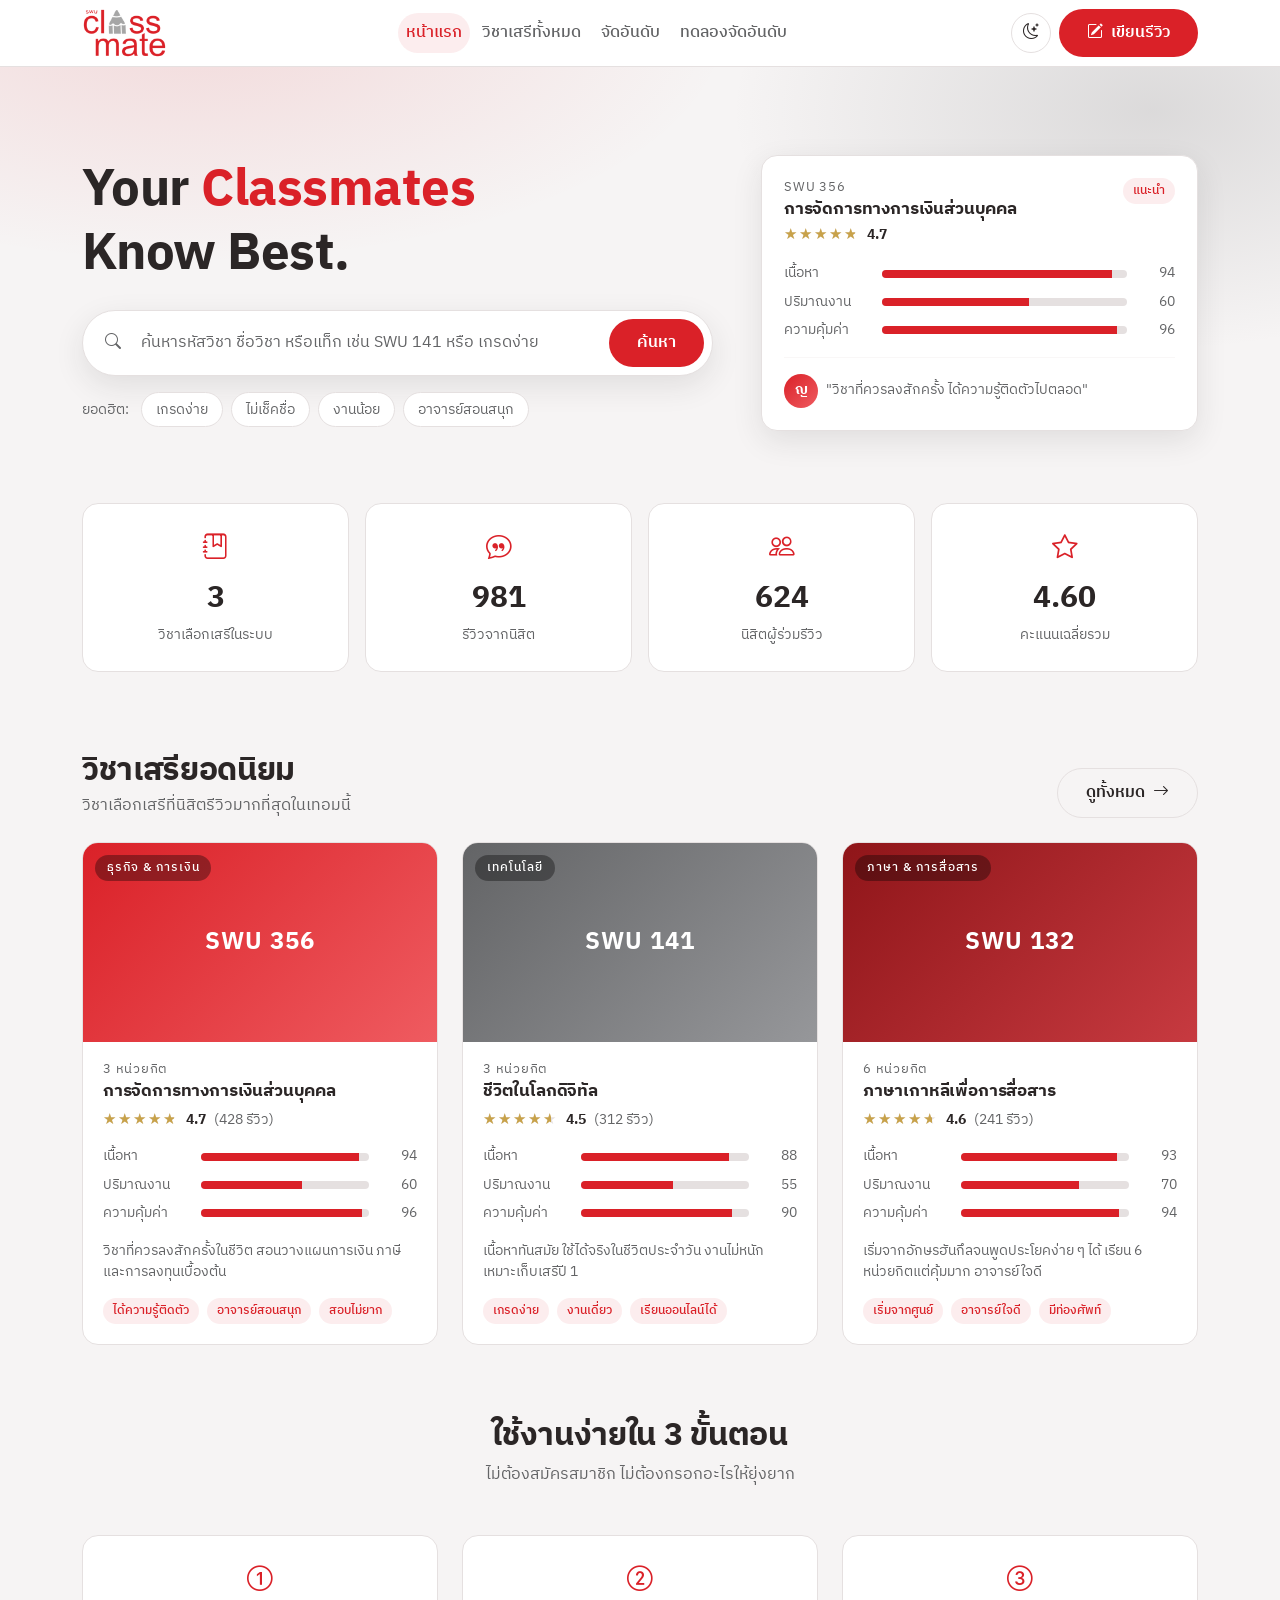
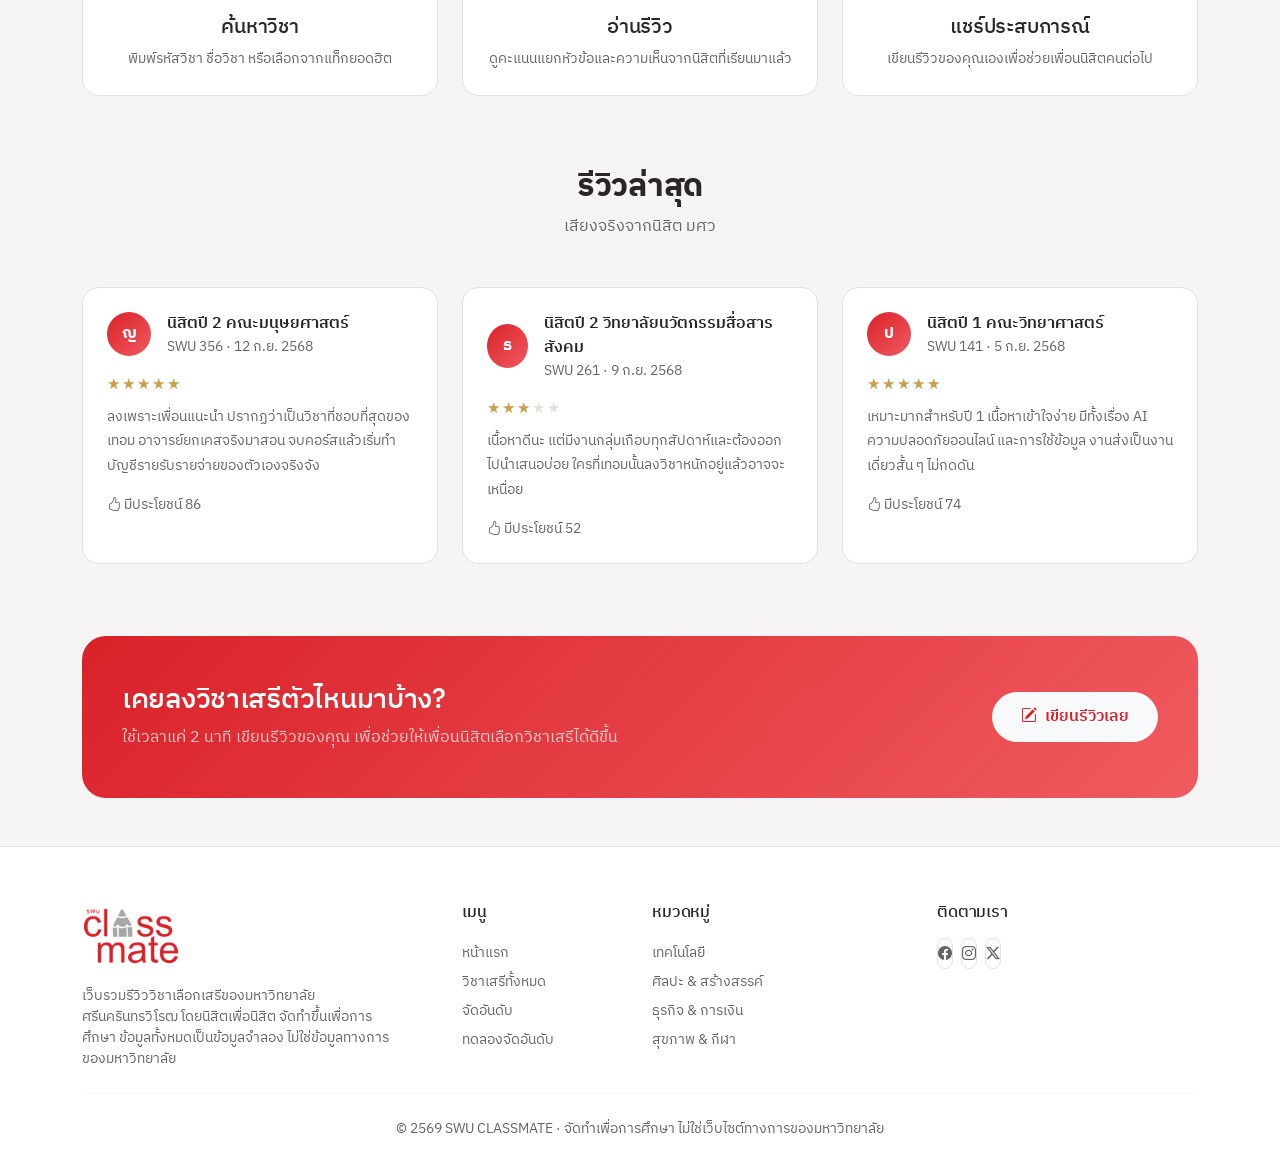
<file: index.html>
<!-- ===========================================
     SWU CLASSMATE - หน้าแรก
     โครงสร้าง: Hero + ค้นหา · แถบสถิติ · วิชายอดนิยม 3 ใบ · วิธีใช้งาน · รีวิวล่าสุด
     ใช้ JavaScript: main.js
     สไตล์ทั้งหมดมาจาก css/style.css (ไฟล์เดียวใช้ทุกหน้า)
     =========================================== -->
<!DOCTYPE html>
<!-- lang="th" บอกว่าหน้านี้เป็นภาษาไทย (ช่วยเรื่องการอ่านออกเสียงและการค้นหา)
     data-bs-theme คือสวิตช์ธีมของ Bootstrap 5.3 — js/main.js จะเปลี่ยนค่านี้เป็น "dark" ตอนกดปุ่มสลับธีม -->
<html lang="th" data-bs-theme="light">
<head>
  <meta charset="UTF-8" />
  <meta name="viewport" content="width=device-width, initial-scale=1" />
  <title>SWU CLASSMATE | รีวิววิชาเลือกเสรี มหาวิทยาลัยศรีนครินทรวิโรฒ</title>
  <meta name="description" content="SWU CLASSMATE เว็บรวมรีวิววิชาเลือกเสรีของมหาวิทยาลัยศรีนครินทรวิโรฒ จากนิสิตที่เรียนจริง ดูคะแนน ปริมาณงาน และความคุ้มค่าก่อนลงทะเบียน" />

  <!-- Google Fonts -->
  <link rel="preconnect" href="https://fonts.googleapis.com" />
  <link rel="preconnect" href="https://fonts.gstatic.com" crossorigin />
  <link href="https://fonts.googleapis.com/css2?family=IBM+Plex+Sans+Thai:wght@400;500;600;700&display=swap" rel="stylesheet" />

  <!-- Bootstrap 5.3 + Bootstrap Icons -->
  <link href="https://cdn.jsdelivr.net/npm/bootstrap@5.3.3/dist/css/bootstrap.min.css" rel="stylesheet" />
  <link href="https://cdn.jsdelivr.net/npm/bootstrap-icons@1.11.3/font/bootstrap-icons.min.css" rel="stylesheet" />

  <!-- ไอคอนประจำเว็บ (แสดงบนแท็บเบราว์เซอร์ และตอนบันทึกลงหน้าจอมือถือ) -->
  <link rel="icon" href="images/favicon-32.png" sizes="32x32" type="image/png" />
  <link rel="icon" href="images/icon-192.png" sizes="192x192" type="image/png" />
  <link rel="apple-touch-icon" href="images/apple-touch-icon.png" />
  <meta name="theme-color" content="#da2128" />

  <!-- CSS ที่เขียนเอง ต้องอยู่ "หลัง" Bootstrap เสมอ
       เพราะถ้า specificity เท่ากัน ไฟล์ที่มาทีหลังจะชนะ ถ้าสลับลำดับสีของเราจะโดน Bootstrap ทับ -->
  <link href="css/style.css" rel="stylesheet" />
</head>

<body>

  <!-- ==================== NAVBAR ==================== -->
  <nav class="navbar navbar-expand-lg cr-navbar sticky-top">
    <div class="container">

      <a class="navbar-brand d-flex align-items-center" href="index.html">
        <img src="images/logo.png" alt="SWU CLASSMATE" class="brand-logo"
             width="271" height="160" />
      </a>


      <!-- ปุ่มแฮมเบอร์เกอร์ — โผล่เฉพาะจอเล็ก (Bootstrap ซ่อนให้เองเมื่อจอ >= lg)
           data-bs-toggle/target = สั่งให้ JS ของ Bootstrap เปิด-ปิดกล่อง id="mainNav" -->
      <button class="navbar-toggler" type="button"
              data-bs-toggle="collapse" data-bs-target="#mainNav"
              aria-controls="mainNav" aria-expanded="false" aria-label="เปิด-ปิดเมนู">
        <i class="bi bi-list"></i>
      </button>

      <div class="collapse navbar-collapse" id="mainNav">
        <ul class="navbar-nav mx-auto gap-1 py-2 py-lg-0">
          <!-- active = คลาสของ Bootstrap ใช้ทำสีพื้นหลัง
               aria-current="page" = บอกโปรแกรมอ่านหน้าจอว่านี่คือหน้าที่กำลังเปิดอยู่
               ต้องมีทั้งคู่ เพราะทำคนละหน้าที่กัน -->
          <li class="nav-item"><a class="nav-link active" href="index.html" aria-current="page">หน้าแรก</a></li>
          <li class="nav-item"><a class="nav-link" href="courses.html">วิชาเสรีทั้งหมด</a></li>
          <li class="nav-item"><a class="nav-link" href="ranking.html">จัดอันดับ</a></li>
          <li class="nav-item"><a class="nav-link" href="simulator.html">ทดลองจัดอันดับ</a></li>
        </ul>

        <div class="d-flex align-items-center gap-2 pb-2 pb-lg-0">
          <!-- ปุ่มสลับโหมดสว่าง/มืด — js/main.js ผูก event ไว้ที่ id นี้
               aria-label จำเป็น เพราะข้างในมีแต่ไอคอน ไม่มีข้อความให้อ่าน -->
          <button id="themeToggle" type="button" aria-label="สลับโหมดสว่าง/มืด">
            <i class="bi bi-moon-stars"></i>
          </button>
          <a href="write-review.html" class="btn btn-cr">
            <i class="bi bi-pencil-square me-1"></i> เขียนรีวิว
          </a>
        </div>
      </div>

    </div>
  </nav>

  <!-- ==================== HERO ==================== -->
  <header class="hero">
    <div class="container">
      <div class="row align-items-center g-5">

        <!-- ฝั่งซ้าย: ข้อความ + ช่องค้นหา -->
        <div class="col-lg-7">
          <!-- lang="en" บอกว่าท่อนนี้เป็นภาษาอังกฤษ (ทั้งหน้าตั้งเป็น lang="th")
               <br /> บังคับตัดบรรทัดเอง ไม่ปล่อยให้เบราว์เซอร์ตัด จะได้เป็น "Your Classmates / Know Best."
               .text-cr ทำให้คำว่า Classmates เป็นสีแดง CI -->
          <h1 class="mb-4" lang="en">
            Your <span class="text-cr">Classmates</span><br />
            Know Best.
          </h1>

          <!-- ช่องค้นหา — js/main.js จะกรองการ์ดวิชาด้านล่างแบบสด ๆ ทุกครั้งที่พิมพ์
               role="search" บอกว่าฟอร์มนี้มีไว้ค้นหา ไม่ใช่ส่งข้อมูล -->
          <form id="searchForm" class="hero-search d-flex align-items-center mb-3" role="search">
            <i class="bi bi-search text-body-secondary me-2"></i>
            <label for="searchInput" class="visually-hidden">ค้นหาวิชาเลือกเสรี</label>
            <input id="searchInput" type="search" class="form-control"
                   placeholder="ค้นหารหัสวิชา ชื่อวิชา หรือแท็ก เช่น SWU 141 หรือ เกรดง่าย" />
            <button class="btn btn-cr" type="submit">ค้นหา</button>
          </form>

          <div class="d-flex flex-wrap gap-2">
            <span class="text-body-secondary small align-self-center me-1">ยอดฮิต:</span>
            <!-- data-keyword = คำที่จะถูกใส่ลงช่องค้นหาอัตโนมัติเมื่อคลิก (js/main.js อ่านค่านี้) -->
            <a href="#courses" class="chip" data-keyword="เกรดง่าย">เกรดง่าย</a>
            <a href="#courses" class="chip" data-keyword="ไม่เช็คชื่อ">ไม่เช็คชื่อ</a>
            <a href="#courses" class="chip" data-keyword="งานน้อย">งานน้อย</a>
            <a href="#courses" class="chip" data-keyword="อาจารย์สอนสนุก">อาจารย์สอนสนุก</a>
          </div>
        </div>

        <!-- ฝั่งขวา: การ์ดตัวอย่างวิชา -->
        <div class="col-lg-5">
          <div class="hero-card float-slow">

            <div class="d-flex justify-content-between align-items-start mb-3">
              <div>
                <div class="course-code">SWU 356</div>
                <h2 class="course-name mb-1">การจัดการทางการเงินส่วนบุคคล</h2>
                <span class="stars" role="img" style="--pct: 94%" aria-label="คะแนน 4.7 จาก 5"></span>
                <strong class="small ms-1">4.7</strong>
              </div>
              <span class="tag-pill">แนะนำ</span>
            </div>

            <div class="score-row">
              <span class="text-body-secondary">เนื้อหา</span>
              <div class="progress" role="progressbar" aria-label="เนื้อหา"
                   aria-valuenow="94" aria-valuemin="0" aria-valuemax="100">
                <div class="progress-bar" style="width: 94%"></div>
              </div>
              <span class="text-body-secondary text-end">94</span>
            </div>

            <div class="score-row">
              <span class="text-body-secondary">ปริมาณงาน</span>
              <div class="progress" role="progressbar" aria-label="ปริมาณงาน"
                   aria-valuenow="60" aria-valuemin="0" aria-valuemax="100">
                <div class="progress-bar" style="width: 60%"></div>
              </div>
              <span class="text-body-secondary text-end">60</span>
            </div>

            <div class="score-row">
              <span class="text-body-secondary">ความคุ้มค่า</span>
              <div class="progress" role="progressbar" aria-label="ความคุ้มค่า"
                   aria-valuenow="96" aria-valuemin="0" aria-valuemax="100">
                <div class="progress-bar" style="width: 96%"></div>
              </div>
              <span class="text-body-secondary text-end">96</span>
            </div>

            <hr class="my-3 hr-cr" />

            <div class="d-flex align-items-center gap-2">
              <div class="avatar avatar-sm">ญ</div>
              <p class="review-text small mb-0">
                "วิชาที่ควรลงสักครั้ง ได้ความรู้ติดตัวไปตลอด"
              </p>
            </div>

          </div>
        </div>

      </div>
    </div>
  </header>

  <!-- ==================== เนื้อหาหลัก ==================== -->
  <main>

  <!-- ==================== แถบสถิติ ==================== -->
  <section class="pb-2">
    <div class="container">
      <div class="row g-3">

        <div class="col-6 col-lg-3">
          <div class="stat-box">
            <i class="bi bi-journal-bookmark"></i>
            <p class="stat-value">3</p>
            <p class="text-body-secondary small mb-0">วิชาเลือกเสรีในระบบ</p>
          </div>
        </div>

        <div class="col-6 col-lg-3">
          <div class="stat-box">
            <i class="bi bi-chat-quote"></i>
            <p class="stat-value">981</p>
            <p class="text-body-secondary small mb-0">รีวิวจากนิสิต</p>
          </div>
        </div>

        <div class="col-6 col-lg-3">
          <div class="stat-box">
            <i class="bi bi-people"></i>
            <p class="stat-value">624</p>
            <p class="text-body-secondary small mb-0">นิสิตผู้ร่วมรีวิว</p>
          </div>
        </div>

        <div class="col-6 col-lg-3">
          <div class="stat-box">
            <i class="bi bi-star"></i>
            <p class="stat-value">4.60</p>
            <p class="text-body-secondary small mb-0">คะแนนเฉลี่ยรวม</p>
          </div>
        </div>

      </div>
    </div>
  </section>

  <!-- ==================== วิชาเสรียอดนิยม ==================== -->
  <section class="section" id="courses">
    <div class="container">

      <div class="d-flex flex-wrap justify-content-between align-items-end gap-3 mb-4">
        <div>
          <h2 class="section-title mb-1">วิชาเสรียอดนิยม</h2>
          <p class="section-subtitle mb-0">วิชาเลือกเสรีที่นิสิตรีวิวมากที่สุดในเทอมนี้</p>
        </div>
        <a href="courses.html" class="btn btn-cr-outline">
          ดูทั้งหมด <i class="bi bi-arrow-right ms-1"></i>
        </a>
      </div>

      <div class="row g-4">

        <!-- การ์ดวิชา 1 ใบ
             Bootstrap แบ่งแถวเป็น 12 ช่องเสมอ ตัวเลขท้ายคลาสคือกินกี่ช่อง
               ไม่ใส่ breakpoint = มือถือ  -> เต็มแถว (12 ช่อง) = 1 ใบต่อแถว
               col-md-6  (จอ >= 768px)     -> 6 ช่อง  = 2 ใบต่อแถว
               col-lg-4  (จอ >= 992px)     -> 4 ช่อง  = 3 ใบต่อแถว
             data-search อยู่ที่ <div> ชั้นนอก ไม่ใช่ <article> เพราะ js/main.js จะซ่อนด้วยคลาส d-none
             ถ้าใส่ไว้ที่ <article> ตัวคอลัมน์จะยังกินที่ว่างอยู่ ทำให้เกิดช่องโหว่ในแถว -->
        <!-- การ์ดที่ 1 -->
        <div class="col-md-6 col-lg-4" data-search="SWU 356 การจัดการทางการเงินส่วนบุคคล ธุรกิจ การเงิน อาจารย์สอนสนุก สอบไม่ยาก ได้ความรู้ติดตัว">
          <article class="course-card">
            <div class="course-thumb">
              <span class="cat-badge">ธุรกิจ &amp; การเงิน</span>
              SWU 356
            </div>
            <div class="course-body">
              <p class="course-code mb-0">3 หน่วยกิต</p>
              <h3 class="course-name">การจัดการทางการเงินส่วนบุคคล</h3>

              <div class="d-flex align-items-center gap-2 mb-3">
                <span class="stars" role="img" style="--pct: 94%" aria-label="คะแนน 4.7 จาก 5"></span>
                <strong class="small">4.7</strong>
                <span class="text-body-secondary small">(428 รีวิว)</span>
              </div>

              <!-- แถบคะแนนของ Bootstrap
                   Bootstrap 5.3 ย้าย role และ aria-* มาไว้ที่ .progress ตัวนอก (เวอร์ชัน 5.2 อยู่ที่ .progress-bar)
                   ส่วน style="width: 88%" เป็น inline style ที่ควรมี เพราะเป็นข้อมูลของแต่ละวิชา ไม่ใช่การจัดหน้า -->
              <div class="score-row">
                <span class="text-body-secondary">เนื้อหา</span>
                <div class="progress" role="progressbar" aria-label="เนื้อหา"
                     aria-valuenow="94" aria-valuemin="0" aria-valuemax="100">
                  <div class="progress-bar" style="width: 94%"></div>
                </div>
                <span class="text-body-secondary text-end">94</span>
              </div>
              <div class="score-row">
                <span class="text-body-secondary">ปริมาณงาน</span>
                <div class="progress" role="progressbar" aria-label="ปริมาณงาน"
                     aria-valuenow="60" aria-valuemin="0" aria-valuemax="100">
                  <div class="progress-bar" style="width: 60%"></div>
                </div>
                <span class="text-body-secondary text-end">60</span>
              </div>
              <div class="score-row">
                <span class="text-body-secondary">ความคุ้มค่า</span>
                <div class="progress" role="progressbar" aria-label="ความคุ้มค่า"
                     aria-valuenow="96" aria-valuemin="0" aria-valuemax="100">
                  <div class="progress-bar" style="width: 96%"></div>
                </div>
                <span class="text-body-secondary text-end">96</span>
              </div>

              <p class="text-body-secondary small mt-3 mb-3">
                วิชาที่ควรลงสักครั้งในชีวิต สอนวางแผนการเงิน ภาษี และการลงทุนเบื้องต้น
              </p>

              <div class="d-flex flex-wrap gap-2">
                <span class="tag-pill">ได้ความรู้ติดตัว</span>
                <span class="tag-pill">อาจารย์สอนสนุก</span>
                <span class="tag-pill">สอบไม่ยาก</span>
              </div>
            </div>
          </article>
        </div>
        <!-- การ์ดที่ 2 -->
        <div class="col-md-6 col-lg-4" data-search="SWU 141 ชีวิตในโลกดิจิทัล เทคโนโลยี เกรดง่าย งานเดี่ยว เรียนออนไลน์ได้">
          <article class="course-card">
            <div class="course-thumb thumb-gray">
              <span class="cat-badge">เทคโนโลยี</span>
              SWU 141
            </div>
            <div class="course-body">
              <p class="course-code mb-0">3 หน่วยกิต</p>
              <h3 class="course-name">ชีวิตในโลกดิจิทัล</h3>

              <div class="d-flex align-items-center gap-2 mb-3">
                <span class="stars" role="img" style="--pct: 90%" aria-label="คะแนน 4.5 จาก 5"></span>
                <strong class="small">4.5</strong>
                <span class="text-body-secondary small">(312 รีวิว)</span>
              </div>

              <div class="score-row">
                <span class="text-body-secondary">เนื้อหา</span>
                <div class="progress" role="progressbar" aria-label="เนื้อหา"
                     aria-valuenow="88" aria-valuemin="0" aria-valuemax="100">
                  <div class="progress-bar" style="width: 88%"></div>
                </div>
                <span class="text-body-secondary text-end">88</span>
              </div>
              <div class="score-row">
                <span class="text-body-secondary">ปริมาณงาน</span>
                <div class="progress" role="progressbar" aria-label="ปริมาณงาน"
                     aria-valuenow="55" aria-valuemin="0" aria-valuemax="100">
                  <div class="progress-bar" style="width: 55%"></div>
                </div>
                <span class="text-body-secondary text-end">55</span>
              </div>
              <div class="score-row">
                <span class="text-body-secondary">ความคุ้มค่า</span>
                <div class="progress" role="progressbar" aria-label="ความคุ้มค่า"
                     aria-valuenow="90" aria-valuemin="0" aria-valuemax="100">
                  <div class="progress-bar" style="width: 90%"></div>
                </div>
                <span class="text-body-secondary text-end">90</span>
              </div>

              <p class="text-body-secondary small mt-3 mb-3">
                เนื้อหาทันสมัย ใช้ได้จริงในชีวิตประจำวัน งานไม่หนัก เหมาะเก็บเสรีปี 1
              </p>

              <div class="d-flex flex-wrap gap-2">
                <span class="tag-pill">เกรดง่าย</span>
                <span class="tag-pill">งานเดี่ยว</span>
                <span class="tag-pill">เรียนออนไลน์ได้</span>
              </div>
            </div>
          </article>
        </div>
        <!-- การ์ดที่ 3 -->
        <div class="col-md-6 col-lg-4" data-search="SWU 132 ภาษาเกาหลีเพื่อการสื่อสาร ภาษา การสื่อสาร เกาหลี เริ่มจากศูนย์ อาจารย์ใจดี">
          <article class="course-card">
            <div class="course-thumb thumb-dark">
              <span class="cat-badge">ภาษา &amp; การสื่อสาร</span>
              SWU 132
            </div>
            <div class="course-body">
              <p class="course-code mb-0">6 หน่วยกิต</p>
              <h3 class="course-name">ภาษาเกาหลีเพื่อการสื่อสาร</h3>

              <div class="d-flex align-items-center gap-2 mb-3">
                <span class="stars" role="img" style="--pct: 92%" aria-label="คะแนน 4.6 จาก 5"></span>
                <strong class="small">4.6</strong>
                <span class="text-body-secondary small">(241 รีวิว)</span>
              </div>

              <div class="score-row">
                <span class="text-body-secondary">เนื้อหา</span>
                <div class="progress" role="progressbar" aria-label="เนื้อหา"
                     aria-valuenow="93" aria-valuemin="0" aria-valuemax="100">
                  <div class="progress-bar" style="width: 93%"></div>
                </div>
                <span class="text-body-secondary text-end">93</span>
              </div>
              <div class="score-row">
                <span class="text-body-secondary">ปริมาณงาน</span>
                <div class="progress" role="progressbar" aria-label="ปริมาณงาน"
                     aria-valuenow="70" aria-valuemin="0" aria-valuemax="100">
                  <div class="progress-bar" style="width: 70%"></div>
                </div>
                <span class="text-body-secondary text-end">70</span>
              </div>
              <div class="score-row">
                <span class="text-body-secondary">ความคุ้มค่า</span>
                <div class="progress" role="progressbar" aria-label="ความคุ้มค่า"
                     aria-valuenow="94" aria-valuemin="0" aria-valuemax="100">
                  <div class="progress-bar" style="width: 94%"></div>
                </div>
                <span class="text-body-secondary text-end">94</span>
              </div>

              <p class="text-body-secondary small mt-3 mb-3">
                เริ่มจากอักษรฮันกึลจนพูดประโยคง่าย ๆ ได้ เรียน 6 หน่วยกิตแต่คุ้มมาก อาจารย์ใจดี
              </p>

              <div class="d-flex flex-wrap gap-2">
                <span class="tag-pill">เริ่มจากศูนย์</span>
                <span class="tag-pill">อาจารย์ใจดี</span>
                <span class="tag-pill">มีท่องศัพท์</span>
              </div>
            </div>
          </article>
        </div>

      </div>

      <!-- แสดงเมื่อค้นหาแล้วไม่เจอ -->
      <!-- กล่องนี้ซ่อนไว้ด้วย d-none จนกว่าจะค้นหาแล้วไม่เจอวิชา (js/main.js เป็นคนสลับ) -->
      <div id="emptyState" class="text-center text-body-secondary py-5 d-none">
        <i class="bi bi-search fs-1"></i>
        <p class="mt-3 mb-0">ไม่พบวิชาเสรีที่ค้นหา ลองใช้คำอื่นดูนะ</p>
      </div>

    </div>
  </section>

  <!-- ==================== วิธีใช้งาน ==================== -->
  <section class="section pt-0">
    <div class="container">

      <div class="text-center mb-5">
        <h2 class="section-title">ใช้งานง่ายใน 3 ขั้นตอน</h2>
        <p class="section-subtitle mb-0">ไม่ต้องสมัครสมาชิก ไม่ต้องกรอกอะไรให้ยุ่งยาก</p>
      </div>

      <div class="row g-4">
        <div class="col-md-4">
          <div class="stat-box">
            <i class="bi bi-1-circle"></i>
            <h3 class="h5 mt-3 mb-2">ค้นหาวิชา</h3>
            <p class="text-body-secondary small mb-0">พิมพ์รหัสวิชา ชื่อวิชา หรือเลือกจากแท็กยอดฮิต</p>
          </div>
        </div>
        <div class="col-md-4">
          <div class="stat-box">
            <i class="bi bi-2-circle"></i>
            <h3 class="h5 mt-3 mb-2">อ่านรีวิว</h3>
            <p class="text-body-secondary small mb-0">ดูคะแนนแยกหัวข้อและความเห็นจากนิสิตที่เรียนมาแล้ว</p>
          </div>
        </div>
        <div class="col-md-4">
          <div class="stat-box">
            <i class="bi bi-3-circle"></i>
            <h3 class="h5 mt-3 mb-2">แชร์ประสบการณ์</h3>
            <p class="text-body-secondary small mb-0">เขียนรีวิวของคุณเองเพื่อช่วยเพื่อนนิสิตคนต่อไป</p>
          </div>
        </div>
      </div>

    </div>
  </section>

  <!-- ==================== รีวิวล่าสุด ==================== -->
  <section class="section pt-0">
    <div class="container">

      <div class="text-center mb-5">
        <h2 class="section-title">รีวิวล่าสุด</h2>
        <p class="section-subtitle mb-0">เสียงจริงจากนิสิต มศว</p>
      </div>

      <div class="row g-4">

        <div class="col-md-4">
          <div class="review-card">
            <div class="d-flex align-items-center gap-3 mb-3">
              <div class="avatar">ญ</div>
              <div>
                <p class="fw-semibold mb-0">นิสิตปี 2 คณะมนุษยศาสตร์</p>
                <p class="text-body-secondary small mb-0">SWU 356 · 12 ก.ย. 2568</p>
              </div>
            </div>
            <div class="mb-2">
              <span class="stars" role="img" style="--pct: 100%" aria-label="คะแนน 5 จาก 5"></span>
            </div>
            <p class="review-text small mb-3">
              ลงเพราะเพื่อนแนะนำ ปรากฏว่าเป็นวิชาที่ชอบที่สุดของเทอม อาจารย์ยกเคสจริงมาสอน
              จบคอร์สแล้วเริ่มทำบัญชีรายรับรายจ่ายของตัวเองจริงจัง
            </p>
            <p class="text-body-secondary small mb-0">
              <i class="bi bi-hand-thumbs-up"></i> มีประโยชน์ 86
            </p>
          </div>
        </div>

        <div class="col-md-4">
          <div class="review-card">
            <div class="d-flex align-items-center gap-3 mb-3">
              <div class="avatar">ธ</div>
              <div>
                <p class="fw-semibold mb-0">นิสิตปี 2 วิทยาลัยนวัตกรรมสื่อสารสังคม</p>
                <p class="text-body-secondary small mb-0">SWU 261 · 9 ก.ย. 2568</p>
              </div>
            </div>
            <div class="mb-2">
              <span class="stars" role="img" style="--pct: 60%" aria-label="คะแนน 3 จาก 5"></span>
            </div>
            <p class="review-text small mb-3">
              เนื้อหาดีนะ แต่มีงานกลุ่มเกือบทุกสัปดาห์และต้องออกไปนำเสนอบ่อย
              ใครที่เทอมนั้นลงวิชาหนักอยู่แล้วอาจจะเหนื่อย
            </p>
            <p class="text-body-secondary small mb-0">
              <i class="bi bi-hand-thumbs-up"></i> มีประโยชน์ 52
            </p>
          </div>
        </div>

        <div class="col-md-4">
          <div class="review-card">
            <div class="d-flex align-items-center gap-3 mb-3">
              <div class="avatar">ป</div>
              <div>
                <p class="fw-semibold mb-0">นิสิตปี 1 คณะวิทยาศาสตร์</p>
                <p class="text-body-secondary small mb-0">SWU 141 · 5 ก.ย. 2568</p>
              </div>
            </div>
            <div class="mb-2">
              <span class="stars" role="img" style="--pct: 100%" aria-label="คะแนน 5 จาก 5"></span>
            </div>
            <p class="review-text small mb-3">
              เหมาะมากสำหรับปี 1 เนื้อหาเข้าใจง่าย มีทั้งเรื่อง AI ความปลอดภัยออนไลน์
              และการใช้ข้อมูล งานส่งเป็นงานเดี่ยวสั้น ๆ ไม่กดดัน
            </p>
            <p class="text-body-secondary small mb-0">
              <i class="bi bi-hand-thumbs-up"></i> มีประโยชน์ 74
            </p>
          </div>
        </div>

      </div>
    </div>
  </section>

  <!-- ==================== CTA ==================== -->
  <section class="pb-5">
    <div class="container">
      <div class="cta-band d-flex flex-wrap align-items-center justify-content-between gap-4">
        <div>
          <h2 class="h3 mb-2">เคยลงวิชาเสรีตัวไหนมาบ้าง?</h2>
          <p class="mb-0 opacity-75">
            ใช้เวลาแค่ 2 นาที เขียนรีวิวของคุณ เพื่อช่วยให้เพื่อนนิสิตเลือกวิชาเสรีได้ดีขึ้น
          </p>
        </div>
        <a href="write-review.html" class="btn btn-light">
          <i class="bi bi-pencil-square me-1"></i> เขียนรีวิวเลย
        </a>
      </div>
    </div>
  </section>

  </main>

  <!-- ==================== FOOTER ==================== -->
  <footer class="cr-footer">
    <div class="container">
      <div class="row g-4">

        <div class="col-lg-4">
          <a class="navbar-brand d-flex align-items-center mb-3" href="index.html">
            <img src="images/logo.png" alt="SWU CLASSMATE" class="brand-logo brand-logo-lg"
                 width="271" height="160" />
          </a>
          <p class="text-body-secondary small mb-0 text-narrow">
            เว็บรวมรีวิววิชาเลือกเสรีของมหาวิทยาลัยศรีนครินทรวิโรฒ โดยนิสิตเพื่อนิสิต
            จัดทำขึ้นเพื่อการศึกษา ข้อมูลทั้งหมดเป็นข้อมูลจำลอง ไม่ใช่ข้อมูลทางการของมหาวิทยาลัย
          </p>
        </div>

        <div class="col-6 col-lg-2">
          <h2 class="h6 mb-3">เมนู</h2>
          <ul class="list-unstyled small mb-0">
            <li><a href="index.html">หน้าแรก</a></li>
            <li><a href="courses.html">วิชาเสรีทั้งหมด</a></li>
            <li><a href="ranking.html">จัดอันดับ</a></li>
            <li><a href="simulator.html">ทดลองจัดอันดับ</a></li>
          </ul>
        </div>

        <div class="col-6 col-lg-3">
          <h2 class="h6 mb-3">หมวดหมู่</h2>
          <ul class="list-unstyled small mb-0">
            <li><a href="courses.html">เทคโนโลยี</a></li>
            <li><a href="courses.html">ศิลปะ &amp; สร้างสรรค์</a></li>
            <li><a href="courses.html">ธุรกิจ &amp; การเงิน</a></li>
            <li><a href="courses.html">สุขภาพ &amp; กีฬา</a></li>
          </ul>
        </div>

        <div class="col-6 col-lg-3">
          <h2 class="h6 mb-3">ติดตามเรา</h2>
          <div class="d-flex gap-2">
            <a href="#" class="chip" aria-label="Facebook"><i class="bi bi-facebook"></i></a>
            <a href="#" class="chip" aria-label="Instagram"><i class="bi bi-instagram"></i></a>
            <a href="#" class="chip" aria-label="X"><i class="bi bi-twitter-x"></i></a>
          </div>
        </div>

      </div>

      <hr class="my-4 hr-cr" />
      <p class="text-center text-body-secondary small mb-0">
        <!-- span ว่างเปล่า รอ js/main.js เติมปี พ.ศ. ให้ตอนโหลดหน้า
             ทำแบบนี้เพื่อไม่ต้องไล่แก้ปีใน 6 ไฟล์ทุกปี -->
        &copy; <span id="year"></span> SWU CLASSMATE · จัดทำเพื่อการศึกษา ไม่ใช่เว็บไซต์ทางการของมหาวิทยาลัย
      </p>

    </div>
  </footer>

  <!-- Bootstrap JS (ใช้สำหรับเมนูมือถือ) -->
  <script src="https://cdn.jsdelivr.net/npm/bootstrap@5.3.3/dist/js/bootstrap.bundle.min.js"></script>
  <!-- JS ของเว็บ (ปี, โหมดมืด, ค้นหา) -->
  <script src="js/main.js"></script>
</body>
</html>
</file>
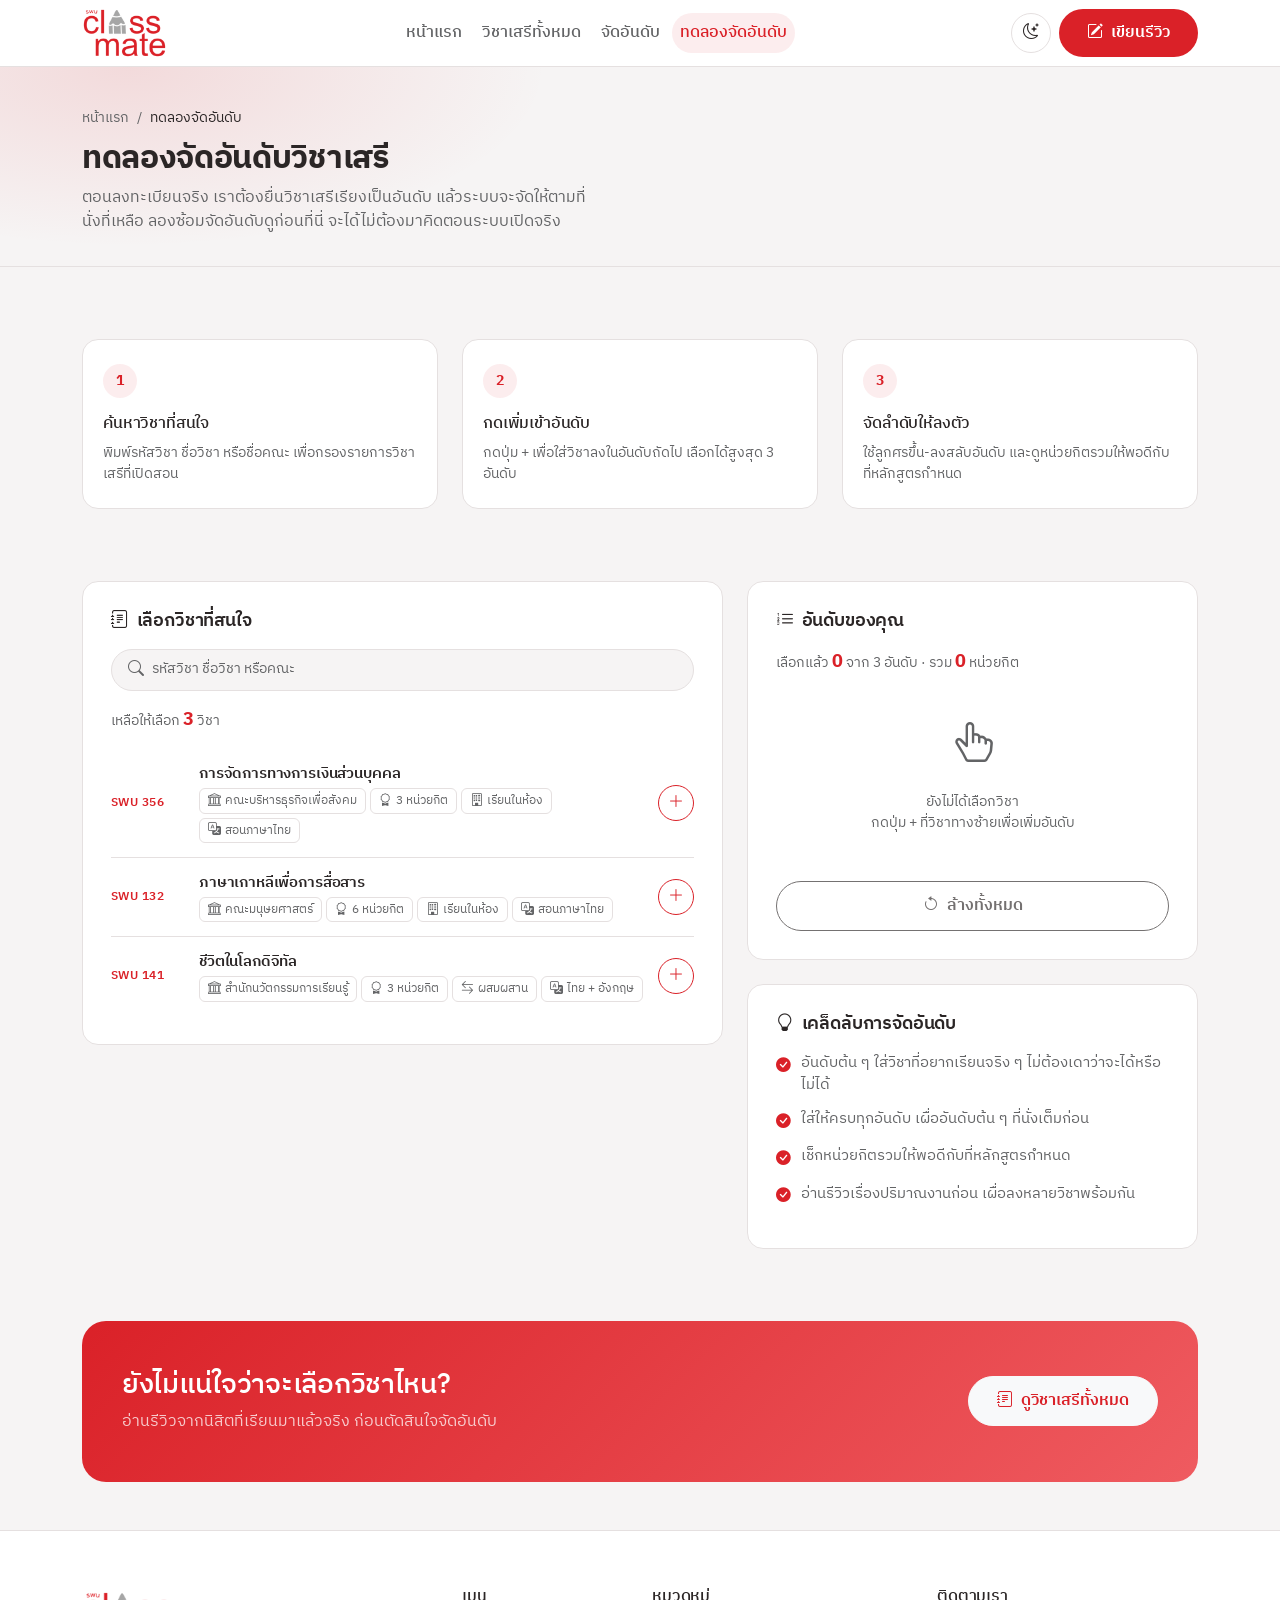
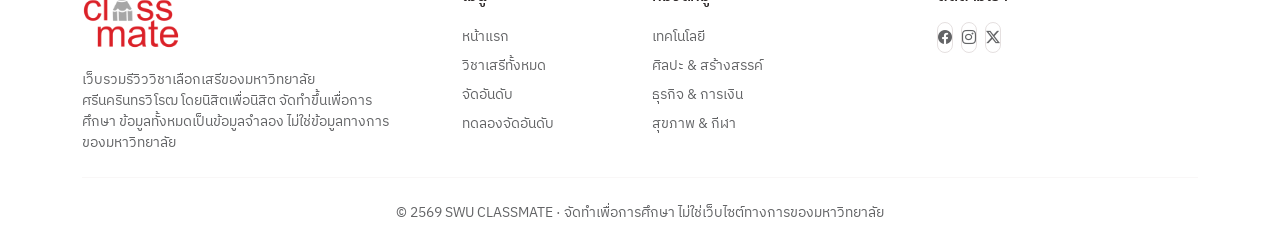
<file: about.html>
<!-- ===========================================
     SWU CLASSMATE - ทดลองจัดอันดับวิชาเสรี
     โครงสร้าง: คลังวิชา (ซ้าย) + อันดับที่เลือก (ขวา)
     ใช้ JavaScript: main.js + simulator.js
     สไตล์ทั้งหมดมาจาก css/style.css (ไฟล์เดียวใช้ทุกหน้า)
     =========================================== -->
<!DOCTYPE html>
<!-- lang="th" บอกว่าหน้านี้เป็นภาษาไทย (ช่วยเรื่องการอ่านออกเสียงและการค้นหา)
     data-bs-theme คือสวิตช์ธีมของ Bootstrap 5.3 — js/main.js จะเปลี่ยนค่านี้เป็น "dark" ตอนกดปุ่มสลับธีม -->
<html lang="th" data-bs-theme="light">
<head>
  <meta charset="UTF-8" />
  <meta name="viewport" content="width=device-width, initial-scale=1" />
  <title>ทดลองจัดอันดับวิชาเสรี | SWU CLASSMATE</title>
  <meta name="description" content="ทดลองจัดอันดับวิชาเลือกเสรีของมหาวิทยาลัยศรีนครินทรวิโรฒ ค้นหาวิชา เพิ่มเข้าอันดับ แล้วจัดลำดับให้ลงตัว ก่อนยื่นจริงในระบบลงทะเบียน" />

  <!-- Google Fonts -->
  <link rel="preconnect" href="https://fonts.googleapis.com" />
  <link rel="preconnect" href="https://fonts.gstatic.com" crossorigin />
  <link href="https://fonts.googleapis.com/css2?family=IBM+Plex+Sans+Thai:wght@400;500;600;700&display=swap" rel="stylesheet" />

  <!-- Bootstrap 5.3 + Bootstrap Icons -->
  <link href="https://cdn.jsdelivr.net/npm/bootstrap@5.3.3/dist/css/bootstrap.min.css" rel="stylesheet" />
  <link href="https://cdn.jsdelivr.net/npm/bootstrap-icons@1.11.3/font/bootstrap-icons.min.css" rel="stylesheet" />

  <!-- ไอคอนประจำเว็บ (แสดงบนแท็บเบราว์เซอร์ และตอนบันทึกลงหน้าจอมือถือ) -->
  <link rel="icon" href="images/favicon-32.png" sizes="32x32" type="image/png" />
  <link rel="icon" href="images/icon-192.png" sizes="192x192" type="image/png" />
  <link rel="apple-touch-icon" href="images/apple-touch-icon.png" />
  <meta name="theme-color" content="#da2128" />

  <!-- CSS ที่เขียนเอง ต้องอยู่ "หลัง" Bootstrap เสมอ
       เพราะถ้า specificity เท่ากัน ไฟล์ที่มาทีหลังจะชนะ ถ้าสลับลำดับสีของเราจะโดน Bootstrap ทับ -->
  <link href="css/style.css" rel="stylesheet" />
</head>

<body>

  <!-- ==================== NAVBAR ==================== -->
  <nav class="navbar navbar-expand-lg cr-navbar sticky-top">
    <div class="container">

      <a class="navbar-brand d-flex align-items-center" href="index.html">
        <img src="images/logo.png" alt="SWU CLASSMATE" class="brand-logo"
             width="271" height="160" />
      </a>


      <!-- ปุ่มแฮมเบอร์เกอร์ — โผล่เฉพาะจอเล็ก (Bootstrap ซ่อนให้เองเมื่อจอ >= lg)
           data-bs-toggle/target = สั่งให้ JS ของ Bootstrap เปิด-ปิดกล่อง id="mainNav" -->
      <button class="navbar-toggler" type="button"
              data-bs-toggle="collapse" data-bs-target="#mainNav"
              aria-controls="mainNav" aria-expanded="false" aria-label="เปิด-ปิดเมนู">
        <i class="bi bi-list"></i>
      </button>

      <div class="collapse navbar-collapse" id="mainNav">
        <ul class="navbar-nav mx-auto gap-1 py-2 py-lg-0">
          <li class="nav-item"><a class="nav-link" href="index.html">หน้าแรก</a></li>
          <li class="nav-item"><a class="nav-link" href="courses.html">วิชาเสรีทั้งหมด</a></li>
          <li class="nav-item"><a class="nav-link" href="ranking.html">จัดอันดับ</a></li>
          <!-- active = คลาสของ Bootstrap ใช้ทำสีพื้นหลัง
               aria-current="page" = บอกโปรแกรมอ่านหน้าจอว่านี่คือหน้าที่กำลังเปิดอยู่
               ต้องมีทั้งคู่ เพราะทำคนละหน้าที่กัน -->
          <li class="nav-item"><a class="nav-link active" href="about.html" aria-current="page">ทดลองจัดอันดับ</a></li>
        </ul>

        <div class="d-flex align-items-center gap-2 pb-2 pb-lg-0">
          <!-- ปุ่มสลับโหมดสว่าง/มืด — js/main.js ผูก event ไว้ที่ id นี้
               aria-label จำเป็น เพราะข้างในมีแต่ไอคอน ไม่มีข้อความให้อ่าน -->
          <button id="themeToggle" type="button" aria-label="สลับโหมดสว่าง/มืด">
            <i class="bi bi-moon-stars"></i>
          </button>
          <a href="write-review.html" class="btn btn-cr">
            <i class="bi bi-pencil-square me-1"></i> เขียนรีวิว
          </a>
        </div>
      </div>

    </div>
  </nav>

  <!-- ==================== หัวหน้าเพจ ==================== -->
  <header class="page-head">
    <div class="container">

      <nav aria-label="breadcrumb">
        <ol class="breadcrumb">
          <li class="breadcrumb-item"><a href="index.html">หน้าแรก</a></li>
          <li class="breadcrumb-item active" aria-current="page">ทดลองจัดอันดับ</li>
        </ol>
      </nav>

      <h1 class="section-title mb-2">ทดลองจัดอันดับวิชาเสรี</h1>
      <p class="text-body-secondary mb-0 text-narrow-lg">
        ตอนลงทะเบียนจริง เราต้องยื่นวิชาเสรีเรียงเป็นอันดับ แล้วระบบจะจัดให้ตามที่นั่งที่เหลือ
        ลองซ้อมจัดอันดับดูก่อนที่นี่ จะได้ไม่ต้องมาคิดตอนระบบเปิดจริง
      </p>

    </div>
  </header>

  <!-- ==================== เนื้อหาหลัก ==================== -->
  <main>

  <!-- ---------- วิธีใช้ 3 ขั้น ---------- -->
  <section class="section pb-0">
    <div class="container">
      <div class="row g-4">

        <div class="col-md-4">
          <div class="step-card">
            <p class="step-badge mb-3">1</p>
            <h2 class="h6 mb-2">ค้นหาวิชาที่สนใจ</h2>
            <p class="text-body-secondary small mb-0">
              พิมพ์รหัสวิชา ชื่อวิชา หรือชื่อคณะ เพื่อกรองรายการวิชาเสรีที่เปิดสอน
            </p>
          </div>
        </div>

        <div class="col-md-4">
          <div class="step-card">
            <p class="step-badge mb-3">2</p>
            <h2 class="h6 mb-2">กดเพิ่มเข้าอันดับ</h2>
            <p class="text-body-secondary small mb-0">
              กดปุ่ม + เพื่อใส่วิชาลงในอันดับถัดไป เลือกได้สูงสุด 3 อันดับ
            </p>
          </div>
        </div>

        <div class="col-md-4">
          <div class="step-card">
            <p class="step-badge mb-3">3</p>
            <h2 class="h6 mb-2">จัดลำดับให้ลงตัว</h2>
            <p class="text-body-secondary small mb-0">
              ใช้ลูกศรขึ้น-ลงสลับอันดับ และดูหน่วยกิตรวมให้พอดีกับที่หลักสูตรกำหนด
            </p>
          </div>
        </div>

      </div>
    </div>
  </section>

  <!-- ---------- คลังวิชา + อันดับของคุณ ---------- -->
  <section class="section">
    <div class="container">
      <div class="row g-4">

        <!-- คอลัมน์ซ้าย: เลือกวิชา -->
        <div class="col-lg-7">
          <div class="panel">

            <h2 class="panel-title">
              <i class="bi bi-journal-text me-1" aria-hidden="true"></i> เลือกวิชาที่สนใจ
            </h2>

            <div class="filter-search d-flex align-items-center gap-2 mb-3">
              <i class="bi bi-search text-body-secondary" aria-hidden="true"></i>
              <label for="poolSearch" class="visually-hidden">ค้นหาวิชาเสรี</label>
              <input type="search" class="form-control" id="poolSearch"
                     placeholder="รหัสวิชา ชื่อวิชา หรือคณะ" />
            </div>

            <p class="rank-counter mb-3" aria-live="polite">
              เหลือให้เลือก <strong id="poolCount">3</strong> วิชา
            </p>

            <div id="poolList">
            <!-- การ์ดวิชาในคลัง เขียนเป็น HTML จริงทั้งหมด ไม่ได้สร้างจาก JavaScript
                 js/simulator.js เก็บไว้แค่ "รหัสวิชา" เวลาต้องการชื่อหรือหน่วยกิต
                 จะย้อนมาอ่านจาก data-* ของการ์ดใบนี้เสมอ ข้อมูลจึงมีที่เดียว ไม่มีทางไม่ตรงกัน -->
            <article class="pick-row"
                     data-code="SWU356" data-name="การจัดการทางการเงินส่วนบุคคล"
                     data-credit="3"
                     data-search="SWU 356 การจัดการทางการเงินส่วนบุคคล ธุรกิจ &amp; การเงิน คณะบริหารธุรกิจเพื่อสังคม">
              <p class="pick-code mb-0">SWU 356</p>
              <div class="pick-body">
                <h3 class="pick-name">การจัดการทางการเงินส่วนบุคคล</h3>
                <div class="d-flex flex-wrap gap-1">
                  <span class="meta-badge"><i class="bi bi-bank" aria-hidden="true"></i> คณะบริหารธุรกิจเพื่อสังคม</span>
                  <span class="meta-badge"><i class="bi bi-award" aria-hidden="true"></i> 3 หน่วยกิต</span>
                  <span class="meta-badge"><i class="bi bi-building" aria-hidden="true"></i> เรียนในห้อง</span>
                  <span class="meta-badge"><i class="bi bi-translate" aria-hidden="true"></i> สอนภาษาไทย</span>
                </div>
              </div>
              <!-- data-add เป็นป้ายให้ JS หาปุ่มนี้เจอ (ไม่ได้ใช้ทำสไตล์)
                   ตั้งชื่อแบบนี้เพื่อไม่ให้ปนกับคลาสที่ใช้จัดหน้าตา -->
              <button type="button" class="btn-add" data-add
                      aria-label="เพิ่ม การจัดการทางการเงินส่วนบุคคล เข้าอันดับ">
                <i class="bi bi-plus-lg" aria-hidden="true"></i>
              </button>
            </article>
            <article class="pick-row"
                     data-code="SWU132" data-name="ภาษาเกาหลีเพื่อการสื่อสาร"
                     data-credit="6"
                     data-search="SWU 132 ภาษาเกาหลีเพื่อการสื่อสาร ภาษา &amp; การสื่อสาร คณะมนุษยศาสตร์">
              <p class="pick-code mb-0">SWU 132</p>
              <div class="pick-body">
                <h3 class="pick-name">ภาษาเกาหลีเพื่อการสื่อสาร</h3>
                <div class="d-flex flex-wrap gap-1">
                  <span class="meta-badge"><i class="bi bi-bank" aria-hidden="true"></i> คณะมนุษยศาสตร์</span>
                  <span class="meta-badge"><i class="bi bi-award" aria-hidden="true"></i> 6 หน่วยกิต</span>
                  <span class="meta-badge"><i class="bi bi-building" aria-hidden="true"></i> เรียนในห้อง</span>
                  <span class="meta-badge"><i class="bi bi-translate" aria-hidden="true"></i> สอนภาษาไทย</span>
                </div>
              </div>
              <button type="button" class="btn-add" data-add
                      aria-label="เพิ่ม ภาษาเกาหลีเพื่อการสื่อสาร เข้าอันดับ">
                <i class="bi bi-plus-lg" aria-hidden="true"></i>
              </button>
            </article>
            <article class="pick-row"
                     data-code="SWU141" data-name="ชีวิตในโลกดิจิทัล"
                     data-credit="3"
                     data-search="SWU 141 ชีวิตในโลกดิจิทัล เทคโนโลยี สำนักนวัตกรรมการเรียนรู้">
              <p class="pick-code mb-0">SWU 141</p>
              <div class="pick-body">
                <h3 class="pick-name">ชีวิตในโลกดิจิทัล</h3>
                <div class="d-flex flex-wrap gap-1">
                  <span class="meta-badge"><i class="bi bi-bank" aria-hidden="true"></i> สำนักนวัตกรรมการเรียนรู้</span>
                  <span class="meta-badge"><i class="bi bi-award" aria-hidden="true"></i> 3 หน่วยกิต</span>
                  <span class="meta-badge"><i class="bi bi-arrow-left-right" aria-hidden="true"></i> ผสมผสาน</span>
                  <span class="meta-badge"><i class="bi bi-translate" aria-hidden="true"></i> ไทย + อังกฤษ</span>
                </div>
              </div>
              <button type="button" class="btn-add" data-add
                      aria-label="เพิ่ม ชีวิตในโลกดิจิทัล เข้าอันดับ">
                <i class="bi bi-plus-lg" aria-hidden="true"></i>
              </button>
            </article>
            </div>

            <div id="poolEmpty" class="text-center text-body-secondary py-5 d-none">
              <i class="bi bi-inbox fs-1" aria-hidden="true"></i>
              <p class="mt-3 mb-0">ไม่พบวิชาที่ค้นหา</p>
            </div>

          </div>
        </div>

        <!-- คอลัมน์ขวา: อันดับของคุณ -->
        <aside class="col-lg-5">
          <div class="sticky-side">

            <div class="panel mb-4">
              <h2 class="panel-title">
                <i class="bi bi-list-ol me-1" aria-hidden="true"></i> อันดับของคุณ
              </h2>

              <p class="rank-counter mb-3" aria-live="polite">
                เลือกแล้ว <strong id="rankCount">0</strong> จาก 3 อันดับ
                &middot; รวม <strong id="creditSum">0</strong> หน่วยกิต
              </p>

              <!-- <ol> ว่างเปล่า — js/simulator.js สร้าง <li> ใส่ให้ตอนผู้ใช้กดเพิ่มวิชา
                   ใช้ <ol> เพราะลำดับมีความหมาย (อันดับ 1 ต่างจากอันดับ 3) ไม่ใช่ <ul> -->
              <ol class="rank-list" id="rankList"></ol>

              <div id="rankEmpty" class="text-center text-body-secondary py-4">
                <i class="bi bi-hand-index-thumb fs-1" aria-hidden="true"></i>
                <p class="mt-3 mb-0 small">
                  ยังไม่ได้เลือกวิชา<br />กดปุ่ม + ที่วิชาทางซ้ายเพื่อเพิ่มอันดับ
                </p>
              </div>

              <div class="d-grid gap-2 mt-4">
                <button type="button" class="btn btn-cr-outline" id="clearBtn" disabled>
                  <i class="bi bi-arrow-counterclockwise me-1" aria-hidden="true"></i> ล้างทั้งหมด
                </button>
              </div>
            </div>

            <div class="panel">
              <h2 class="panel-title">
                <i class="bi bi-lightbulb me-1" aria-hidden="true"></i> เคล็ดลับการจัดอันดับ
              </h2>
              <ul class="check-list">
                <li><i class="bi bi-check-circle-fill" aria-hidden="true"></i> อันดับต้น ๆ ใส่วิชาที่อยากเรียนจริง ๆ ไม่ต้องเดาว่าจะได้หรือไม่ได้</li>
                <li><i class="bi bi-check-circle-fill" aria-hidden="true"></i> ใส่ให้ครบทุกอันดับ เผื่ออันดับต้น ๆ ที่นั่งเต็มก่อน</li>
                <li><i class="bi bi-check-circle-fill" aria-hidden="true"></i> เช็กหน่วยกิตรวมให้พอดีกับที่หลักสูตรกำหนด</li>
                <li><i class="bi bi-check-circle-fill" aria-hidden="true"></i> อ่านรีวิวเรื่องปริมาณงานก่อน เผื่อลงหลายวิชาพร้อมกัน</li>
              </ul>
            </div>

          </div>
        </aside>

      </div>
    </div>
  </section>

  <!-- ==================== CTA ==================== -->
  <section class="pb-5">
    <div class="container">
      <div class="cta-band d-flex flex-wrap align-items-center justify-content-between gap-4">
        <div>
          <h2 class="h3 mb-2">ยังไม่แน่ใจว่าจะเลือกวิชาไหน?</h2>
          <p class="mb-0 opacity-75">
            อ่านรีวิวจากนิสิตที่เรียนมาแล้วจริง ก่อนตัดสินใจจัดอันดับ
          </p>
        </div>
        <a href="courses.html" class="btn btn-light">
          <i class="bi bi-journal-text me-1" aria-hidden="true"></i> ดูวิชาเสรีทั้งหมด
        </a>
      </div>
    </div>
  </section>

  </main>

  <!-- ==================== FOOTER ==================== -->
  <footer class="cr-footer">
    <div class="container">
      <div class="row g-4">

        <div class="col-lg-4">
          <a class="navbar-brand d-flex align-items-center mb-3" href="index.html">
            <img src="images/logo.png" alt="SWU CLASSMATE" class="brand-logo brand-logo-lg"
                 width="271" height="160" />
          </a>
          <p class="text-body-secondary small mb-0 text-narrow">
            เว็บรวมรีวิววิชาเลือกเสรีของมหาวิทยาลัยศรีนครินทรวิโรฒ โดยนิสิตเพื่อนิสิต
            จัดทำขึ้นเพื่อการศึกษา ข้อมูลทั้งหมดเป็นข้อมูลจำลอง ไม่ใช่ข้อมูลทางการของมหาวิทยาลัย
          </p>
        </div>

        <div class="col-6 col-lg-2">
          <h2 class="h6 mb-3">เมนู</h2>
          <ul class="list-unstyled small mb-0">
            <li><a href="index.html">หน้าแรก</a></li>
            <li><a href="courses.html">วิชาเสรีทั้งหมด</a></li>
            <li><a href="ranking.html">จัดอันดับ</a></li>
            <li><a href="about.html">ทดลองจัดอันดับ</a></li>
          </ul>
        </div>

        <div class="col-6 col-lg-3">
          <h2 class="h6 mb-3">หมวดหมู่</h2>
          <ul class="list-unstyled small mb-0">
            <li><a href="courses.html">เทคโนโลยี</a></li>
            <li><a href="courses.html">ศิลปะ &amp; สร้างสรรค์</a></li>
            <li><a href="courses.html">ธุรกิจ &amp; การเงิน</a></li>
            <li><a href="courses.html">สุขภาพ &amp; กีฬา</a></li>
          </ul>
        </div>

        <div class="col-6 col-lg-3">
          <h2 class="h6 mb-3">ติดตามเรา</h2>
          <div class="d-flex gap-2">
            <a href="#" class="chip" aria-label="Facebook"><i class="bi bi-facebook"></i></a>
            <a href="#" class="chip" aria-label="Instagram"><i class="bi bi-instagram"></i></a>
            <a href="#" class="chip" aria-label="X"><i class="bi bi-twitter-x"></i></a>
          </div>
        </div>

      </div>

      <hr class="my-4 hr-cr" />
      <p class="text-center text-body-secondary small mb-0">
        <!-- span ว่างเปล่า รอ js/main.js เติมปี พ.ศ. ให้ตอนโหลดหน้า
             ทำแบบนี้เพื่อไม่ต้องไล่แก้ปีใน 6 ไฟล์ทุกปี -->
        &copy; <span id="year"></span> SWU CLASSMATE · จัดทำเพื่อการศึกษา ไม่ใช่เว็บไซต์ทางการของมหาวิทยาลัย
      </p>

    </div>
  </footer>

  <!-- Bootstrap JS (ใช้สำหรับเมนูมือถือ) -->
  <script src="https://cdn.jsdelivr.net/npm/bootstrap@5.3.3/dist/js/bootstrap.bundle.min.js"></script>
  <!-- JS ของเว็บ -->
  <script src="js/main.js"></script>
  <script src="js/simulator.js"></script>
</body>
</html>
</file>
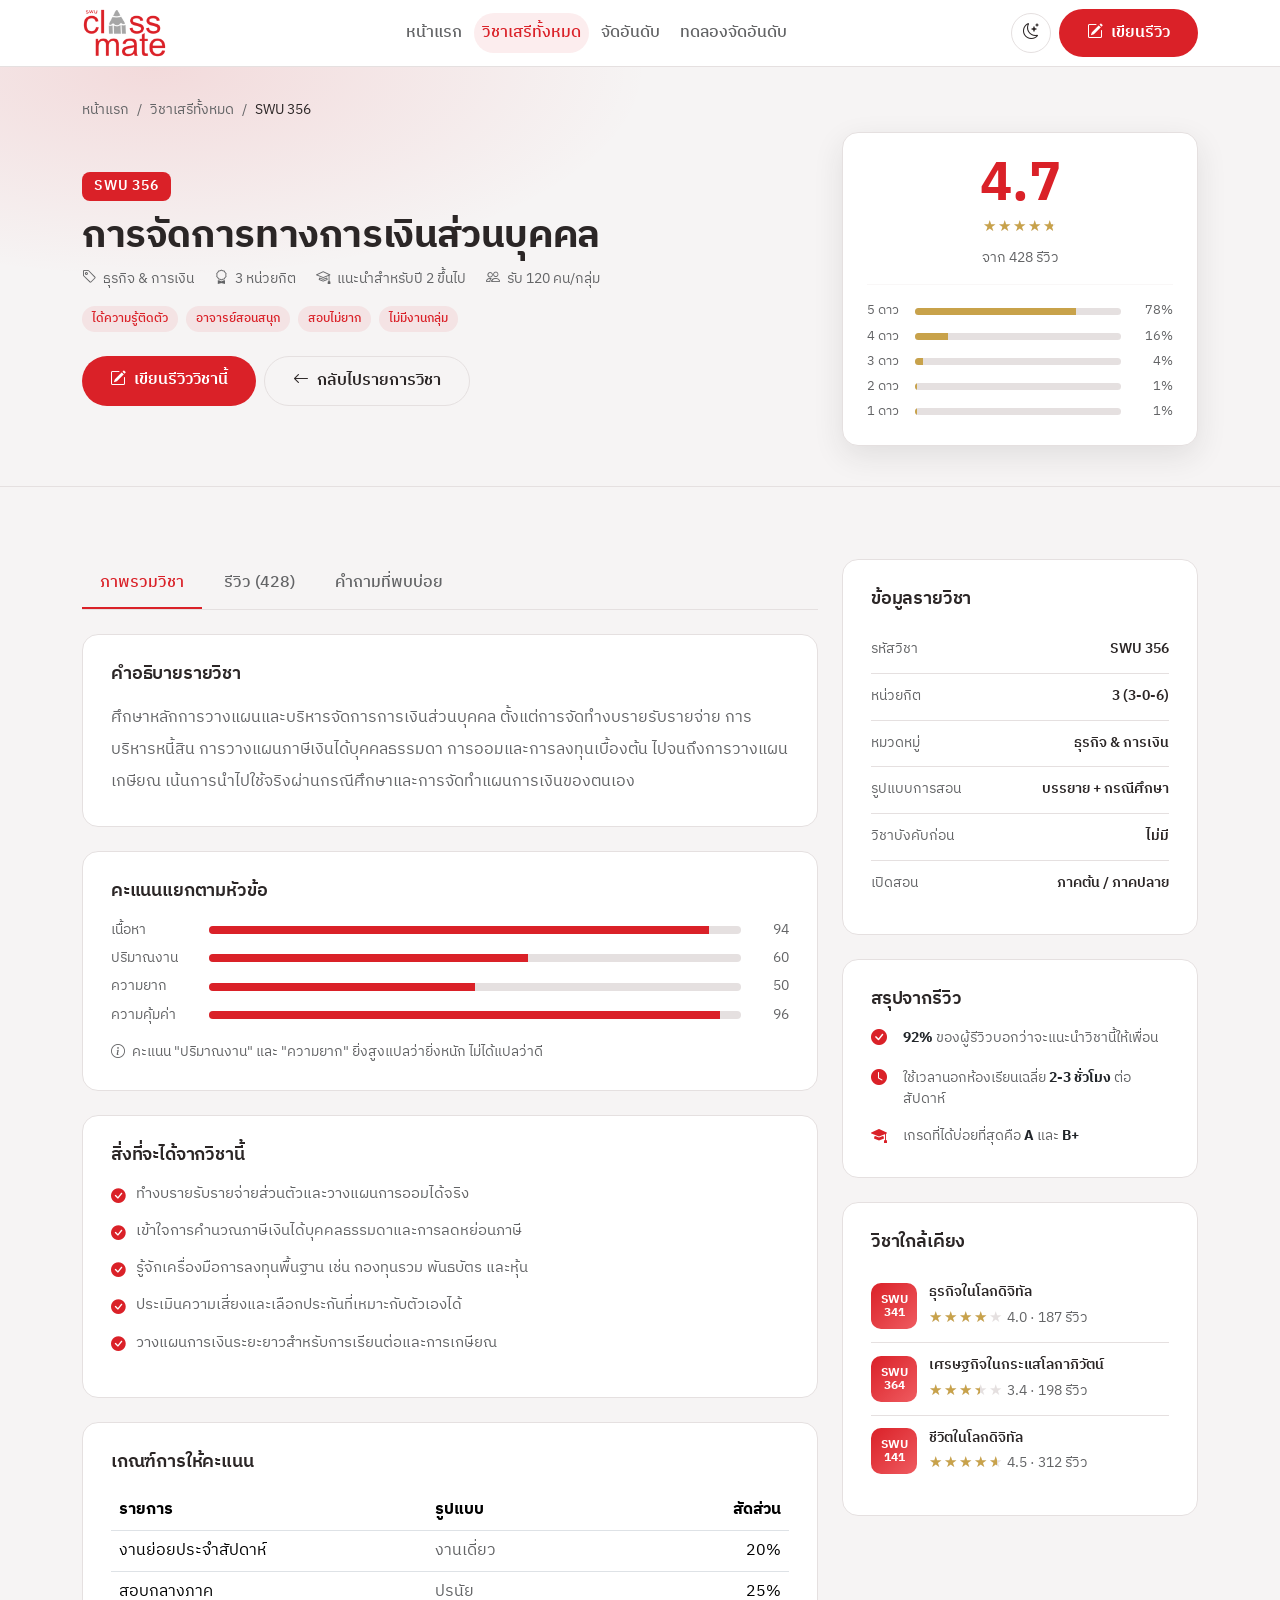
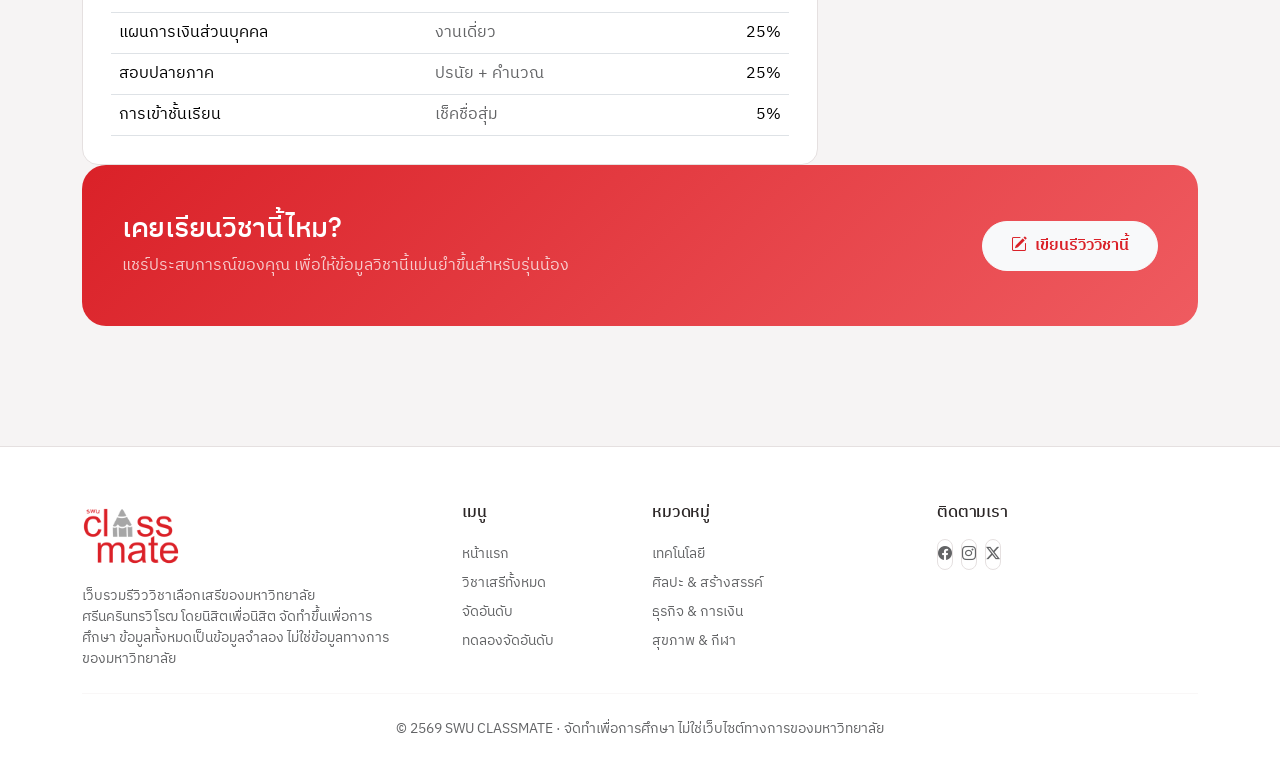
<file: course-detail.html>
<!-- ===========================================
     SWU CLASSMATE - รายละเอียดวิชา SWU 356
     โครงสร้าง: หัวหน้าวิชา + คะแนนรวม · แท็บ 3 แท็บ · แถบข้างที่เลื่อนตาม
     ใช้ JavaScript: main.js
     สไตล์ทั้งหมดมาจาก css/style.css (ไฟล์เดียวใช้ทุกหน้า)
     =========================================== -->
<!DOCTYPE html>
<!-- lang="th" บอกว่าหน้านี้เป็นภาษาไทย (ช่วยเรื่องการอ่านออกเสียงและการค้นหา)
     data-bs-theme คือสวิตช์ธีมของ Bootstrap 5.3 — js/main.js จะเปลี่ยนค่านี้เป็น "dark" ตอนกดปุ่มสลับธีม -->
<html lang="th" data-bs-theme="light">
<head>
  <meta charset="UTF-8" />
  <meta name="viewport" content="width=device-width, initial-scale=1" />
  <title>SWU 356 การจัดการทางการเงินส่วนบุคคล | SWU CLASSMATE</title>
  <meta name="description" content="รีวิววิชา SWU 356 การจัดการทางการเงินส่วนบุคคล จากนิสิต มศว 428 รีวิว คะแนนเฉลี่ย 4.7 ดูปริมาณงาน ความยาก และเกณฑ์ให้คะแนน" />

  <!-- Google Fonts -->
  <link rel="preconnect" href="https://fonts.googleapis.com" />
  <link rel="preconnect" href="https://fonts.gstatic.com" crossorigin />
  <link href="https://fonts.googleapis.com/css2?family=IBM+Plex+Sans+Thai:wght@400;500;600;700&display=swap" rel="stylesheet" />

  <!-- Bootstrap 5.3 + Bootstrap Icons -->
  <link href="https://cdn.jsdelivr.net/npm/bootstrap@5.3.3/dist/css/bootstrap.min.css" rel="stylesheet" />
  <link href="https://cdn.jsdelivr.net/npm/bootstrap-icons@1.11.3/font/bootstrap-icons.min.css" rel="stylesheet" />

  <!-- ไอคอนประจำเว็บ (แสดงบนแท็บเบราว์เซอร์ และตอนบันทึกลงหน้าจอมือถือ) -->
  <link rel="icon" href="images/favicon-32.png" sizes="32x32" type="image/png" />
  <link rel="icon" href="images/icon-192.png" sizes="192x192" type="image/png" />
  <link rel="apple-touch-icon" href="images/apple-touch-icon.png" />
  <meta name="theme-color" content="#da2128" />

  <!-- CSS ที่เขียนเอง ต้องอยู่ "หลัง" Bootstrap เสมอ
       เพราะถ้า specificity เท่ากัน ไฟล์ที่มาทีหลังจะชนะ ถ้าสลับลำดับสีของเราจะโดน Bootstrap ทับ -->
  <link href="css/style.css" rel="stylesheet" />
</head>

<body>

  <!-- ==================== NAVBAR ==================== -->
  <nav class="navbar navbar-expand-lg cr-navbar sticky-top">
    <div class="container">

      <a class="navbar-brand d-flex align-items-center" href="index.html">
        <img src="images/logo.png" alt="SWU CLASSMATE" class="brand-logo"
             width="271" height="160" />
      </a>


      <!-- ปุ่มแฮมเบอร์เกอร์ — โผล่เฉพาะจอเล็ก (Bootstrap ซ่อนให้เองเมื่อจอ >= lg)
           data-bs-toggle/target = สั่งให้ JS ของ Bootstrap เปิด-ปิดกล่อง id="mainNav" -->
      <button class="navbar-toggler" type="button"
              data-bs-toggle="collapse" data-bs-target="#mainNav"
              aria-controls="mainNav" aria-expanded="false" aria-label="เปิด-ปิดเมนู">
        <i class="bi bi-list"></i>
      </button>

      <div class="collapse navbar-collapse" id="mainNav">
        <ul class="navbar-nav mx-auto gap-1 py-2 py-lg-0">
          <li class="nav-item"><a class="nav-link" href="index.html">หน้าแรก</a></li>
          <!-- active = คลาสของ Bootstrap ใช้ทำสีพื้นหลัง
               aria-current="page" = บอกโปรแกรมอ่านหน้าจอว่านี่คือหน้าที่กำลังเปิดอยู่
               ต้องมีทั้งคู่ เพราะทำคนละหน้าที่กัน -->
          <li class="nav-item"><a class="nav-link active" href="courses.html" aria-current="true">วิชาเสรีทั้งหมด</a></li>
          <li class="nav-item"><a class="nav-link" href="ranking.html">จัดอันดับ</a></li>
          <li class="nav-item"><a class="nav-link" href="simulator.html">ทดลองจัดอันดับ</a></li>
        </ul>

        <div class="d-flex align-items-center gap-2 pb-2 pb-lg-0">
          <!-- ปุ่มสลับโหมดสว่าง/มืด — js/main.js ผูก event ไว้ที่ id นี้
               aria-label จำเป็น เพราะข้างในมีแต่ไอคอน ไม่มีข้อความให้อ่าน -->
          <button id="themeToggle" type="button" aria-label="สลับโหมดสว่าง/มืด">
            <i class="bi bi-moon-stars"></i>
          </button>
          <a href="write-review.html" class="btn btn-cr">
            <i class="bi bi-pencil-square me-1"></i> เขียนรีวิว
          </a>
        </div>
      </div>

    </div>
  </nav>

  <!-- ==================== หัวหน้ารายละเอียดวิชา ==================== -->
  <header class="detail-head">
    <div class="container">

      <nav aria-label="breadcrumb">
        <ol class="breadcrumb">
          <li class="breadcrumb-item"><a href="index.html">หน้าแรก</a></li>
          <li class="breadcrumb-item"><a href="courses.html">วิชาเสรีทั้งหมด</a></li>
          <li class="breadcrumb-item active" aria-current="page">SWU 356</li>
        </ol>
      </nav>

      <div class="row g-4 align-items-center">

        <!-- ซ้าย: ชื่อวิชาและข้อมูลย่อ -->
        <div class="col-lg-8">
          <span class="detail-code">SWU 356</span>
          <h1 class="detail-title">การจัดการทางการเงินส่วนบุคคล</h1>

          <ul class="meta-list mb-3">
            <li><i class="bi bi-tag me-1"></i> ธุรกิจ &amp; การเงิน</li>
            <li><i class="bi bi-award me-1"></i> 3 หน่วยกิต</li>
            <li><i class="bi bi-mortarboard me-1"></i> แนะนำสำหรับปี 2 ขึ้นไป</li>
            <li><i class="bi bi-people me-1"></i> รับ 120 คน/กลุ่ม</li>
          </ul>

          <div class="d-flex flex-wrap gap-2 mb-4">
            <span class="tag-pill">ได้ความรู้ติดตัว</span>
            <span class="tag-pill">อาจารย์สอนสนุก</span>
            <span class="tag-pill">สอบไม่ยาก</span>
            <span class="tag-pill">ไม่มีงานกลุ่ม</span>
          </div>

          <div class="d-flex flex-wrap gap-2">
            <a href="write-review.html" class="btn btn-cr">
              <i class="bi bi-pencil-square me-1"></i> เขียนรีวิววิชานี้
            </a>
            <a href="courses.html" class="btn btn-cr-outline">
              <i class="bi bi-arrow-left me-1"></i> กลับไปรายการวิชา
            </a>
          </div>
        </div>

        <!-- ขวา: กล่องคะแนนรวม -->
        <div class="col-lg-4">
          <div class="score-card">

            <p class="score-big mb-1">4.7</p>
            <span class="stars" role="img" style="--pct: 94%" aria-label="คะแนน 4.7 จาก 5"></span>
            <p class="text-body-secondary small mt-2 mb-3">จาก 428 รีวิว</p>

            <hr class="hr-cr" />

            <!-- สัดส่วนการให้ดาว -->
            <div class="text-start mt-3">
              <div class="dist-row">
                <span>5 ดาว</span>
                <div class="progress" role="progressbar" aria-label="สัดส่วน 5 ดาว"
                     aria-valuenow="78" aria-valuemin="0" aria-valuemax="100">
                  <div class="progress-bar" style="width: 78%"></div>
                </div>
                <span class="text-end">78%</span>
              </div>
              <div class="dist-row">
                <span>4 ดาว</span>
                <div class="progress" role="progressbar" aria-label="สัดส่วน 4 ดาว"
                     aria-valuenow="16" aria-valuemin="0" aria-valuemax="100">
                  <div class="progress-bar" style="width: 16%"></div>
                </div>
                <span class="text-end">16%</span>
              </div>
              <div class="dist-row">
                <span>3 ดาว</span>
                <div class="progress" role="progressbar" aria-label="สัดส่วน 3 ดาว"
                     aria-valuenow="4" aria-valuemin="0" aria-valuemax="100">
                  <div class="progress-bar" style="width: 4%"></div>
                </div>
                <span class="text-end">4%</span>
              </div>
              <div class="dist-row">
                <span>2 ดาว</span>
                <div class="progress" role="progressbar" aria-label="สัดส่วน 2 ดาว"
                     aria-valuenow="1" aria-valuemin="0" aria-valuemax="100">
                  <div class="progress-bar" style="width: 1%"></div>
                </div>
                <span class="text-end">1%</span>
              </div>
              <div class="dist-row mb-0">
                <span>1 ดาว</span>
                <div class="progress" role="progressbar" aria-label="สัดส่วน 1 ดาว"
                     aria-valuenow="1" aria-valuemin="0" aria-valuemax="100">
                  <div class="progress-bar" style="width: 1%"></div>
                </div>
                <span class="text-end">1%</span>
              </div>
            </div>

          </div>
        </div>

      </div>
    </div>
  </header>

  <!-- ==================== เนื้อหาหลัก ==================== -->
  <main class="section">
    <div class="container">
      <div class="row g-4">

        <!-- ---------- คอลัมน์ซ้าย ---------- -->
        <div class="col-lg-8">

          <!-- แท็บของ Bootstrap — ไม่ต้องเขียน JavaScript เองเลยสักบรรทัด
               data-bs-toggle="tab"   บอก Bootstrap ว่าปุ่มนี้เป็นปุ่มแท็บ
               data-bs-target="#..."  ชี้ว่ากดแล้วให้โชว์แผงไหน
               aria-controls          บอกโปรแกรมอ่านหน้าจอว่าปุ่มนี้คุมแผงไหน
               aria-selected          ตอนนี้เลือกอยู่ไหม (Bootstrap อัปเดตให้เอง)
               ฝั่งแผงเนื้อหาใช้ aria-labelledby ชี้กลับมาที่ปุ่ม เป็นการจับคู่กันสองทาง -->
          <!-- แท็บ -->
          <ul class="nav cr-tabs mb-4" role="tablist">
            <li class="nav-item" role="presentation">
              <button class="nav-link active" id="overview-tab" data-bs-toggle="tab"
                      data-bs-target="#overview" type="button" role="tab"
                      aria-controls="overview" aria-selected="true">
                ภาพรวมวิชา
              </button>
            </li>
            <li class="nav-item" role="presentation">
              <button class="nav-link" id="reviews-tab" data-bs-toggle="tab"
                      data-bs-target="#reviews" type="button" role="tab"
                      aria-controls="reviews" aria-selected="false">
                รีวิว <span class="text-body-secondary">(428)</span>
              </button>
            </li>
            <li class="nav-item" role="presentation">
              <button class="nav-link" id="faq-tab" data-bs-toggle="tab"
                      data-bs-target="#faq" type="button" role="tab"
                      aria-controls="faq" aria-selected="false">
                คำถามที่พบบ่อย
              </button>
            </li>
          </ul>

          <div class="tab-content">

            <!-- ========== แท็บที่ 1: ภาพรวม ========== -->
            <div class="tab-pane fade show active" id="overview" role="tabpanel"
                 aria-labelledby="overview-tab" tabindex="0">

              <div class="panel">
                <h2 class="panel-title">คำอธิบายรายวิชา</h2>
                <p class="text-body-secondary mb-0 lh-lg">
                  ศึกษาหลักการวางแผนและบริหารจัดการการเงินส่วนบุคคล ตั้งแต่การจัดทำงบรายรับรายจ่าย
                  การบริหารหนี้สิน การวางแผนภาษีเงินได้บุคคลธรรมดา การออมและการลงทุนเบื้องต้น
                  ไปจนถึงการวางแผนเกษียณ เน้นการนำไปใช้จริงผ่านกรณีศึกษาและการจัดทำแผนการเงินของตนเอง
                </p>
              </div>

              <div class="panel">
                <h2 class="panel-title">คะแนนแยกตามหัวข้อ</h2>

                <div class="score-row">
                  <span class="text-body-secondary">เนื้อหา</span>
                  <div class="progress" role="progressbar" aria-label="เนื้อหา"
                       aria-valuenow="94" aria-valuemin="0" aria-valuemax="100">
                    <div class="progress-bar" style="width: 94%"></div>
                  </div>
                  <span class="text-body-secondary text-end">94</span>
                </div>

                <div class="score-row">
                  <span class="text-body-secondary">ปริมาณงาน</span>
                  <div class="progress" role="progressbar" aria-label="ปริมาณงาน"
                       aria-valuenow="60" aria-valuemin="0" aria-valuemax="100">
                    <div class="progress-bar" style="width: 60%"></div>
                  </div>
                  <span class="text-body-secondary text-end">60</span>
                </div>

                <div class="score-row">
                  <span class="text-body-secondary">ความยาก</span>
                  <div class="progress" role="progressbar" aria-label="ความยาก"
                       aria-valuenow="50" aria-valuemin="0" aria-valuemax="100">
                    <div class="progress-bar" style="width: 50%"></div>
                  </div>
                  <span class="text-body-secondary text-end">50</span>
                </div>

                <div class="score-row mb-0">
                  <span class="text-body-secondary">ความคุ้มค่า</span>
                  <div class="progress" role="progressbar" aria-label="ความคุ้มค่า"
                       aria-valuenow="96" aria-valuemin="0" aria-valuemax="100">
                    <div class="progress-bar" style="width: 96%"></div>
                  </div>
                  <span class="text-body-secondary text-end">96</span>
                </div>

                <p class="text-body-secondary small mt-3 mb-0">
                  <i class="bi bi-info-circle me-1"></i>
                  คะแนน "ปริมาณงาน" และ "ความยาก" ยิ่งสูงแปลว่ายิ่งหนัก ไม่ได้แปลว่าดี
                </p>
              </div>

              <div class="panel">
                <h2 class="panel-title">สิ่งที่จะได้จากวิชานี้</h2>
                <ul class="check-list">
                  <li><i class="bi bi-check-circle-fill" aria-hidden="true"></i> ทำงบรายรับรายจ่ายส่วนตัวและวางแผนการออมได้จริง</li>
                  <li><i class="bi bi-check-circle-fill" aria-hidden="true"></i> เข้าใจการคำนวณภาษีเงินได้บุคคลธรรมดาและการลดหย่อนภาษี</li>
                  <li><i class="bi bi-check-circle-fill" aria-hidden="true"></i> รู้จักเครื่องมือการลงทุนพื้นฐาน เช่น กองทุนรวม พันธบัตร และหุ้น</li>
                  <li><i class="bi bi-check-circle-fill" aria-hidden="true"></i> ประเมินความเสี่ยงและเลือกประกันที่เหมาะกับตัวเองได้</li>
                  <li><i class="bi bi-check-circle-fill" aria-hidden="true"></i> วางแผนการเงินระยะยาวสำหรับการเรียนต่อและการเกษียณ</li>
                </ul>
              </div>

              <div class="panel">
                <h2 class="panel-title">เกณฑ์การให้คะแนน</h2>

                <div class="table-responsive">
                  <table class="table align-middle mb-0">
                    <thead>
                      <tr>
                        <th scope="col">รายการ</th>
                        <th scope="col">รูปแบบ</th>
                        <th scope="col" class="text-end">สัดส่วน</th>
                      </tr>
                    </thead>
                    <tbody>
                      <tr>
                        <td>งานย่อยประจำสัปดาห์</td>
                        <td class="text-body-secondary">งานเดี่ยว</td>
                        <td class="text-end">20%</td>
                      </tr>
                      <tr>
                        <td>สอบกลางภาค</td>
                        <td class="text-body-secondary">ปรนัย</td>
                        <td class="text-end">25%</td>
                      </tr>
                      <tr>
                        <td>แผนการเงินส่วนบุคคล</td>
                        <td class="text-body-secondary">งานเดี่ยว</td>
                        <td class="text-end">25%</td>
                      </tr>
                      <tr>
                        <td>สอบปลายภาค</td>
                        <td class="text-body-secondary">ปรนัย + คำนวณ</td>
                        <td class="text-end">25%</td>
                      </tr>
                      <tr>
                        <td>การเข้าชั้นเรียน</td>
                        <td class="text-body-secondary">เช็คชื่อสุ่ม</td>
                        <td class="text-end">5%</td>
                      </tr>
                    </tbody>
                  </table>
                </div>

              </div>

            </div>

            <!-- ========== แท็บที่ 2: รีวิว ========== -->
            <div class="tab-pane fade" id="reviews" role="tabpanel"
                 aria-labelledby="reviews-tab" tabindex="0">

              <div class="panel">

                <div class="d-flex flex-wrap justify-content-between align-items-center gap-3 mb-4">
                  <h2 class="panel-title mb-0">รีวิวจากนิสิต</h2>
                  <div class="d-flex align-items-center gap-2">
                    <label for="reviewSort" class="small text-body-secondary mb-0">เรียงตาม</label>
                    <select class="form-select sort-select" id="reviewSort">
                      <option>ล่าสุด</option>
                      <option>มีประโยชน์มากที่สุด</option>
                      <option>คะแนนสูงสุด</option>
                      <option>คะแนนต่ำสุด</option>
                    </select>
                  </div>
                </div>

                <!-- รีวิวที่ 1 -->
                <article class="review-item">
                  <div class="d-flex align-items-center gap-3 mb-3">
                    <div class="avatar">ญ</div>
                    <div>
                      <p class="fw-semibold mb-0">นิสิตปี 2 คณะมนุษยศาสตร์</p>
                      <p class="text-body-secondary small mb-0">เรียนภาคเรียนที่ 1/2568 · 12 ก.ย. 2568</p>
                    </div>
                    <span class="ms-auto ">
                      <span class="stars" role="img" style="--pct: 100%" aria-label="คะแนน 5 จาก 5"></span>
                    </span>
                  </div>

                  <p class="review-text mb-3">
                    ลงเพราะเพื่อนแนะนำ ปรากฏว่าเป็นวิชาที่ชอบที่สุดของเทอม อาจารย์ยกเคสจริงมาสอน
                    ทั้งเรื่องผ่อนรถ ผ่อนบ้าน และกองทุนรวม จบคอร์สแล้วเริ่มทำบัญชีรายรับรายจ่าย
                    ของตัวเองจริงจัง งานที่ส่งเป็นงานเดี่ยวทั้งหมด ไม่ต้องลุ้นเพื่อนร่วมกลุ่ม
                  </p>

                  <div class="d-flex flex-wrap align-items-center gap-2">
                    <span class="tag-pill">อาจารย์สอนสนุก</span>
                    <span class="tag-pill">ได้ความรู้ติดตัว</span>
                    <button type="button" class="helpful-btn ms-auto">
                      <i class="bi bi-hand-thumbs-up me-1"></i> มีประโยชน์ 86
                    </button>
                  </div>
                </article>

                <!-- รีวิวที่ 2 -->
                <article class="review-item">
                  <div class="d-flex align-items-center gap-3 mb-3">
                    <div class="avatar">ก</div>
                    <div>
                      <p class="fw-semibold mb-0">นิสิตปี 3 คณะวิศวกรรมศาสตร์</p>
                      <p class="text-body-secondary small mb-0">เรียนภาคเรียนที่ 1/2568 · 6 ก.ย. 2568</p>
                    </div>
                    <span class="ms-auto ">
                      <span class="stars" role="img" style="--pct: 80%" aria-label="คะแนน 4 จาก 5"></span>
                    </span>
                  </div>

                  <p class="review-text mb-3">
                    เนื้อหาดีมากและใช้ได้จริง แต่ช่วงท้ายเทอมที่เป็นเรื่องการลงทุนจะมีการคำนวณเยอะ
                    ใครไม่ถนัดเลขอาจต้องทบทวนเพิ่ม ข้อสอบปลายภาคมีโจทย์คำนวณผสมมาด้วยประมาณ 30%
                    แต่อาจารย์ให้สูตรมาในห้องสอบ ไม่ต้องท่อง
                  </p>

                  <div class="d-flex flex-wrap align-items-center gap-2">
                    <span class="tag-pill">มีคำนวณ</span>
                    <span class="tag-pill">สอบไม่ยาก</span>
                    <button type="button" class="helpful-btn ms-auto">
                      <i class="bi bi-hand-thumbs-up me-1"></i> มีประโยชน์ 61
                    </button>
                  </div>
                </article>

                <!-- รีวิวที่ 3 -->
                <article class="review-item">
                  <div class="d-flex align-items-center gap-3 mb-3">
                    <div class="avatar">ศ</div>
                    <div>
                      <p class="fw-semibold mb-0">นิสิตปี 2 วิทยาลัยนวัตกรรมสื่อสารสังคม</p>
                      <p class="text-body-secondary small mb-0">เรียนภาคเรียนที่ 2/2567 · 28 ส.ค. 2568</p>
                    </div>
                    <span class="ms-auto ">
                      <span class="stars" role="img" style="--pct: 100%" aria-label="คะแนน 5 จาก 5"></span>
                    </span>
                  </div>

                  <p class="review-text mb-3">
                    ถ้าเลือกได้อยากให้เป็นวิชาบังคับของทุกคณะ เพราะเป็นเรื่องที่ไม่มีใครสอนมาก่อน
                    งานหลักคือทำแผนการเงินของตัวเอง 1 ชิ้นส่งปลายเทอม ใช้เวลาไม่เยอะถ้าเก็บข้อมูล
                    รายจ่ายไว้ตั้งแต่ต้นเทอม แนะนำให้เริ่มจดตั้งแต่สัปดาห์แรกเลย
                  </p>

                  <div class="d-flex flex-wrap align-items-center gap-2">
                    <span class="tag-pill">งานเดี่ยว</span>
                    <span class="tag-pill">ควรเริ่มแต่เนิ่น ๆ</span>
                    <button type="button" class="helpful-btn ms-auto">
                      <i class="bi bi-hand-thumbs-up me-1"></i> มีประโยชน์ 54
                    </button>
                  </div>
                </article>

                <!-- รีวิวที่ 4 -->
                <article class="review-item">
                  <div class="d-flex align-items-center gap-3 mb-3">
                    <div class="avatar">น</div>
                    <div>
                      <p class="fw-semibold mb-0">นิสิตปี 4 คณะศิลปกรรมศาสตร์</p>
                      <p class="text-body-secondary small mb-0">เรียนภาคเรียนที่ 2/2567 · 15 ส.ค. 2568</p>
                    </div>
                    <span class="ms-auto ">
                      <span class="stars" role="img" style="--pct: 60%" aria-label="คะแนน 3 จาก 5"></span>
                    </span>
                  </div>

                  <p class="review-text mb-3">
                    เนื้อหาดีนะ แต่กลุ่มที่เรียนมีคนเยอะมากจนถามคำถามยาก ถ้าลงได้แนะนำให้เลือก
                    กลุ่มเช้าที่คนน้อยกว่า และสไลด์บางบทอัปเดตช้า ต้องจดเพิ่มจากที่อาจารย์พูดในห้อง
                  </p>

                  <div class="d-flex flex-wrap align-items-center gap-2">
                    <span class="tag-pill">ห้องเรียนใหญ่</span>
                    <span class="tag-pill">ต้องจดเพิ่ม</span>
                    <button type="button" class="helpful-btn ms-auto">
                      <i class="bi bi-hand-thumbs-up me-1"></i> มีประโยชน์ 33
                    </button>
                  </div>
                </article>

                <div class="text-center mt-4">
                  <button type="button" class="btn btn-cr-outline">
                    ดูรีวิวเพิ่มเติม <i class="bi bi-chevron-down ms-1"></i>
                  </button>
                </div>

              </div>
            </div>

            <!-- ========== แท็บที่ 3: คำถามที่พบบ่อย ========== -->
            <div class="tab-pane fade" id="faq" role="tabpanel"
                 aria-labelledby="faq-tab" tabindex="0">

              <div class="panel">
                <h2 class="panel-title">คำถามที่พบบ่อย</h2>

                <!-- data-bs-parent ที่แต่ละแผงคือกุญแจของ accordion
                     มันบอกว่า "ฉันอยู่ในกลุ่มนี้" ผลคือพอเปิดอันใหม่ อันเก่าจะปิดเอง
                     ถ้าเอา data-bs-parent ออก จะเปิดค้างได้หลายอันพร้อมกัน -->
                <div class="accordion cr-accordion" id="faqAccordion">

                  <div class="accordion-item">
                    <h3 class="accordion-header">
                      <button class="accordion-button" type="button" data-bs-toggle="collapse"
                              data-bs-target="#faq1" aria-expanded="true" aria-controls="faq1">
                        ไม่มีพื้นฐานบัญชีหรือเศรษฐศาสตร์ เรียนได้ไหม?
                      </button>
                    </h3>
                    <div id="faq1" class="accordion-collapse collapse show"
                         data-bs-parent="#faqAccordion">
                      <div class="accordion-body">
                        เรียนได้ วิชานี้ออกแบบมาสำหรับนิสิตทุกคณะ เริ่มจากพื้นฐานที่สุดคือการทำ
                        งบรายรับรายจ่าย ไม่ต้องใช้ความรู้บัญชีมาก่อน ส่วนที่มีการคำนวณจะมีสูตรให้
                        และอนุญาตให้ใช้เครื่องคิดเลขในห้องสอบ
                      </div>
                    </div>
                  </div>

                  <div class="accordion-item">
                    <h3 class="accordion-header">
                      <button class="accordion-button collapsed" type="button" data-bs-toggle="collapse"
                              data-bs-target="#faq2" aria-expanded="false" aria-controls="faq2">
                        มีงานกลุ่มไหม?
                      </button>
                    </h3>
                    <div id="faq2" class="accordion-collapse collapse"
                         data-bs-parent="#faqAccordion">
                      <div class="accordion-body">
                        ไม่มี งานทั้งหมดเป็นงานเดี่ยว ประกอบด้วยงานย่อยประจำสัปดาห์และแผนการเงิน
                        ส่วนบุคคล 1 ชิ้นที่ส่งปลายภาค จึงเหมาะกับเทอมที่ลงวิชาที่มีงานกลุ่มเยอะอยู่แล้ว
                      </div>
                    </div>
                  </div>

                  <div class="accordion-item">
                    <h3 class="accordion-header">
                      <button class="accordion-button collapsed" type="button" data-bs-toggle="collapse"
                              data-bs-target="#faq3" aria-expanded="false" aria-controls="faq3">
                        เช็คชื่อทุกคาบหรือเปล่า?
                      </button>
                    </h3>
                    <div id="faq3" class="accordion-collapse collapse"
                         data-bs-parent="#faqAccordion">
                      <div class="accordion-body">
                        เช็คชื่อแบบสุ่มประมาณ 4-5 ครั้งต่อภาคเรียน คิดเป็น 5% ของคะแนนรวม
                        จากรีวิวส่วนใหญ่ระบุว่ามักสุ่มเช็คในคาบที่มีกิจกรรมในห้อง
                      </div>
                    </div>
                  </div>

                  <div class="accordion-item">
                    <h3 class="accordion-header">
                      <button class="accordion-button collapsed" type="button" data-bs-toggle="collapse"
                              data-bs-target="#faq4" aria-expanded="false" aria-controls="faq4">
                        ควรลงเทอมไหนดี?
                      </button>
                    </h3>
                    <div id="faq4" class="accordion-collapse collapse"
                         data-bs-parent="#faqAccordion">
                      <div class="accordion-body">
                        นิสิตส่วนใหญ่แนะนำให้ลงตั้งแต่ปี 2 เพราะเนื้อหาเรื่องภาษีและการลงทุน
                        จะได้ใช้จริงตอนเริ่มทำงานพาร์ตไทม์หรือฝึกงาน และไม่ควรเก็บไว้ลงพร้อม
                        วิชาโปรเจกต์ตอนปี 4 เพราะช่วงนั้นเวลาจะไม่พอทำแผนการเงิน
                      </div>
                    </div>
                  </div>

                </div>
              </div>
            </div>

          </div>
        </div>

        <!-- ---------- คอลัมน์ขวา ---------- -->
        <aside class="col-lg-4">
          <div class="sticky-side">

            <!-- ข้อมูลรายวิชา -->
            <div class="panel">
              <h2 class="panel-title">ข้อมูลรายวิชา</h2>

              <!-- ใช้ <dl> (description list) เพราะข้อมูลเป็นคู่ "หัวข้อ - ค่า"
                   <dt> = คำที่อธิบาย (รหัสวิชา) · <dd> = ค่าของมัน (SWU 356)
                   การเอา <div> มาครอบแต่ละคู่เป็นรูปแบบที่ Bootstrap แนะนำสำหรับ list-group
                   และถูกต้องตามสเปก HTML5 -->
              <dl class="list-group list-group-flush info-list mb-0">
                <div class="list-group-item">
                  <dt>รหัสวิชา</dt>
                  <dd>SWU 356</dd>
                </div>
                <div class="list-group-item">
                  <dt>หน่วยกิต</dt>
                  <dd>3 (3-0-6)</dd>
                </div>
                <div class="list-group-item">
                  <dt>หมวดหมู่</dt>
                  <dd>ธุรกิจ &amp; การเงิน</dd>
                </div>
                <div class="list-group-item">
                  <dt>รูปแบบการสอน</dt>
                  <dd>บรรยาย + กรณีศึกษา</dd>
                </div>
                <div class="list-group-item">
                  <dt>วิชาบังคับก่อน</dt>
                  <dd>ไม่มี</dd>
                </div>
                <div class="list-group-item">
                  <dt>เปิดสอน</dt>
                  <dd>ภาคต้น / ภาคปลาย</dd>
                </div>
              </dl>
            </div>

            <!-- ข้อมูลจากรีวิว -->
            <div class="panel">
              <h2 class="panel-title">สรุปจากรีวิว</h2>

              <div class="d-flex align-items-start gap-3 mb-3">
                <i class="bi bi-check-circle-fill text-cr"></i>
                <p class="text-body-secondary small mb-0">
                  <strong class="text-body">92%</strong> ของผู้รีวิวบอกว่าจะแนะนำวิชานี้ให้เพื่อน
                </p>
              </div>

              <div class="d-flex align-items-start gap-3 mb-3">
                <i class="bi bi-clock-fill text-cr"></i>
                <p class="text-body-secondary small mb-0">
                  ใช้เวลานอกห้องเรียนเฉลี่ย <strong class="text-body">2-3 ชั่วโมง</strong> ต่อสัปดาห์
                </p>
              </div>

              <div class="d-flex align-items-start gap-3">
                <i class="bi bi-mortarboard-fill text-cr"></i>
                <p class="text-body-secondary small mb-0">
                  เกรดที่ได้บ่อยที่สุดคือ <strong class="text-body">A</strong> และ <strong class="text-body">B+</strong>
                </p>
              </div>
            </div>

            <!-- วิชาใกล้เคียง -->
            <div class="panel">
              <h2 class="panel-title">วิชาใกล้เคียง</h2>

              <a href="course-detail.html" class="related-item">
                <span class="related-badge">SWU<br />341</span>
                <span>
                  <span class="related-name d-block">ธุรกิจในโลกดิจิทัล</span>
                  <span class="text-body-secondary small">
                    <span class="stars" role="img" style="--pct: 80%" aria-label="คะแนน 4.0 จาก 5"></span>
                    4.0 · 187 รีวิว
                  </span>
                </span>
              </a>

              <a href="course-detail.html" class="related-item">
                <span class="related-badge">SWU<br />364</span>
                <span>
                  <span class="related-name d-block">เศรษฐกิจในกระแสโลกาภิวัตน์</span>
                  <span class="text-body-secondary small">
                    <span class="stars" role="img" style="--pct: 68%" aria-label="คะแนน 3.4 จาก 5"></span>
                    3.4 · 198 รีวิว
                  </span>
                </span>
              </a>

              <a href="course-detail.html" class="related-item">
                <span class="related-badge">SWU<br />141</span>
                <span>
                  <span class="related-name d-block">ชีวิตในโลกดิจิทัล</span>
                  <span class="text-body-secondary small">
                    <span class="stars" role="img" style="--pct: 90%" aria-label="คะแนน 4.5 จาก 5"></span>
                    4.5 · 312 รีวิว
                  </span>
                </span>
              </a>
            </div>

          </div>
        </aside>

      </div>
    </div>

  <!-- ==================== CTA ==================== -->
  <section class="pb-5">
    <div class="container">
      <div class="cta-band d-flex flex-wrap align-items-center justify-content-between gap-4">
        <div>
          <h2 class="h3 mb-2">เคยเรียนวิชานี้ไหม?</h2>
          <p class="mb-0 opacity-75">
            แชร์ประสบการณ์ของคุณ เพื่อให้ข้อมูลวิชานี้แม่นยำขึ้นสำหรับรุ่นน้อง
          </p>
        </div>
        <a href="write-review.html" class="btn btn-light">
          <i class="bi bi-pencil-square me-1"></i> เขียนรีวิววิชานี้
        </a>
      </div>
    </div>
  </section>

  </main>

  <!-- ==================== FOOTER ==================== -->
  <footer class="cr-footer">
    <div class="container">
      <div class="row g-4">

        <div class="col-lg-4">
          <a class="navbar-brand d-flex align-items-center mb-3" href="index.html">
            <img src="images/logo.png" alt="SWU CLASSMATE" class="brand-logo brand-logo-lg"
                 width="271" height="160" />
          </a>
          <p class="text-body-secondary small mb-0 text-narrow">
            เว็บรวมรีวิววิชาเลือกเสรีของมหาวิทยาลัยศรีนครินทรวิโรฒ โดยนิสิตเพื่อนิสิต
            จัดทำขึ้นเพื่อการศึกษา ข้อมูลทั้งหมดเป็นข้อมูลจำลอง ไม่ใช่ข้อมูลทางการของมหาวิทยาลัย
          </p>
        </div>

        <div class="col-6 col-lg-2">
          <h2 class="h6 mb-3">เมนู</h2>
          <ul class="list-unstyled small mb-0">
            <li><a href="index.html">หน้าแรก</a></li>
            <li><a href="courses.html">วิชาเสรีทั้งหมด</a></li>
            <li><a href="ranking.html">จัดอันดับ</a></li>
            <li><a href="simulator.html">ทดลองจัดอันดับ</a></li>
          </ul>
        </div>

        <div class="col-6 col-lg-3">
          <h2 class="h6 mb-3">หมวดหมู่</h2>
          <ul class="list-unstyled small mb-0">
            <li><a href="courses.html">เทคโนโลยี</a></li>
            <li><a href="courses.html">ศิลปะ &amp; สร้างสรรค์</a></li>
            <li><a href="courses.html">ธุรกิจ &amp; การเงิน</a></li>
            <li><a href="courses.html">สุขภาพ &amp; กีฬา</a></li>
          </ul>
        </div>

        <div class="col-6 col-lg-3">
          <h2 class="h6 mb-3">ติดตามเรา</h2>
          <div class="d-flex gap-2">
            <a href="#" class="chip" aria-label="Facebook"><i class="bi bi-facebook"></i></a>
            <a href="#" class="chip" aria-label="Instagram"><i class="bi bi-instagram"></i></a>
            <a href="#" class="chip" aria-label="X"><i class="bi bi-twitter-x"></i></a>
          </div>
        </div>

      </div>

      <hr class="my-4 hr-cr" />
      <p class="text-center text-body-secondary small mb-0">
        <!-- span ว่างเปล่า รอ js/main.js เติมปี พ.ศ. ให้ตอนโหลดหน้า
             ทำแบบนี้เพื่อไม่ต้องไล่แก้ปีใน 6 ไฟล์ทุกปี -->
        &copy; <span id="year"></span> SWU CLASSMATE · จัดทำเพื่อการศึกษา ไม่ใช่เว็บไซต์ทางการของมหาวิทยาลัย
      </p>

    </div>
  </footer>

  <!-- Bootstrap JS (ใช้สำหรับเมนูมือถือ, แท็บ และ accordion) -->
  <script src="https://cdn.jsdelivr.net/npm/bootstrap@5.3.3/dist/js/bootstrap.bundle.min.js"></script>
  <!-- JS ของเว็บ -->
  <script src="js/main.js"></script>
</body>
</html>
</file>
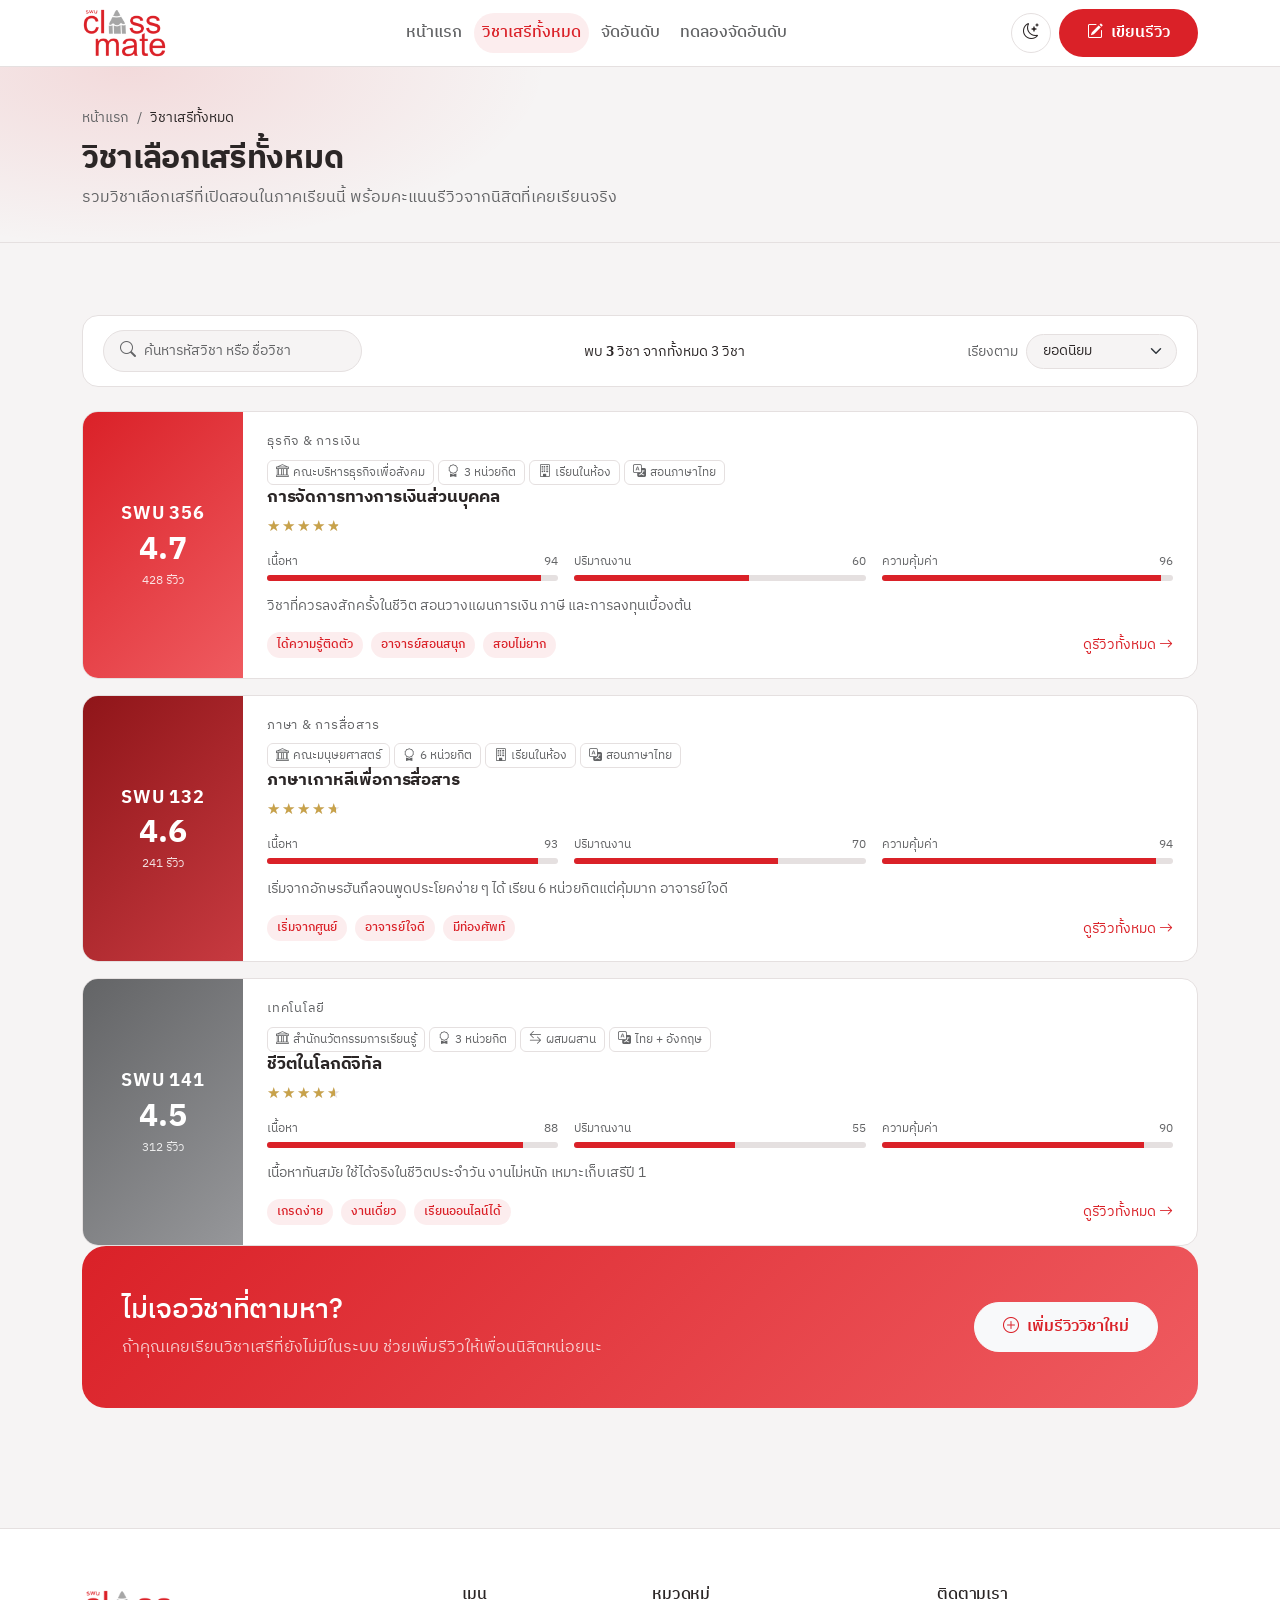
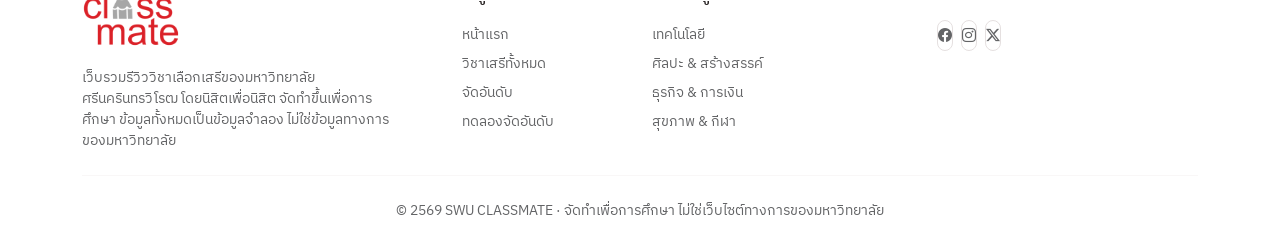
<file: courses.html>
<!-- ===========================================
     SWU CLASSMATE - รายการวิชาเสรีทั้งหมด
     โครงสร้าง: แถบเครื่องมือ (ค้นหา + เรียงลำดับ) · รายการวิชา 3 ใบ เต็มความกว้าง
     ใช้ JavaScript: main.js + courses.js
     สไตล์ทั้งหมดมาจาก css/style.css (ไฟล์เดียวใช้ทุกหน้า)
     =========================================== -->
<!DOCTYPE html>
<!-- lang="th" บอกว่าหน้านี้เป็นภาษาไทย (ช่วยเรื่องการอ่านออกเสียงและการค้นหา)
     data-bs-theme คือสวิตช์ธีมของ Bootstrap 5.3 — js/main.js จะเปลี่ยนค่านี้เป็น "dark" ตอนกดปุ่มสลับธีม -->
<html lang="th" data-bs-theme="light">
<head>
  <meta charset="UTF-8" />
  <meta name="viewport" content="width=device-width, initial-scale=1" />
  <title>วิชาเสรีทั้งหมด | SWU CLASSMATE</title>
  <meta name="description" content="รวมรายชื่อวิชาเลือกเสรีของมหาวิทยาลัยศรีนครินทรวิโรฒ พร้อมคะแนนรีวิวจากนิสิต ค้นหาด้วยรหัสวิชาหรือชื่อวิชา และเรียงลำดับตามคะแนน ปริมาณงาน หรือหน่วยกิตได้" />

  <!-- Google Fonts -->
  <link rel="preconnect" href="https://fonts.googleapis.com" />
  <link rel="preconnect" href="https://fonts.gstatic.com" crossorigin />
  <link href="https://fonts.googleapis.com/css2?family=IBM+Plex+Sans+Thai:wght@400;500;600;700&display=swap" rel="stylesheet" />

  <!-- Bootstrap 5.3 + Bootstrap Icons -->
  <link href="https://cdn.jsdelivr.net/npm/bootstrap@5.3.3/dist/css/bootstrap.min.css" rel="stylesheet" />
  <link href="https://cdn.jsdelivr.net/npm/bootstrap-icons@1.11.3/font/bootstrap-icons.min.css" rel="stylesheet" />

  <!-- ไอคอนประจำเว็บ (แสดงบนแท็บเบราว์เซอร์ และตอนบันทึกลงหน้าจอมือถือ) -->
  <link rel="icon" href="images/favicon-32.png" sizes="32x32" type="image/png" />
  <link rel="icon" href="images/icon-192.png" sizes="192x192" type="image/png" />
  <link rel="apple-touch-icon" href="images/apple-touch-icon.png" />
  <meta name="theme-color" content="#da2128" />

  <!-- CSS ที่เขียนเอง ต้องอยู่ "หลัง" Bootstrap เสมอ
       เพราะถ้า specificity เท่ากัน ไฟล์ที่มาทีหลังจะชนะ ถ้าสลับลำดับสีของเราจะโดน Bootstrap ทับ -->
  <link href="css/style.css" rel="stylesheet" />
</head>

<body>

  <!-- ==================== NAVBAR ==================== -->
  <nav class="navbar navbar-expand-lg cr-navbar sticky-top">
    <div class="container">

      <a class="navbar-brand d-flex align-items-center" href="index.html">
        <img src="images/logo.png" alt="SWU CLASSMATE" class="brand-logo"
             width="271" height="160" />
      </a>

      <!-- ปุ่มแฮมเบอร์เกอร์ — โผล่เฉพาะจอเล็ก (Bootstrap ซ่อนให้เองเมื่อจอ >= lg)
           data-bs-toggle/target = สั่งให้ JS ของ Bootstrap เปิด-ปิดกล่อง id="mainNav" -->
      <button class="navbar-toggler" type="button"
              data-bs-toggle="collapse" data-bs-target="#mainNav"
              aria-controls="mainNav" aria-expanded="false" aria-label="เปิด-ปิดเมนู">
        <i class="bi bi-list"></i>
      </button>

      <div class="collapse navbar-collapse" id="mainNav">
        <ul class="navbar-nav mx-auto gap-1 py-2 py-lg-0">
          <li class="nav-item"><a class="nav-link" href="index.html">หน้าแรก</a></li>
          <!-- active = คลาสของ Bootstrap ใช้ทำสีพื้นหลัง
               aria-current="page" = บอกโปรแกรมอ่านหน้าจอว่านี่คือหน้าที่กำลังเปิดอยู่
               ต้องมีทั้งคู่ เพราะทำคนละหน้าที่กัน -->
          <li class="nav-item"><a class="nav-link active" href="courses.html" aria-current="page">วิชาเสรีทั้งหมด</a></li>
          <li class="nav-item"><a class="nav-link" href="ranking.html">จัดอันดับ</a></li>
          <li class="nav-item"><a class="nav-link" href="simulator.html">ทดลองจัดอันดับ</a></li>
        </ul>

        <div class="d-flex align-items-center gap-2 pb-2 pb-lg-0">
          <!-- ปุ่มสลับโหมดสว่าง/มืด — js/main.js ผูก event ไว้ที่ id นี้
               aria-label จำเป็น เพราะข้างในมีแต่ไอคอน ไม่มีข้อความให้อ่าน -->
          <button id="themeToggle" type="button" aria-label="สลับโหมดสว่าง/มืด">
            <i class="bi bi-moon-stars"></i>
          </button>
          <a href="write-review.html" class="btn btn-cr">
            <i class="bi bi-pencil-square me-1"></i> เขียนรีวิว
          </a>
        </div>
      </div>

    </div>
  </nav>

  <!-- ==================== หัวหน้าเพจ ==================== -->
  <header class="page-head">
    <div class="container">

      <nav aria-label="breadcrumb">
        <ol class="breadcrumb">
          <li class="breadcrumb-item"><a href="index.html">หน้าแรก</a></li>
          <li class="breadcrumb-item active" aria-current="page">วิชาเสรีทั้งหมด</li>
        </ol>
      </nav>

      <h1 class="section-title mb-2">วิชาเลือกเสรีทั้งหมด</h1>
      <p class="text-body-secondary mb-0">
        รวมวิชาเลือกเสรีที่เปิดสอนในภาคเรียนนี้ พร้อมคะแนนรีวิวจากนิสิตที่เคยเรียนจริง
      </p>

    </div>
  </header>

  <!-- ==================== เนื้อหาหลัก ==================== -->
  <main class="section">
    <div class="container">
      <!-- แถบเครื่องมือด้านบน: ช่องค้นหา + จำนวนที่พบ + ตัวเลือกการเรียง -->
      <div class="toolbar d-flex flex-wrap justify-content-between align-items-center gap-3 mb-4">

        <!-- ช่องค้นหา — js/courses.js กรองรายการด้านล่างแบบสด ๆ ทุกครั้งที่พิมพ์
             label ใช้คลาส visually-hidden ของ Bootstrap คือซ่อนจากสายตา
             แต่โปรแกรมอ่านหน้าจอยังอ่านเจอ (ต่างจาก d-none ที่ซ่อนจากทุกคน) -->
        <div class="filter-search d-flex align-items-center gap-2">
          <i class="bi bi-search text-body-secondary" aria-hidden="true"></i>
          <label for="courseSearch" class="visually-hidden">ค้นหาวิชา</label>
          <input type="search" class="form-control" id="courseSearch"
                 placeholder="ค้นหารหัสวิชา หรือ ชื่อวิชา" />
        </div>

        <p class="mb-0 small">
          <!-- ตัวเลขใน #resultCount ถูกอัปเดตโดย js/courses.js ทุกครั้งที่ค้นหา -->
          พบ <strong id="resultCount">3</strong> วิชา จากทั้งหมด 3 วิชา
        </p>

        <div class="d-flex align-items-center gap-2">
          <label for="sortSelect" class="small text-body-secondary mb-0">เรียงตาม</label>
          <!-- ค่า value ของแต่ละ option ตรงกับเงื่อนไข if ใน applySort() ของ js/courses.js -->
          <select class="form-select sort-select" id="sortSelect">
            <option value="popular">ยอดนิยม</option>
            <option value="rating">คะแนนสูงสุด</option>
            <option value="workload">งานน้อยสุด</option>
            <option value="code">รหัสวิชา (ก-ฮ / A-Z)</option>
            <option value="name">ชื่อวิชา (ก-ฮ)</option>
            <option value="creditAsc">หน่วยกิตน้อย &rarr; มาก</option>
            <option value="creditDesc">หน่วยกิตมาก &rarr; น้อย</option>
          </select>
        </div>
      </div>

      <!-- รายการวิชา -->
      <div class="d-flex flex-column gap-3" id="courseList">

        <!-- การ์ดวิชาแบบแถวนอน
             data-* ทุกตัวคือ "ที่เก็บข้อมูล" แทนฐานข้อมูล (เว็บนี้ไม่มีระบบหลังบ้าน)
             js/courses.js อ่านค่าพวกนี้ผ่าน .dataset เพื่อกรองและเรียงลำดับ
             ค่าที่อ่านได้เป็นข้อความเสมอ ถ้าจะเทียบขนาดต้องแปลงด้วย Number() ก่อน -->
        <!-- วิชาที่ 1 -->
        <article class="course-row"
                 data-rating="4.7"
                 data-popular="428"
                 data-workload="60"
                 data-code="SWU356"
                 data-credit="3"
                 data-name="การจัดการทางการเงินส่วนบุคคล"
                 data-search="SWU 356 การจัดการทางการเงินส่วนบุคคล ธุรกิจ การเงิน">
          <div class="row-thumb">
            <span class="row-code">SWU 356</span>
            <span class="row-score">4.7</span>
            <span class="row-count">428 รีวิว</span>
          </div>
          <div class="row-body">
            <p class="course-code mb-0">ธุรกิจ &amp; การเงิน</p>
            <div class="d-flex flex-wrap gap-1 mt-2">
              <span class="meta-badge"><i class="bi bi-bank"></i> คณะบริหารธุรกิจเพื่อสังคม</span>
              <span class="meta-badge"><i class="bi bi-award"></i> 3 หน่วยกิต</span>
              <span class="meta-badge"><i class="bi bi-building"></i> เรียนในห้อง</span>
              <span class="meta-badge"><i class="bi bi-translate"></i> สอนภาษาไทย</span>
            </div>
            <h2 class="course-name">การจัดการทางการเงินส่วนบุคคล</h2>
            <span class="stars" role="img" style="--pct: 94%" aria-label="คะแนน 4.7 จาก 5"></span>

            <div class="mini-scores">
              <div>
                <p class="mini-label"><span>เนื้อหา</span><span>94</span></p>
                <div class="progress" role="progressbar" aria-label="เนื้อหา"
                     aria-valuenow="94" aria-valuemin="0" aria-valuemax="100">
                  <div class="progress-bar" style="width: 94%"></div>
                </div>
              </div>
              <div>
                <p class="mini-label"><span>ปริมาณงาน</span><span>60</span></p>
                <div class="progress" role="progressbar" aria-label="ปริมาณงาน"
                     aria-valuenow="60" aria-valuemin="0" aria-valuemax="100">
                  <div class="progress-bar" style="width: 60%"></div>
                </div>
              </div>
              <div>
                <p class="mini-label"><span>ความคุ้มค่า</span><span>96</span></p>
                <div class="progress" role="progressbar" aria-label="ความคุ้มค่า"
                     aria-valuenow="96" aria-valuemin="0" aria-valuemax="100">
                  <div class="progress-bar" style="width: 96%"></div>
                </div>
              </div>
            </div>

            <p class="text-body-secondary small mb-3">
              วิชาที่ควรลงสักครั้งในชีวิต สอนวางแผนการเงิน ภาษี และการลงทุนเบื้องต้น
            </p>

            <div class="d-flex flex-wrap align-items-center gap-2">
              <span class="tag-pill">ได้ความรู้ติดตัว</span>
              <span class="tag-pill">อาจารย์สอนสนุก</span>
              <span class="tag-pill">สอบไม่ยาก</span>
              <a href="course-detail.html" class="ms-auto small link-cr">
                ดูรีวิวทั้งหมด <i class="bi bi-arrow-right"></i>
              </a>
            </div>
          </div>
        </article>
        <!-- วิชาที่ 2 -->
        <article class="course-row"
                 data-rating="4.6"
                 data-popular="241"
                 data-workload="70"
                 data-code="SWU132"
                 data-credit="6"
                 data-name="ภาษาเกาหลีเพื่อการสื่อสาร"
                 data-search="SWU 132 ภาษาเกาหลีเพื่อการสื่อสาร ภาษา เกาหลี korean">
          <div class="row-thumb thumb-dark">
            <span class="row-code">SWU 132</span>
            <span class="row-score">4.6</span>
            <span class="row-count">241 รีวิว</span>
          </div>
          <div class="row-body">
            <p class="course-code mb-0">ภาษา &amp; การสื่อสาร</p>
            <div class="d-flex flex-wrap gap-1 mt-2">
              <span class="meta-badge"><i class="bi bi-bank"></i> คณะมนุษยศาสตร์</span>
              <span class="meta-badge"><i class="bi bi-award"></i> 6 หน่วยกิต</span>
              <span class="meta-badge"><i class="bi bi-building"></i> เรียนในห้อง</span>
              <span class="meta-badge"><i class="bi bi-translate"></i> สอนภาษาไทย</span>
            </div>
            <h2 class="course-name">ภาษาเกาหลีเพื่อการสื่อสาร</h2>
            <span class="stars" role="img" style="--pct: 92%" aria-label="คะแนน 4.6 จาก 5"></span>

            <div class="mini-scores">
              <div>
                <p class="mini-label"><span>เนื้อหา</span><span>93</span></p>
                <div class="progress" role="progressbar" aria-label="เนื้อหา"
                     aria-valuenow="93" aria-valuemin="0" aria-valuemax="100">
                  <div class="progress-bar" style="width: 93%"></div>
                </div>
              </div>
              <div>
                <p class="mini-label"><span>ปริมาณงาน</span><span>70</span></p>
                <div class="progress" role="progressbar" aria-label="ปริมาณงาน"
                     aria-valuenow="70" aria-valuemin="0" aria-valuemax="100">
                  <div class="progress-bar" style="width: 70%"></div>
                </div>
              </div>
              <div>
                <p class="mini-label"><span>ความคุ้มค่า</span><span>94</span></p>
                <div class="progress" role="progressbar" aria-label="ความคุ้มค่า"
                     aria-valuenow="94" aria-valuemin="0" aria-valuemax="100">
                  <div class="progress-bar" style="width: 94%"></div>
                </div>
              </div>
            </div>

            <p class="text-body-secondary small mb-3">
              เริ่มจากอักษรฮันกึลจนพูดประโยคง่าย ๆ ได้ เรียน 6 หน่วยกิตแต่คุ้มมาก อาจารย์ใจดี
            </p>

            <div class="d-flex flex-wrap align-items-center gap-2">
              <span class="tag-pill">เริ่มจากศูนย์</span>
              <span class="tag-pill">อาจารย์ใจดี</span>
              <span class="tag-pill">มีท่องศัพท์</span>
              <a href="course-detail.html" class="ms-auto small link-cr">
                ดูรีวิวทั้งหมด <i class="bi bi-arrow-right"></i>
              </a>
            </div>
          </div>
        </article>
        <!-- วิชาที่ 3 -->
        <article class="course-row"
                 data-rating="4.5"
                 data-popular="312"
                 data-workload="55"
                 data-code="SWU141"
                 data-credit="3"
                 data-name="ชีวิตในโลกดิจิทัล"
                 data-search="SWU 141 ชีวิตในโลกดิจิทัล เทคโนโลยี">
          <div class="row-thumb thumb-gray">
            <span class="row-code">SWU 141</span>
            <span class="row-score">4.5</span>
            <span class="row-count">312 รีวิว</span>
          </div>
          <div class="row-body">
            <p class="course-code mb-0">เทคโนโลยี</p>
            <div class="d-flex flex-wrap gap-1 mt-2">
              <span class="meta-badge"><i class="bi bi-bank"></i> สำนักนวัตกรรมการเรียนรู้</span>
              <span class="meta-badge"><i class="bi bi-award"></i> 3 หน่วยกิต</span>
              <span class="meta-badge"><i class="bi bi-arrow-left-right"></i> ผสมผสาน</span>
              <span class="meta-badge"><i class="bi bi-translate"></i> ไทย + อังกฤษ</span>
            </div>
            <h2 class="course-name">ชีวิตในโลกดิจิทัล</h2>
            <span class="stars" role="img" style="--pct: 90%" aria-label="คะแนน 4.5 จาก 5"></span>

            <div class="mini-scores">
              <div>
                <p class="mini-label"><span>เนื้อหา</span><span>88</span></p>
                <div class="progress" role="progressbar" aria-label="เนื้อหา"
                     aria-valuenow="88" aria-valuemin="0" aria-valuemax="100">
                  <div class="progress-bar" style="width: 88%"></div>
                </div>
              </div>
              <div>
                <p class="mini-label"><span>ปริมาณงาน</span><span>55</span></p>
                <div class="progress" role="progressbar" aria-label="ปริมาณงาน"
                     aria-valuenow="55" aria-valuemin="0" aria-valuemax="100">
                  <div class="progress-bar" style="width: 55%"></div>
                </div>
              </div>
              <div>
                <p class="mini-label"><span>ความคุ้มค่า</span><span>90</span></p>
                <div class="progress" role="progressbar" aria-label="ความคุ้มค่า"
                     aria-valuenow="90" aria-valuemin="0" aria-valuemax="100">
                  <div class="progress-bar" style="width: 90%"></div>
                </div>
              </div>
            </div>

            <p class="text-body-secondary small mb-3">
              เนื้อหาทันสมัย ใช้ได้จริงในชีวิตประจำวัน งานไม่หนัก เหมาะเก็บเสรีปี 1
            </p>

            <div class="d-flex flex-wrap align-items-center gap-2">
              <span class="tag-pill">เกรดง่าย</span>
              <span class="tag-pill">งานเดี่ยว</span>
              <span class="tag-pill">เรียนออนไลน์ได้</span>
              <a href="course-detail.html" class="ms-auto small link-cr">
                ดูรีวิวทั้งหมด <i class="bi bi-arrow-right"></i>
              </a>
            </div>
          </div>
        </article>

      </div>

      <!-- กล่องนี้ซ่อนด้วย d-none จนกว่าค้นหาแล้วไม่เจอวิชา (js/courses.js เป็นคนสลับ) -->
      <div id="emptyResult" class="text-center text-body-secondary py-5 d-none">
        <i class="bi bi-inbox fs-1"></i>
        <p class="mt-3 mb-1">ไม่พบวิชาที่ค้นหา</p>
        <p class="small mb-0">ลองใช้คำอื่น หรือล้างช่องค้นหาเพื่อดูทั้งหมด</p>
      </div>

    </div>

  <!-- ==================== CTA ==================== -->
  <section class="pb-5">
    <div class="container">
      <div class="cta-band d-flex flex-wrap align-items-center justify-content-between gap-4">
        <div>
          <h2 class="h3 mb-2">ไม่เจอวิชาที่ตามหา?</h2>
          <p class="mb-0 opacity-75">
            ถ้าคุณเคยเรียนวิชาเสรีที่ยังไม่มีในระบบ ช่วยเพิ่มรีวิวให้เพื่อนนิสิตหน่อยนะ
          </p>
        </div>
        <a href="write-review.html" class="btn btn-light">
          <i class="bi bi-plus-circle me-1"></i> เพิ่มรีวิววิชาใหม่
        </a>
      </div>
    </div>
  </section>

  </main>

  <!-- ==================== FOOTER ==================== -->
  <footer class="cr-footer">
    <div class="container">
      <div class="row g-4">

        <div class="col-lg-4">
          <a class="navbar-brand d-flex align-items-center mb-3" href="index.html">
            <img src="images/logo.png" alt="SWU CLASSMATE" class="brand-logo brand-logo-lg"
                 width="271" height="160" />
          </a>
          <p class="text-body-secondary small mb-0 text-narrow">
            เว็บรวมรีวิววิชาเลือกเสรีของมหาวิทยาลัยศรีนครินทรวิโรฒ โดยนิสิตเพื่อนิสิต
            จัดทำขึ้นเพื่อการศึกษา ข้อมูลทั้งหมดเป็นข้อมูลจำลอง ไม่ใช่ข้อมูลทางการของมหาวิทยาลัย
          </p>
        </div>

        <div class="col-6 col-lg-2">
          <h2 class="h6 mb-3">เมนู</h2>
          <ul class="list-unstyled small mb-0">
            <li><a href="index.html">หน้าแรก</a></li>
            <li><a href="courses.html">วิชาเสรีทั้งหมด</a></li>
            <li><a href="ranking.html">จัดอันดับ</a></li>
            <li><a href="simulator.html">ทดลองจัดอันดับ</a></li>
          </ul>
        </div>

        <div class="col-6 col-lg-3">
          <h2 class="h6 mb-3">หมวดหมู่</h2>
          <ul class="list-unstyled small mb-0">
            <li><a href="courses.html">เทคโนโลยี</a></li>
            <li><a href="courses.html">ศิลปะ &amp; สร้างสรรค์</a></li>
            <li><a href="courses.html">ธุรกิจ &amp; การเงิน</a></li>
            <li><a href="courses.html">สุขภาพ &amp; กีฬา</a></li>
          </ul>
        </div>

        <div class="col-6 col-lg-3">
          <h2 class="h6 mb-3">ติดตามเรา</h2>
          <div class="d-flex gap-2">
            <a href="#" class="chip" aria-label="Facebook"><i class="bi bi-facebook"></i></a>
            <a href="#" class="chip" aria-label="Instagram"><i class="bi bi-instagram"></i></a>
            <a href="#" class="chip" aria-label="X"><i class="bi bi-twitter-x"></i></a>
          </div>
        </div>

      </div>

      <hr class="my-4 hr-cr" />
      <p class="text-center text-body-secondary small mb-0">
        <!-- span ว่างเปล่า รอ js/main.js เติมปี พ.ศ. ให้ตอนโหลดหน้า
             ทำแบบนี้เพื่อไม่ต้องไล่แก้ปีใน 6 ไฟล์ทุกปี -->
        &copy; <span id="year"></span> SWU CLASSMATE · จัดทำเพื่อการศึกษา ไม่ใช่เว็บไซต์ทางการของมหาวิทยาลัย
      </p>

    </div>
  </footer>

  <!-- Bootstrap JS (ใช้สำหรับเมนูมือถือ และ collapse ตัวกรอง) -->
  <script src="https://cdn.jsdelivr.net/npm/bootstrap@5.3.3/dist/js/bootstrap.bundle.min.js"></script>
  <!-- JS ของเว็บ -->
  <script src="js/main.js"></script>
  <script src="js/courses.js"></script>
</body>
</html>
</file>
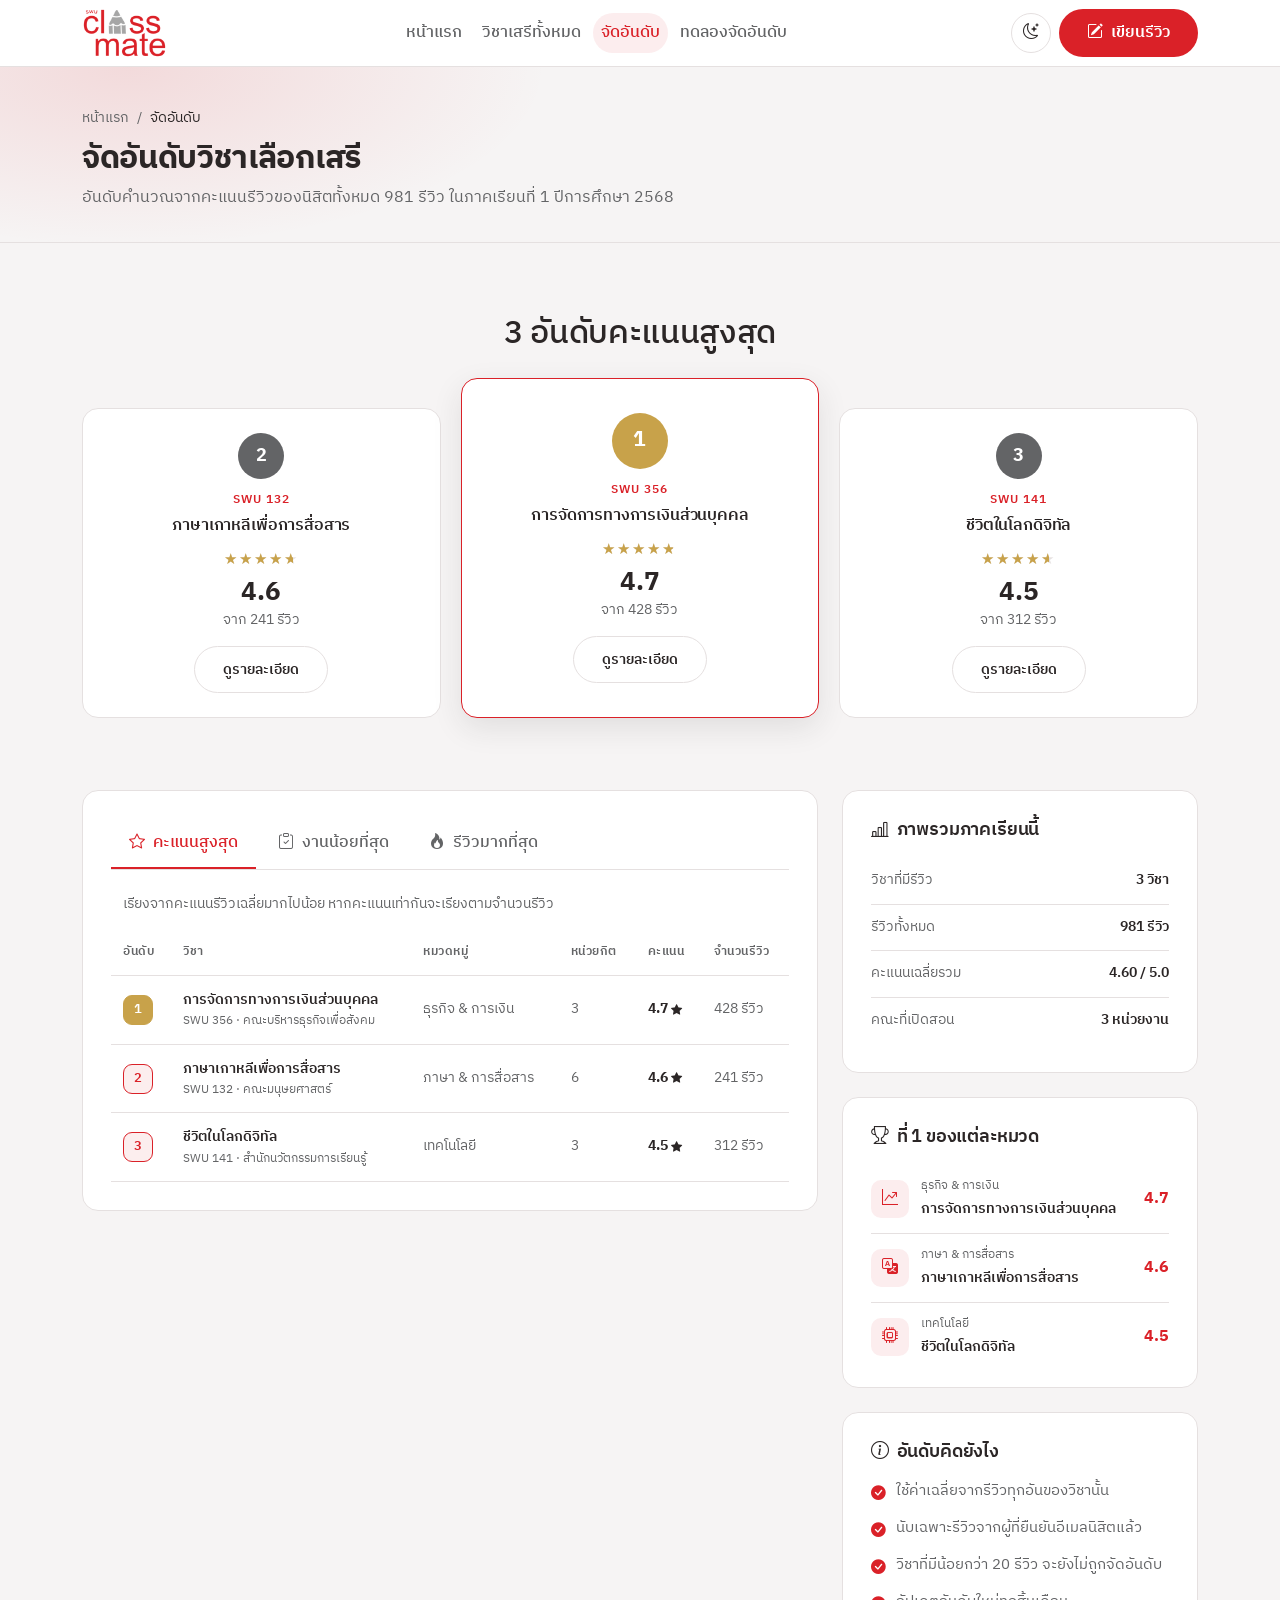
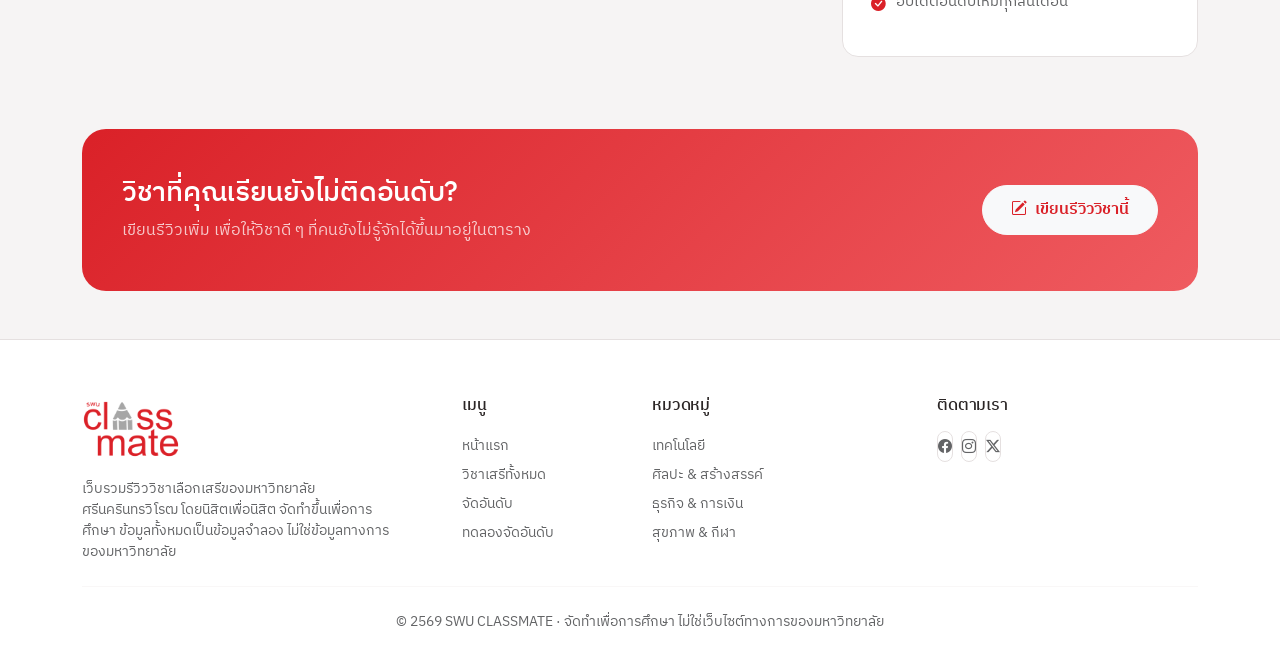
<file: ranking.html>
<!-- ===========================================
     SWU CLASSMATE - จัดอันดับวิชา
     โครงสร้าง: แท่นรับรางวัล 3 อันดับ · ตาราง 3 เกณฑ์ · สรุปด้านขวา
     ใช้ JavaScript: main.js
     สไตล์ทั้งหมดมาจาก css/style.css (ไฟล์เดียวใช้ทุกหน้า)
     =========================================== -->
<!DOCTYPE html>
<!-- lang="th" บอกว่าหน้านี้เป็นภาษาไทย (ช่วยเรื่องการอ่านออกเสียงและการค้นหา)
data-bs-theme คือสวิตช์ธีมของ Bootstrap 5.3 — js/main.js จะเปลี่ยนค่านี้เป็น "dark" ตอนกดปุ่มสลับธีม -->
<html lang="th" data-bs-theme="light">
<head>
  <meta charset="UTF-8" />
  <meta name="viewport" content="width=device-width, initial-scale=1" />
  <title>จัดอันดับวิชาเสรี | SWU CLASSMATE</title>
  <meta name="description" content="จัดอันดับวิชาเลือกเสรีของมหาวิทยาลัยศรีนครินทรวิโรฒ ทั้งคะแนนรีวิวสูงสุด วิชางานน้อยที่สุด และวิชาที่มีคนรีวิวมากที่สุด" />

  <!-- Google Fonts -->
  <link rel="preconnect" href="https://fonts.googleapis.com" />
  <link rel="preconnect" href="https://fonts.gstatic.com" crossorigin />
  <link href="https://fonts.googleapis.com/css2?family=IBM+Plex+Sans+Thai:wght@400;500;600;700&display=swap" rel="stylesheet" />

  <!-- Bootstrap 5.3 + Bootstrap Icons -->
  <link href="https://cdn.jsdelivr.net/npm/bootstrap@5.3.3/dist/css/bootstrap.min.css" rel="stylesheet" />
  <link href="https://cdn.jsdelivr.net/npm/bootstrap-icons@1.11.3/font/bootstrap-icons.min.css" rel="stylesheet" />

  <!-- ไอคอนประจำเว็บ (แสดงบนแท็บเบราว์เซอร์ และตอนบันทึกลงหน้าจอมือถือ) -->
  <link rel="icon" href="images/favicon-32.png" sizes="32x32" type="image/png" />
  <link rel="icon" href="images/icon-192.png" sizes="192x192" type="image/png" />
  <link rel="apple-touch-icon" href="images/apple-touch-icon.png" />
  <meta name="theme-color" content="#da2128" />

  <!-- CSS ที่เขียนเอง ต้องอยู่ "หลัง" Bootstrap เสมอ
       เพราะถ้า specificity เท่ากัน ไฟล์ที่มาทีหลังจะชนะ ถ้าสลับลำดับสีของเราจะโดน Bootstrap ทับ -->
  <link href="css/style.css" rel="stylesheet" />
</head>

<body>

  <!-- ==================== NAVBAR ==================== -->
  <nav class="navbar navbar-expand-lg cr-navbar sticky-top">
    <div class="container">

      <a class="navbar-brand d-flex align-items-center" href="index.html">
        <img src="images/logo.png" alt="SWU CLASSMATE" class="brand-logo"
             width="271" height="160" />
      </a>


      <!-- ปุ่มแฮมเบอร์เกอร์ — โผล่เฉพาะจอเล็ก (Bootstrap ซ่อนให้เองเมื่อจอ >= lg)
           data-bs-toggle/target = สั่งให้ JS ของ Bootstrap เปิด-ปิดกล่อง id="mainNav" -->
      <button class="navbar-toggler" type="button"
              data-bs-toggle="collapse" data-bs-target="#mainNav"
              aria-controls="mainNav" aria-expanded="false" aria-label="เปิด-ปิดเมนู">
        <i class="bi bi-list"></i>
      </button>

      <div class="collapse navbar-collapse" id="mainNav">
        <ul class="navbar-nav mx-auto gap-1 py-2 py-lg-0">
          <li class="nav-item"><a class="nav-link" href="index.html">หน้าแรก</a></li>
          <li class="nav-item"><a class="nav-link" href="courses.html">วิชาเสรีทั้งหมด</a></li>
          <!-- active = คลาสของ Bootstrap ใช้ทำสีพื้นหลัง
               aria-current="page" = บอกโปรแกรมอ่านหน้าจอว่านี่คือหน้าที่กำลังเปิดอยู่
               ต้องมีทั้งคู่ เพราะทำคนละหน้าที่กัน -->
          <li class="nav-item"><a class="nav-link active" href="ranking.html" aria-current="page">จัดอันดับ</a></li>
          <li class="nav-item"><a class="nav-link" href="simulator.html">ทดลองจัดอันดับ</a></li>
        </ul>

        <div class="d-flex align-items-center gap-2 pb-2 pb-lg-0">
          <!-- ปุ่มสลับโหมดสว่าง/มืด — js/main.js ผูก event ไว้ที่ id นี้
               aria-label จำเป็น เพราะข้างในมีแต่ไอคอน ไม่มีข้อความให้อ่าน -->
          <button id="themeToggle" type="button" aria-label="สลับโหมดสว่าง/มืด">
            <i class="bi bi-moon-stars"></i>
          </button>
          <a href="write-review.html" class="btn btn-cr">
            <i class="bi bi-pencil-square me-1"></i> เขียนรีวิว
          </a>
        </div>
      </div>

    </div>
  </nav>


  <!-- ==================== หัวหน้าเพจ ==================== -->
  <header class="page-head">
    <div class="container">

      <nav aria-label="breadcrumb">
        <ol class="breadcrumb">
          <li class="breadcrumb-item"><a href="index.html">หน้าแรก</a></li>
          <li class="breadcrumb-item active" aria-current="page">จัดอันดับ</li>
        </ol>
      </nav>

      <h1 class="section-title mb-2">จัดอันดับวิชาเลือกเสรี</h1>
      <p class="text-body-secondary mb-0">
        อันดับคำนวณจากคะแนนรีวิวของนิสิตทั้งหมด 981 รีวิว ในภาคเรียนที่ 1 ปีการศึกษา 2568
      </p>

    </div>
  </header>

  <!-- ==================== เนื้อหาหลัก ==================== -->
  <main>

  <!-- ==================== แท่นรับรางวัล 3 อันดับแรก ==================== -->
  <section class="section pb-0">
    <div class="container">

      <h2 class="section-title h3 mb-4 text-center">3 อันดับคะแนนสูงสุด</h2>

      <!-- ลำดับใน HTML คือ 2 - 1 - 3 ไม่ใช่ 1 - 2 - 3
           เพราะต้องการให้อันดับ 1 อยู่ตรงกลางและสูงกว่าเพื่อน เหมือนแท่นรับรางวัลจริง -->
      <div class="podium">
          <article class="podium-item">
            <div class="podium-medal">2</div>
            <p class="podium-code mb-0">SWU 132</p>
            <h3 class="podium-name">ภาษาเกาหลีเพื่อการสื่อสาร</h3>
            <span class="stars" role="img" style="--pct: 92%" aria-label="คะแนน 4.6 จาก 5"></span>
            <p class="podium-score mt-2 mb-1">4.6</p>
            <p class="text-body-secondary small mb-3">จาก 241 รีวิว</p>
            <a href="course-detail.html" class="btn btn-cr-outline btn-sm">ดูรายละเอียด</a>
          </article>
          <article class="podium-item is-first">
            <div class="podium-medal">1</div>
            <p class="podium-code mb-0">SWU 356</p>
            <h3 class="podium-name">การจัดการทางการเงินส่วนบุคคล</h3>
            <span class="stars" role="img" style="--pct: 94%" aria-label="คะแนน 4.7 จาก 5"></span>
            <p class="podium-score mt-2 mb-1">4.7</p>
            <p class="text-body-secondary small mb-3">จาก 428 รีวิว</p>
            <a href="course-detail.html" class="btn btn-cr-outline btn-sm">ดูรายละเอียด</a>
          </article>
          <article class="podium-item">
            <div class="podium-medal">3</div>
            <p class="podium-code mb-0">SWU 141</p>
            <h3 class="podium-name">ชีวิตในโลกดิจิทัล</h3>
            <span class="stars" role="img" style="--pct: 90%" aria-label="คะแนน 4.5 จาก 5"></span>
            <p class="podium-score mt-2 mb-1">4.5</p>
            <p class="text-body-secondary small mb-3">จาก 312 รีวิว</p>
            <a href="course-detail.html" class="btn btn-cr-outline btn-sm">ดูรายละเอียด</a>
          </article>
      </div>

    </div>
  </section>

  <!-- ==================== ตารางอันดับ ==================== -->
  <section class="section">
    <div class="container">
      <div class="row g-4">

        <!-- ---------- คอลัมน์ซ้าย: ตารางแยกตามเกณฑ์ ---------- -->
        <div class="col-lg-8">
          <div class="panel">

            <!-- แท็บเลือกเกณฑ์การจัดอันดับ -->
            <ul class="nav cr-tabs mb-4" role="tablist">
              <li class="nav-item" role="presentation">
                <button class="nav-link active" id="tabRating-tab" data-bs-toggle="tab"
                        data-bs-target="#tabRating" type="button" role="tab"
                        aria-controls="tabRating" aria-selected="true">
                  <i class="bi bi-star me-1"></i> คะแนนสูงสุด
                </button>
              </li>
              <li class="nav-item" role="presentation">
                <button class="nav-link" id="tabWork-tab" data-bs-toggle="tab"
                        data-bs-target="#tabWork" type="button" role="tab"
                        aria-controls="tabWork" aria-selected="false">
                  <i class="bi bi-clipboard-check me-1"></i> งานน้อยที่สุด
                </button>
              </li>
              <li class="nav-item" role="presentation">
                <button class="nav-link" id="tabPop-tab" data-bs-toggle="tab"
                        data-bs-target="#tabPop" type="button" role="tab"
                        aria-controls="tabPop" aria-selected="false">
                  <i class="bi bi-fire me-1"></i> รีวิวมากที่สุด
                </button>
              </li>
            </ul>

            <div class="tab-content">

              <!-- ----- เกณฑ์ที่ 1: คะแนนรีวิวสูงสุด ----- -->
              <div class="tab-pane fade show active" id="tabRating" role="tabpanel"
                   aria-labelledby="tabRating-tab" tabindex="0">
                <div class="table-responsive">
                  <!-- ตารางที่ใช้แท็กครบตามสเปก
                       <caption>    คำอธิบายตาราง อยู่ในตารางจริง ไม่ใช่ <p> ลอย ๆ ข้างบน
                       scope="col"  บอกว่าหัวนี้คุมทั้งคอลัมน์
                       scope="row"  บอกว่าหัวนี้คุมทั้งแถว (ในที่นี้คือเลขอันดับ) -->
                  <table class="table table-hover rank-table">
                    <caption>เรียงจากคะแนนรีวิวเฉลี่ยมากไปน้อย หากคะแนนเท่ากันจะเรียงตามจำนวนรีวิว</caption>
                    <thead>
                      <tr>
                        <th scope="col">อันดับ</th>
                        <th scope="col">วิชา</th>
                        <th scope="col" class="d-none d-md-table-cell">หมวดหมู่</th>
                        <th scope="col" class="d-none d-sm-table-cell">หน่วยกิต</th>
                        <th scope="col">คะแนน</th>
                        <th scope="col" class="d-none d-md-table-cell">จำนวนรีวิว</th>
                      </tr>
                    </thead>
                    <tbody>
              <tr>
                <th scope="row"><span class="rank-no top-1">1</span></th>
                <td>
                  <a href="course-detail.html" class="rank-course">
                    การจัดการทางการเงินส่วนบุคคล
                    <small>SWU 356 · คณะบริหารธุรกิจเพื่อสังคม</small>
                  </a>
                </td>
                <td class="text-body-secondary d-none d-md-table-cell">ธุรกิจ &amp; การเงิน</td>
                <td class="text-body-secondary d-none d-sm-table-cell">3</td>
                <td class="rank-value">4.7 <i class="bi bi-star-fill icon-xs"></i></td>
                <td class="text-body-secondary d-none d-md-table-cell">428 รีวิว</td>
              </tr>
              <tr>
                <th scope="row"><span class="rank-no top-2">2</span></th>
                <td>
                  <a href="course-detail.html" class="rank-course">
                    ภาษาเกาหลีเพื่อการสื่อสาร
                    <small>SWU 132 · คณะมนุษยศาสตร์</small>
                  </a>
                </td>
                <td class="text-body-secondary d-none d-md-table-cell">ภาษา &amp; การสื่อสาร</td>
                <td class="text-body-secondary d-none d-sm-table-cell">6</td>
                <td class="rank-value">4.6 <i class="bi bi-star-fill icon-xs"></i></td>
                <td class="text-body-secondary d-none d-md-table-cell">241 รีวิว</td>
              </tr>
              <tr>
                <th scope="row"><span class="rank-no top-3">3</span></th>
                <td>
                  <a href="course-detail.html" class="rank-course">
                    ชีวิตในโลกดิจิทัล
                    <small>SWU 141 · สำนักนวัตกรรมการเรียนรู้</small>
                  </a>
                </td>
                <td class="text-body-secondary d-none d-md-table-cell">เทคโนโลยี</td>
                <td class="text-body-secondary d-none d-sm-table-cell">3</td>
                <td class="rank-value">4.5 <i class="bi bi-star-fill icon-xs"></i></td>
                <td class="text-body-secondary d-none d-md-table-cell">312 รีวิว</td>
              </tr>
                    </tbody>
                  </table>
                </div>
              </div>

              <!-- ----- เกณฑ์ที่ 2: ปริมาณงานน้อยที่สุด ----- -->
              <div class="tab-pane fade" id="tabWork" role="tabpanel"
                   aria-labelledby="tabWork-tab" tabindex="0">
                <div class="table-responsive">
                  <table class="table table-hover rank-table">
                    <caption>ตัวเลขคือคะแนนปริมาณงาน ยิ่งน้อยแปลว่างานยิ่งเบา</caption>
                    <thead>
                      <tr>
                        <th scope="col">อันดับ</th>
                        <th scope="col">วิชา</th>
                        <th scope="col" class="d-none d-md-table-cell">หมวดหมู่</th>
                        <th scope="col" class="d-none d-sm-table-cell">หน่วยกิต</th>
                        <th scope="col">ปริมาณงาน</th>
                        <th scope="col" class="d-none d-md-table-cell">คะแนนรวม</th>
                      </tr>
                    </thead>
                    <tbody>
              <tr>
                <th scope="row"><span class="rank-no top-1">1</span></th>
                <td>
                  <a href="course-detail.html" class="rank-course">
                    ชีวิตในโลกดิจิทัล
                    <small>SWU 141 · สำนักนวัตกรรมการเรียนรู้</small>
                  </a>
                </td>
                <td class="text-body-secondary d-none d-md-table-cell">เทคโนโลยี</td>
                <td class="text-body-secondary d-none d-sm-table-cell">3</td>
                <td class="rank-value">55 / 100</td>
                <td class="text-body-secondary d-none d-md-table-cell">4.5 ดาว</td>
              </tr>
              <tr>
                <th scope="row"><span class="rank-no top-2">2</span></th>
                <td>
                  <a href="course-detail.html" class="rank-course">
                    การจัดการทางการเงินส่วนบุคคล
                    <small>SWU 356 · คณะบริหารธุรกิจเพื่อสังคม</small>
                  </a>
                </td>
                <td class="text-body-secondary d-none d-md-table-cell">ธุรกิจ &amp; การเงิน</td>
                <td class="text-body-secondary d-none d-sm-table-cell">3</td>
                <td class="rank-value">60 / 100</td>
                <td class="text-body-secondary d-none d-md-table-cell">4.7 ดาว</td>
              </tr>
              <tr>
                <th scope="row"><span class="rank-no top-3">3</span></th>
                <td>
                  <a href="course-detail.html" class="rank-course">
                    ภาษาเกาหลีเพื่อการสื่อสาร
                    <small>SWU 132 · คณะมนุษยศาสตร์</small>
                  </a>
                </td>
                <td class="text-body-secondary d-none d-md-table-cell">ภาษา &amp; การสื่อสาร</td>
                <td class="text-body-secondary d-none d-sm-table-cell">6</td>
                <td class="rank-value">70 / 100</td>
                <td class="text-body-secondary d-none d-md-table-cell">4.6 ดาว</td>
              </tr>
                    </tbody>
                  </table>
                </div>
              </div>

              <!-- ----- เกณฑ์ที่ 3: มีคนรีวิวมากที่สุด ----- -->
              <div class="tab-pane fade" id="tabPop" role="tabpanel"
                   aria-labelledby="tabPop-tab" tabindex="0">
                <div class="table-responsive">
                  <table class="table table-hover rank-table">
                    <caption>วิชาที่มีนิสิตเข้ามารีวิวมากที่สุด สะท้อนว่าเป็นวิชายอดฮิตที่คนลงเยอะ</caption>
                    <thead>
                      <tr>
                        <th scope="col">อันดับ</th>
                        <th scope="col">วิชา</th>
                        <th scope="col" class="d-none d-md-table-cell">หมวดหมู่</th>
                        <th scope="col" class="d-none d-sm-table-cell">หน่วยกิต</th>
                        <th scope="col">จำนวนรีวิว</th>
                        <th scope="col" class="d-none d-md-table-cell">คะแนนรวม</th>
                      </tr>
                    </thead>
                    <tbody>
              <tr>
                <th scope="row"><span class="rank-no top-1">1</span></th>
                <td>
                  <a href="course-detail.html" class="rank-course">
                    การจัดการทางการเงินส่วนบุคคล
                    <small>SWU 356 · คณะบริหารธุรกิจเพื่อสังคม</small>
                  </a>
                </td>
                <td class="text-body-secondary d-none d-md-table-cell">ธุรกิจ &amp; การเงิน</td>
                <td class="text-body-secondary d-none d-sm-table-cell">3</td>
                <td class="rank-value">428 รีวิว</td>
                <td class="text-body-secondary d-none d-md-table-cell">4.7 ดาว</td>
              </tr>
              <tr>
                <th scope="row"><span class="rank-no top-2">2</span></th>
                <td>
                  <a href="course-detail.html" class="rank-course">
                    ชีวิตในโลกดิจิทัล
                    <small>SWU 141 · สำนักนวัตกรรมการเรียนรู้</small>
                  </a>
                </td>
                <td class="text-body-secondary d-none d-md-table-cell">เทคโนโลยี</td>
                <td class="text-body-secondary d-none d-sm-table-cell">3</td>
                <td class="rank-value">312 รีวิว</td>
                <td class="text-body-secondary d-none d-md-table-cell">4.5 ดาว</td>
              </tr>
              <tr>
                <th scope="row"><span class="rank-no top-3">3</span></th>
                <td>
                  <a href="course-detail.html" class="rank-course">
                    ภาษาเกาหลีเพื่อการสื่อสาร
                    <small>SWU 132 · คณะมนุษยศาสตร์</small>
                  </a>
                </td>
                <td class="text-body-secondary d-none d-md-table-cell">ภาษา &amp; การสื่อสาร</td>
                <td class="text-body-secondary d-none d-sm-table-cell">6</td>
                <td class="rank-value">241 รีวิว</td>
                <td class="text-body-secondary d-none d-md-table-cell">4.6 ดาว</td>
              </tr>
                    </tbody>
                  </table>
                </div>
              </div>

            </div>
          </div>
        </div>

        <!-- ---------- คอลัมน์ขวา: สรุปและอันดับรายหมวด ---------- -->
        <aside class="col-lg-4">
          <div class="sticky-side">

            <!-- สถิติรวม -->
            <div class="panel mb-4">
              <h2 class="panel-title">
                <i class="bi bi-bar-chart-line me-1"></i> ภาพรวมภาคเรียนนี้
              </h2>
              <dl class="list-group list-group-flush info-list">
                <div class="list-group-item">
                  <dt>วิชาที่มีรีวิว</dt>
                  <dd>3 วิชา</dd>
                </div>
                <div class="list-group-item">
                  <dt>รีวิวทั้งหมด</dt>
                  <dd>981 รีวิว</dd>
                </div>
                <div class="list-group-item">
                  <dt>คะแนนเฉลี่ยรวม</dt>
                  <dd>4.60 / 5.0</dd>
                </div>
                <div class="list-group-item">
                  <dt>คณะที่เปิดสอน</dt>
                  <dd>3 หน่วยงาน</dd>
                </div>
              </dl>
            </div>

            <!-- อันดับ 1 ของแต่ละหมวด -->
            <div class="panel mb-4">
              <h2 class="panel-title">
                <i class="bi bi-trophy me-1"></i> ที่ 1 ของแต่ละหมวด
              </h2>
            <a href="course-detail.html" class="cat-rank">
              <span class="cat-rank-icon"><i class="bi bi-graph-up-arrow"></i></span>
              <span class="cat-rank-body">
                <span class="cat-rank-label d-block">ธุรกิจ &amp; การเงิน</span>
                <span class="cat-rank-name">การจัดการทางการเงินส่วนบุคคล</span>
              </span>
              <span class="rank-value ms-auto">4.7</span>
            </a>
            <a href="course-detail.html" class="cat-rank">
              <span class="cat-rank-icon"><i class="bi bi-translate"></i></span>
              <span class="cat-rank-body">
                <span class="cat-rank-label d-block">ภาษา &amp; การสื่อสาร</span>
                <span class="cat-rank-name">ภาษาเกาหลีเพื่อการสื่อสาร</span>
              </span>
              <span class="rank-value ms-auto">4.6</span>
            </a>
            <a href="course-detail.html" class="cat-rank">
              <span class="cat-rank-icon"><i class="bi bi-cpu"></i></span>
              <span class="cat-rank-body">
                <span class="cat-rank-label d-block">เทคโนโลยี</span>
                <span class="cat-rank-name">ชีวิตในโลกดิจิทัล</span>
              </span>
              <span class="rank-value ms-auto">4.5</span>
            </a>
            </div>

            <!-- วิธีคิดอันดับ -->
            <div class="panel">
              <h2 class="panel-title">
                <i class="bi bi-info-circle me-1"></i> อันดับคิดยังไง
              </h2>
              <ul class="check-list">
                <li><i class="bi bi-check-circle-fill" aria-hidden="true"></i> ใช้ค่าเฉลี่ยจากรีวิวทุกอันของวิชานั้น</li>
                <li><i class="bi bi-check-circle-fill" aria-hidden="true"></i> นับเฉพาะรีวิวจากผู้ที่ยืนยันอีเมลนิสิตแล้ว</li>
                <li><i class="bi bi-check-circle-fill" aria-hidden="true"></i> วิชาที่มีน้อยกว่า 20 รีวิว จะยังไม่ถูกจัดอันดับ</li>
                <li><i class="bi bi-check-circle-fill" aria-hidden="true"></i> อัปเดตอันดับใหม่ทุกสิ้นเดือน</li>
              </ul>
            </div>

          </div>
        </aside>

      </div>
    </div>
  </section>

  <!-- ==================== CTA ==================== -->
  <section class="pb-5">
    <div class="container">
      <div class="cta-band d-flex flex-wrap align-items-center justify-content-between gap-4">
        <div>
          <h2 class="h3 mb-2">วิชาที่คุณเรียนยังไม่ติดอันดับ?</h2>
          <p class="mb-0 opacity-75">
            เขียนรีวิวเพิ่ม เพื่อให้วิชาดี ๆ ที่คนยังไม่รู้จักได้ขึ้นมาอยู่ในตาราง
          </p>
        </div>
        <a href="write-review.html" class="btn btn-light">
          <i class="bi bi-pencil-square me-1"></i> เขียนรีวิววิชานี้
        </a>
      </div>
    </div>
  </section>

  </main>

  <!-- ==================== FOOTER ==================== -->
  <footer class="cr-footer">
    <div class="container">
      <div class="row g-4">

        <div class="col-lg-4">
          <a class="navbar-brand d-flex align-items-center mb-3" href="index.html">
            <img src="images/logo.png" alt="SWU CLASSMATE" class="brand-logo brand-logo-lg"
                 width="271" height="160" />
          </a>
          <p class="text-body-secondary small mb-0 text-narrow">
            เว็บรวมรีวิววิชาเลือกเสรีของมหาวิทยาลัยศรีนครินทรวิโรฒ โดยนิสิตเพื่อนิสิต
            จัดทำขึ้นเพื่อการศึกษา ข้อมูลทั้งหมดเป็นข้อมูลจำลอง ไม่ใช่ข้อมูลทางการของมหาวิทยาลัย
          </p>
        </div>

        <div class="col-6 col-lg-2">
          <h2 class="h6 mb-3">เมนู</h2>
          <ul class="list-unstyled small mb-0">
            <li><a href="index.html">หน้าแรก</a></li>
            <li><a href="courses.html">วิชาเสรีทั้งหมด</a></li>
            <li><a href="ranking.html">จัดอันดับ</a></li>
            <li><a href="simulator.html">ทดลองจัดอันดับ</a></li>
          </ul>
        </div>

        <div class="col-6 col-lg-3">
          <h2 class="h6 mb-3">หมวดหมู่</h2>
          <ul class="list-unstyled small mb-0">
            <li><a href="courses.html">เทคโนโลยี</a></li>
            <li><a href="courses.html">ศิลปะ &amp; สร้างสรรค์</a></li>
            <li><a href="courses.html">ธุรกิจ &amp; การเงิน</a></li>
            <li><a href="courses.html">สุขภาพ &amp; กีฬา</a></li>
          </ul>
        </div>

        <div class="col-6 col-lg-3">
          <h2 class="h6 mb-3">ติดตามเรา</h2>
          <div class="d-flex gap-2">
            <a href="#" class="chip" aria-label="Facebook"><i class="bi bi-facebook"></i></a>
            <a href="#" class="chip" aria-label="Instagram"><i class="bi bi-instagram"></i></a>
            <a href="#" class="chip" aria-label="X"><i class="bi bi-twitter-x"></i></a>
          </div>
        </div>

      </div>

      <hr class="my-4 hr-cr" />
      <p class="text-center text-body-secondary small mb-0">
        <!-- span ว่างเปล่า รอ js/main.js เติมปี พ.ศ. ให้ตอนโหลดหน้า
             ทำแบบนี้เพื่อไม่ต้องไล่แก้ปีใน 6 ไฟล์ทุกปี -->
        &copy; <span id="year"></span> SWU CLASSMATE · จัดทำเพื่อการศึกษา ไม่ใช่เว็บไซต์ทางการของมหาวิทยาลัย
      </p>

    </div>
  </footer>


  <!-- Bootstrap JS (ใช้สำหรับเมนูมือถือ และแท็บจัดอันดับ) -->
  <script src="https://cdn.jsdelivr.net/npm/bootstrap@5.3.3/dist/js/bootstrap.bundle.min.js"></script>
  <!-- JS ของเว็บ -->
  <script src="js/main.js"></script>
</body>
</html>
</file>
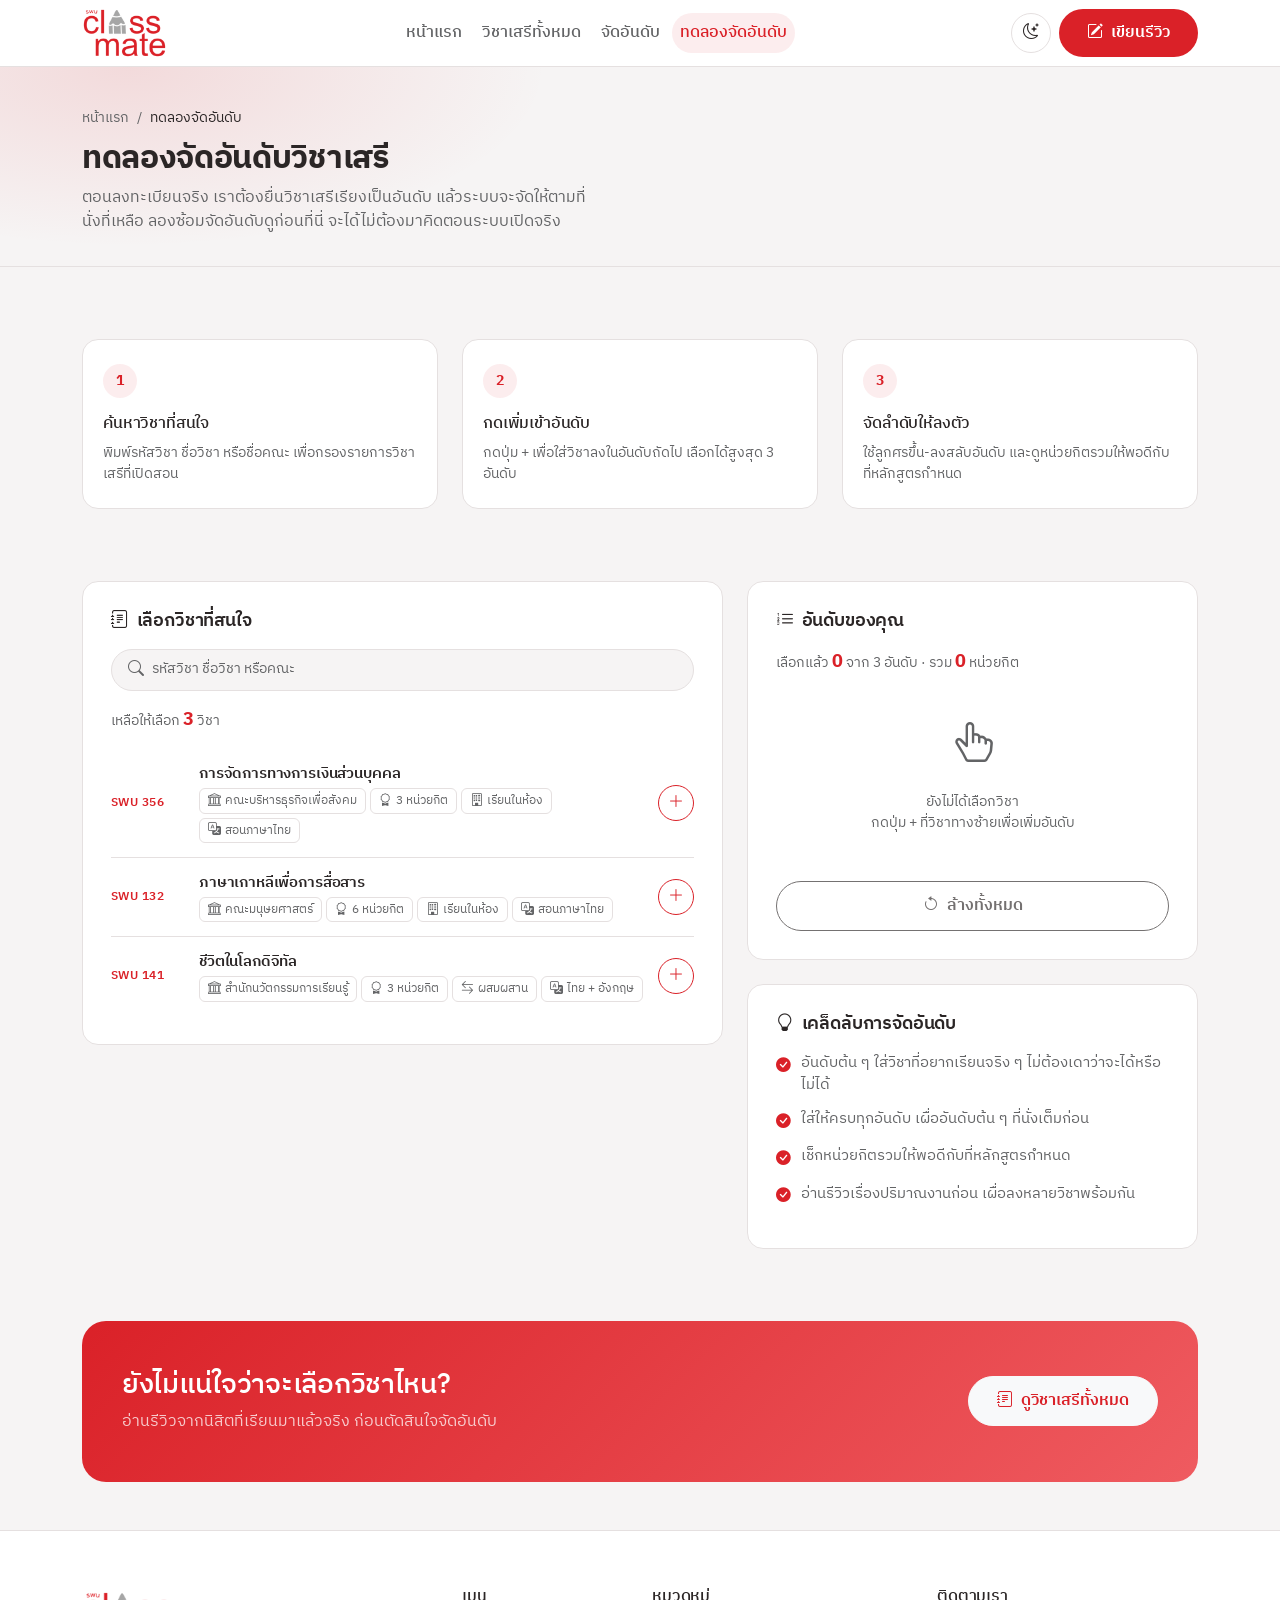
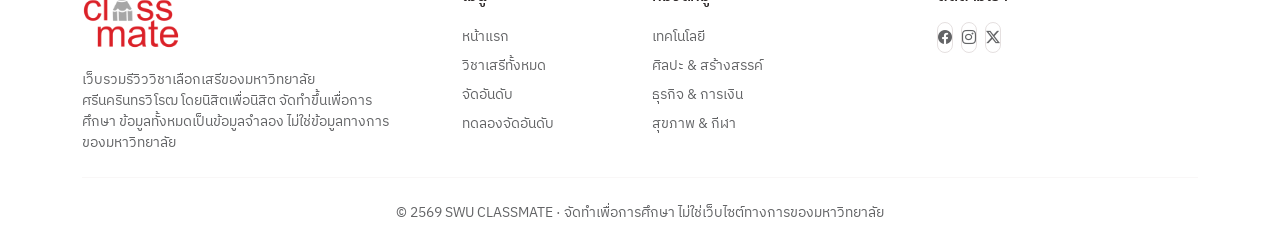
<file: simulator.html>
<!-- ===========================================
     SWU CLASSMATE - ทดลองจัดอันดับวิชาเสรี
     โครงสร้าง: คลังวิชา (ซ้าย) + อันดับที่เลือก (ขวา)
     ใช้ JavaScript: main.js + simulator.js
     สไตล์ทั้งหมดมาจาก css/style.css (ไฟล์เดียวใช้ทุกหน้า)
     =========================================== -->
<!DOCTYPE html>
<!-- lang="th" บอกว่าหน้านี้เป็นภาษาไทย (ช่วยเรื่องการอ่านออกเสียงและการค้นหา)
     data-bs-theme คือสวิตช์ธีมของ Bootstrap 5.3 — js/main.js จะเปลี่ยนค่านี้เป็น "dark" ตอนกดปุ่มสลับธีม -->
<html lang="th" data-bs-theme="light">
<head>
  <meta charset="UTF-8" />
  <meta name="viewport" content="width=device-width, initial-scale=1" />
  <title>ทดลองจัดอันดับวิชาเสรี | SWU CLASSMATE</title>
  <meta name="description" content="ทดลองจัดอันดับวิชาเลือกเสรีของมหาวิทยาลัยศรีนครินทรวิโรฒ ค้นหาวิชา เพิ่มเข้าอันดับ แล้วจัดลำดับให้ลงตัว ก่อนยื่นจริงในระบบลงทะเบียน" />

  <!-- Google Fonts -->
  <link rel="preconnect" href="https://fonts.googleapis.com" />
  <link rel="preconnect" href="https://fonts.gstatic.com" crossorigin />
  <link href="https://fonts.googleapis.com/css2?family=IBM+Plex+Sans+Thai:wght@400;500;600;700&display=swap" rel="stylesheet" />

  <!-- Bootstrap 5.3 + Bootstrap Icons -->
  <link href="https://cdn.jsdelivr.net/npm/bootstrap@5.3.3/dist/css/bootstrap.min.css" rel="stylesheet" />
  <link href="https://cdn.jsdelivr.net/npm/bootstrap-icons@1.11.3/font/bootstrap-icons.min.css" rel="stylesheet" />

  <!-- ไอคอนประจำเว็บ (แสดงบนแท็บเบราว์เซอร์ และตอนบันทึกลงหน้าจอมือถือ) -->
  <link rel="icon" href="images/favicon-32.png" sizes="32x32" type="image/png" />
  <link rel="icon" href="images/icon-192.png" sizes="192x192" type="image/png" />
  <link rel="apple-touch-icon" href="images/apple-touch-icon.png" />
  <meta name="theme-color" content="#da2128" />

  <!-- CSS ที่เขียนเอง ต้องอยู่ "หลัง" Bootstrap เสมอ
       เพราะถ้า specificity เท่ากัน ไฟล์ที่มาทีหลังจะชนะ ถ้าสลับลำดับสีของเราจะโดน Bootstrap ทับ -->
  <link href="css/style.css" rel="stylesheet" />
</head>

<body>

  <!-- ==================== NAVBAR ==================== -->
  <nav class="navbar navbar-expand-lg cr-navbar sticky-top">
    <div class="container">

      <a class="navbar-brand d-flex align-items-center" href="index.html">
        <img src="images/logo.png" alt="SWU CLASSMATE" class="brand-logo"
             width="271" height="160" />
      </a>


      <!-- ปุ่มแฮมเบอร์เกอร์ — โผล่เฉพาะจอเล็ก (Bootstrap ซ่อนให้เองเมื่อจอ >= lg)
           data-bs-toggle/target = สั่งให้ JS ของ Bootstrap เปิด-ปิดกล่อง id="mainNav" -->
      <button class="navbar-toggler" type="button"
              data-bs-toggle="collapse" data-bs-target="#mainNav"
              aria-controls="mainNav" aria-expanded="false" aria-label="เปิด-ปิดเมนู">
        <i class="bi bi-list"></i>
      </button>

      <div class="collapse navbar-collapse" id="mainNav">
        <ul class="navbar-nav mx-auto gap-1 py-2 py-lg-0">
          <li class="nav-item"><a class="nav-link" href="index.html">หน้าแรก</a></li>
          <li class="nav-item"><a class="nav-link" href="courses.html">วิชาเสรีทั้งหมด</a></li>
          <li class="nav-item"><a class="nav-link" href="ranking.html">จัดอันดับ</a></li>
          <!-- active = คลาสของ Bootstrap ใช้ทำสีพื้นหลัง
               aria-current="page" = บอกโปรแกรมอ่านหน้าจอว่านี่คือหน้าที่กำลังเปิดอยู่
               ต้องมีทั้งคู่ เพราะทำคนละหน้าที่กัน -->
          <li class="nav-item"><a class="nav-link active" href="simulator.html" aria-current="page">ทดลองจัดอันดับ</a></li>
        </ul>

        <div class="d-flex align-items-center gap-2 pb-2 pb-lg-0">
          <!-- ปุ่มสลับโหมดสว่าง/มืด — js/main.js ผูก event ไว้ที่ id นี้
               aria-label จำเป็น เพราะข้างในมีแต่ไอคอน ไม่มีข้อความให้อ่าน -->
          <button id="themeToggle" type="button" aria-label="สลับโหมดสว่าง/มืด">
            <i class="bi bi-moon-stars"></i>
          </button>
          <a href="write-review.html" class="btn btn-cr">
            <i class="bi bi-pencil-square me-1"></i> เขียนรีวิว
          </a>
        </div>
      </div>

    </div>
  </nav>

  <!-- ==================== หัวหน้าเพจ ==================== -->
  <header class="page-head">
    <div class="container">

      <nav aria-label="breadcrumb">
        <ol class="breadcrumb">
          <li class="breadcrumb-item"><a href="index.html">หน้าแรก</a></li>
          <li class="breadcrumb-item active" aria-current="page">ทดลองจัดอันดับ</li>
        </ol>
      </nav>

      <h1 class="section-title mb-2">ทดลองจัดอันดับวิชาเสรี</h1>
      <p class="text-body-secondary mb-0 text-narrow-lg">
        ตอนลงทะเบียนจริง เราต้องยื่นวิชาเสรีเรียงเป็นอันดับ แล้วระบบจะจัดให้ตามที่นั่งที่เหลือ
        ลองซ้อมจัดอันดับดูก่อนที่นี่ จะได้ไม่ต้องมาคิดตอนระบบเปิดจริง
      </p>

    </div>
  </header>

  <!-- ==================== เนื้อหาหลัก ==================== -->
  <main>

  <!-- ---------- วิธีใช้ 3 ขั้น ---------- -->
  <section class="section pb-0">
    <div class="container">
      <div class="row g-4">

        <div class="col-md-4">
          <div class="step-card">
            <p class="step-badge mb-3">1</p>
            <h2 class="h6 mb-2">ค้นหาวิชาที่สนใจ</h2>
            <p class="text-body-secondary small mb-0">
              พิมพ์รหัสวิชา ชื่อวิชา หรือชื่อคณะ เพื่อกรองรายการวิชาเสรีที่เปิดสอน
            </p>
          </div>
        </div>

        <div class="col-md-4">
          <div class="step-card">
            <p class="step-badge mb-3">2</p>
            <h2 class="h6 mb-2">กดเพิ่มเข้าอันดับ</h2>
            <p class="text-body-secondary small mb-0">
              กดปุ่ม + เพื่อใส่วิชาลงในอันดับถัดไป เลือกได้สูงสุด 3 อันดับ
            </p>
          </div>
        </div>

        <div class="col-md-4">
          <div class="step-card">
            <p class="step-badge mb-3">3</p>
            <h2 class="h6 mb-2">จัดลำดับให้ลงตัว</h2>
            <p class="text-body-secondary small mb-0">
              ใช้ลูกศรขึ้น-ลงสลับอันดับ และดูหน่วยกิตรวมให้พอดีกับที่หลักสูตรกำหนด
            </p>
          </div>
        </div>

      </div>
    </div>
  </section>

  <!-- ---------- คลังวิชา + อันดับของคุณ ---------- -->
  <section class="section">
    <div class="container">
      <div class="row g-4">

        <!-- คอลัมน์ซ้าย: เลือกวิชา -->
        <div class="col-lg-7">
          <div class="panel">

            <h2 class="panel-title">
              <i class="bi bi-journal-text me-1" aria-hidden="true"></i> เลือกวิชาที่สนใจ
            </h2>

            <div class="filter-search d-flex align-items-center gap-2 mb-3">
              <i class="bi bi-search text-body-secondary" aria-hidden="true"></i>
              <label for="poolSearch" class="visually-hidden">ค้นหาวิชาเสรี</label>
              <input type="search" class="form-control" id="poolSearch"
                     placeholder="รหัสวิชา ชื่อวิชา หรือคณะ" />
            </div>

            <p class="rank-counter mb-3" aria-live="polite">
              เหลือให้เลือก <strong id="poolCount">3</strong> วิชา
            </p>

            <div id="poolList">
            <!-- การ์ดวิชาในคลัง เขียนเป็น HTML จริงทั้งหมด ไม่ได้สร้างจาก JavaScript
                 js/simulator.js เก็บไว้แค่ "รหัสวิชา" เวลาต้องการชื่อหรือหน่วยกิต
                 จะย้อนมาอ่านจาก data-* ของการ์ดใบนี้เสมอ ข้อมูลจึงมีที่เดียว ไม่มีทางไม่ตรงกัน -->
            <article class="pick-row"
                     data-code="SWU356" data-name="การจัดการทางการเงินส่วนบุคคล"
                     data-credit="3"
                     data-search="SWU 356 การจัดการทางการเงินส่วนบุคคล ธุรกิจ &amp; การเงิน คณะบริหารธุรกิจเพื่อสังคม">
              <p class="pick-code mb-0">SWU 356</p>
              <div class="pick-body">
                <h3 class="pick-name">การจัดการทางการเงินส่วนบุคคล</h3>
                <div class="d-flex flex-wrap gap-1">
                  <span class="meta-badge"><i class="bi bi-bank" aria-hidden="true"></i> คณะบริหารธุรกิจเพื่อสังคม</span>
                  <span class="meta-badge"><i class="bi bi-award" aria-hidden="true"></i> 3 หน่วยกิต</span>
                  <span class="meta-badge"><i class="bi bi-building" aria-hidden="true"></i> เรียนในห้อง</span>
                  <span class="meta-badge"><i class="bi bi-translate" aria-hidden="true"></i> สอนภาษาไทย</span>
                </div>
              </div>
              <!-- data-add เป็นป้ายให้ JS หาปุ่มนี้เจอ (ไม่ได้ใช้ทำสไตล์)
                   ตั้งชื่อแบบนี้เพื่อไม่ให้ปนกับคลาสที่ใช้จัดหน้าตา -->
              <button type="button" class="btn-add" data-add
                      aria-label="เพิ่ม การจัดการทางการเงินส่วนบุคคล เข้าอันดับ">
                <i class="bi bi-plus-lg" aria-hidden="true"></i>
              </button>
            </article>
            <article class="pick-row"
                     data-code="SWU132" data-name="ภาษาเกาหลีเพื่อการสื่อสาร"
                     data-credit="6"
                     data-search="SWU 132 ภาษาเกาหลีเพื่อการสื่อสาร ภาษา &amp; การสื่อสาร คณะมนุษยศาสตร์">
              <p class="pick-code mb-0">SWU 132</p>
              <div class="pick-body">
                <h3 class="pick-name">ภาษาเกาหลีเพื่อการสื่อสาร</h3>
                <div class="d-flex flex-wrap gap-1">
                  <span class="meta-badge"><i class="bi bi-bank" aria-hidden="true"></i> คณะมนุษยศาสตร์</span>
                  <span class="meta-badge"><i class="bi bi-award" aria-hidden="true"></i> 6 หน่วยกิต</span>
                  <span class="meta-badge"><i class="bi bi-building" aria-hidden="true"></i> เรียนในห้อง</span>
                  <span class="meta-badge"><i class="bi bi-translate" aria-hidden="true"></i> สอนภาษาไทย</span>
                </div>
              </div>
              <button type="button" class="btn-add" data-add
                      aria-label="เพิ่ม ภาษาเกาหลีเพื่อการสื่อสาร เข้าอันดับ">
                <i class="bi bi-plus-lg" aria-hidden="true"></i>
              </button>
            </article>
            <article class="pick-row"
                     data-code="SWU141" data-name="ชีวิตในโลกดิจิทัล"
                     data-credit="3"
                     data-search="SWU 141 ชีวิตในโลกดิจิทัล เทคโนโลยี สำนักนวัตกรรมการเรียนรู้">
              <p class="pick-code mb-0">SWU 141</p>
              <div class="pick-body">
                <h3 class="pick-name">ชีวิตในโลกดิจิทัล</h3>
                <div class="d-flex flex-wrap gap-1">
                  <span class="meta-badge"><i class="bi bi-bank" aria-hidden="true"></i> สำนักนวัตกรรมการเรียนรู้</span>
                  <span class="meta-badge"><i class="bi bi-award" aria-hidden="true"></i> 3 หน่วยกิต</span>
                  <span class="meta-badge"><i class="bi bi-arrow-left-right" aria-hidden="true"></i> ผสมผสาน</span>
                  <span class="meta-badge"><i class="bi bi-translate" aria-hidden="true"></i> ไทย + อังกฤษ</span>
                </div>
              </div>
              <button type="button" class="btn-add" data-add
                      aria-label="เพิ่ม ชีวิตในโลกดิจิทัล เข้าอันดับ">
                <i class="bi bi-plus-lg" aria-hidden="true"></i>
              </button>
            </article>
            </div>

            <div id="poolEmpty" class="text-center text-body-secondary py-5 d-none">
              <i class="bi bi-inbox fs-1" aria-hidden="true"></i>
              <p class="mt-3 mb-0">ไม่พบวิชาที่ค้นหา</p>
            </div>

          </div>
        </div>

        <!-- คอลัมน์ขวา: อันดับของคุณ -->
        <aside class="col-lg-5">
          <div class="sticky-side">

            <div class="panel mb-4">
              <h2 class="panel-title">
                <i class="bi bi-list-ol me-1" aria-hidden="true"></i> อันดับของคุณ
              </h2>

              <p class="rank-counter mb-3" aria-live="polite">
                เลือกแล้ว <strong id="rankCount">0</strong> จาก 3 อันดับ
                &middot; รวม <strong id="creditSum">0</strong> หน่วยกิต
              </p>

              <!-- <ol> ว่างเปล่า — js/simulator.js สร้าง <li> ใส่ให้ตอนผู้ใช้กดเพิ่มวิชา
                   ใช้ <ol> เพราะลำดับมีความหมาย (อันดับ 1 ต่างจากอันดับ 3) ไม่ใช่ <ul> -->
              <ol class="rank-list" id="rankList"></ol>

              <div id="rankEmpty" class="text-center text-body-secondary py-4">
                <i class="bi bi-hand-index-thumb fs-1" aria-hidden="true"></i>
                <p class="mt-3 mb-0 small">
                  ยังไม่ได้เลือกวิชา<br />กดปุ่ม + ที่วิชาทางซ้ายเพื่อเพิ่มอันดับ
                </p>
              </div>

              <div class="d-grid gap-2 mt-4">
                <button type="button" class="btn btn-cr-outline" id="clearBtn" disabled>
                  <i class="bi bi-arrow-counterclockwise me-1" aria-hidden="true"></i> ล้างทั้งหมด
                </button>
              </div>
            </div>

            <div class="panel">
              <h2 class="panel-title">
                <i class="bi bi-lightbulb me-1" aria-hidden="true"></i> เคล็ดลับการจัดอันดับ
              </h2>
              <ul class="check-list">
                <li><i class="bi bi-check-circle-fill" aria-hidden="true"></i> อันดับต้น ๆ ใส่วิชาที่อยากเรียนจริง ๆ ไม่ต้องเดาว่าจะได้หรือไม่ได้</li>
                <li><i class="bi bi-check-circle-fill" aria-hidden="true"></i> ใส่ให้ครบทุกอันดับ เผื่ออันดับต้น ๆ ที่นั่งเต็มก่อน</li>
                <li><i class="bi bi-check-circle-fill" aria-hidden="true"></i> เช็กหน่วยกิตรวมให้พอดีกับที่หลักสูตรกำหนด</li>
                <li><i class="bi bi-check-circle-fill" aria-hidden="true"></i> อ่านรีวิวเรื่องปริมาณงานก่อน เผื่อลงหลายวิชาพร้อมกัน</li>
              </ul>
            </div>

          </div>
        </aside>

      </div>
    </div>
  </section>

  <!-- ==================== CTA ==================== -->
  <section class="pb-5">
    <div class="container">
      <div class="cta-band d-flex flex-wrap align-items-center justify-content-between gap-4">
        <div>
          <h2 class="h3 mb-2">ยังไม่แน่ใจว่าจะเลือกวิชาไหน?</h2>
          <p class="mb-0 opacity-75">
            อ่านรีวิวจากนิสิตที่เรียนมาแล้วจริง ก่อนตัดสินใจจัดอันดับ
          </p>
        </div>
        <a href="courses.html" class="btn btn-light">
          <i class="bi bi-journal-text me-1" aria-hidden="true"></i> ดูวิชาเสรีทั้งหมด
        </a>
      </div>
    </div>
  </section>

  </main>

  <!-- ==================== FOOTER ==================== -->
  <footer class="cr-footer">
    <div class="container">
      <div class="row g-4">

        <div class="col-lg-4">
          <a class="navbar-brand d-flex align-items-center mb-3" href="index.html">
            <img src="images/logo.png" alt="SWU CLASSMATE" class="brand-logo brand-logo-lg"
                 width="271" height="160" />
          </a>
          <p class="text-body-secondary small mb-0 text-narrow">
            เว็บรวมรีวิววิชาเลือกเสรีของมหาวิทยาลัยศรีนครินทรวิโรฒ โดยนิสิตเพื่อนิสิต
            จัดทำขึ้นเพื่อการศึกษา ข้อมูลทั้งหมดเป็นข้อมูลจำลอง ไม่ใช่ข้อมูลทางการของมหาวิทยาลัย
          </p>
        </div>

        <div class="col-6 col-lg-2">
          <h2 class="h6 mb-3">เมนู</h2>
          <ul class="list-unstyled small mb-0">
            <li><a href="index.html">หน้าแรก</a></li>
            <li><a href="courses.html">วิชาเสรีทั้งหมด</a></li>
            <li><a href="ranking.html">จัดอันดับ</a></li>
            <li><a href="simulator.html">ทดลองจัดอันดับ</a></li>
          </ul>
        </div>

        <div class="col-6 col-lg-3">
          <h2 class="h6 mb-3">หมวดหมู่</h2>
          <ul class="list-unstyled small mb-0">
            <li><a href="courses.html">เทคโนโลยี</a></li>
            <li><a href="courses.html">ศิลปะ &amp; สร้างสรรค์</a></li>
            <li><a href="courses.html">ธุรกิจ &amp; การเงิน</a></li>
            <li><a href="courses.html">สุขภาพ &amp; กีฬา</a></li>
          </ul>
        </div>

        <div class="col-6 col-lg-3">
          <h2 class="h6 mb-3">ติดตามเรา</h2>
          <div class="d-flex gap-2">
            <a href="#" class="chip" aria-label="Facebook"><i class="bi bi-facebook"></i></a>
            <a href="#" class="chip" aria-label="Instagram"><i class="bi bi-instagram"></i></a>
            <a href="#" class="chip" aria-label="X"><i class="bi bi-twitter-x"></i></a>
          </div>
        </div>

      </div>

      <hr class="my-4 hr-cr" />
      <p class="text-center text-body-secondary small mb-0">
        <!-- span ว่างเปล่า รอ js/main.js เติมปี พ.ศ. ให้ตอนโหลดหน้า
             ทำแบบนี้เพื่อไม่ต้องไล่แก้ปีใน 6 ไฟล์ทุกปี -->
        &copy; <span id="year"></span> SWU CLASSMATE · จัดทำเพื่อการศึกษา ไม่ใช่เว็บไซต์ทางการของมหาวิทยาลัย
      </p>

    </div>
  </footer>

  <!-- Bootstrap JS (ใช้สำหรับเมนูมือถือ) -->
  <script src="https://cdn.jsdelivr.net/npm/bootstrap@5.3.3/dist/js/bootstrap.bundle.min.js"></script>
  <!-- JS ของเว็บ -->
  <script src="js/main.js"></script>
  <script src="js/simulator.js"></script>
</body>
</html>
</file>
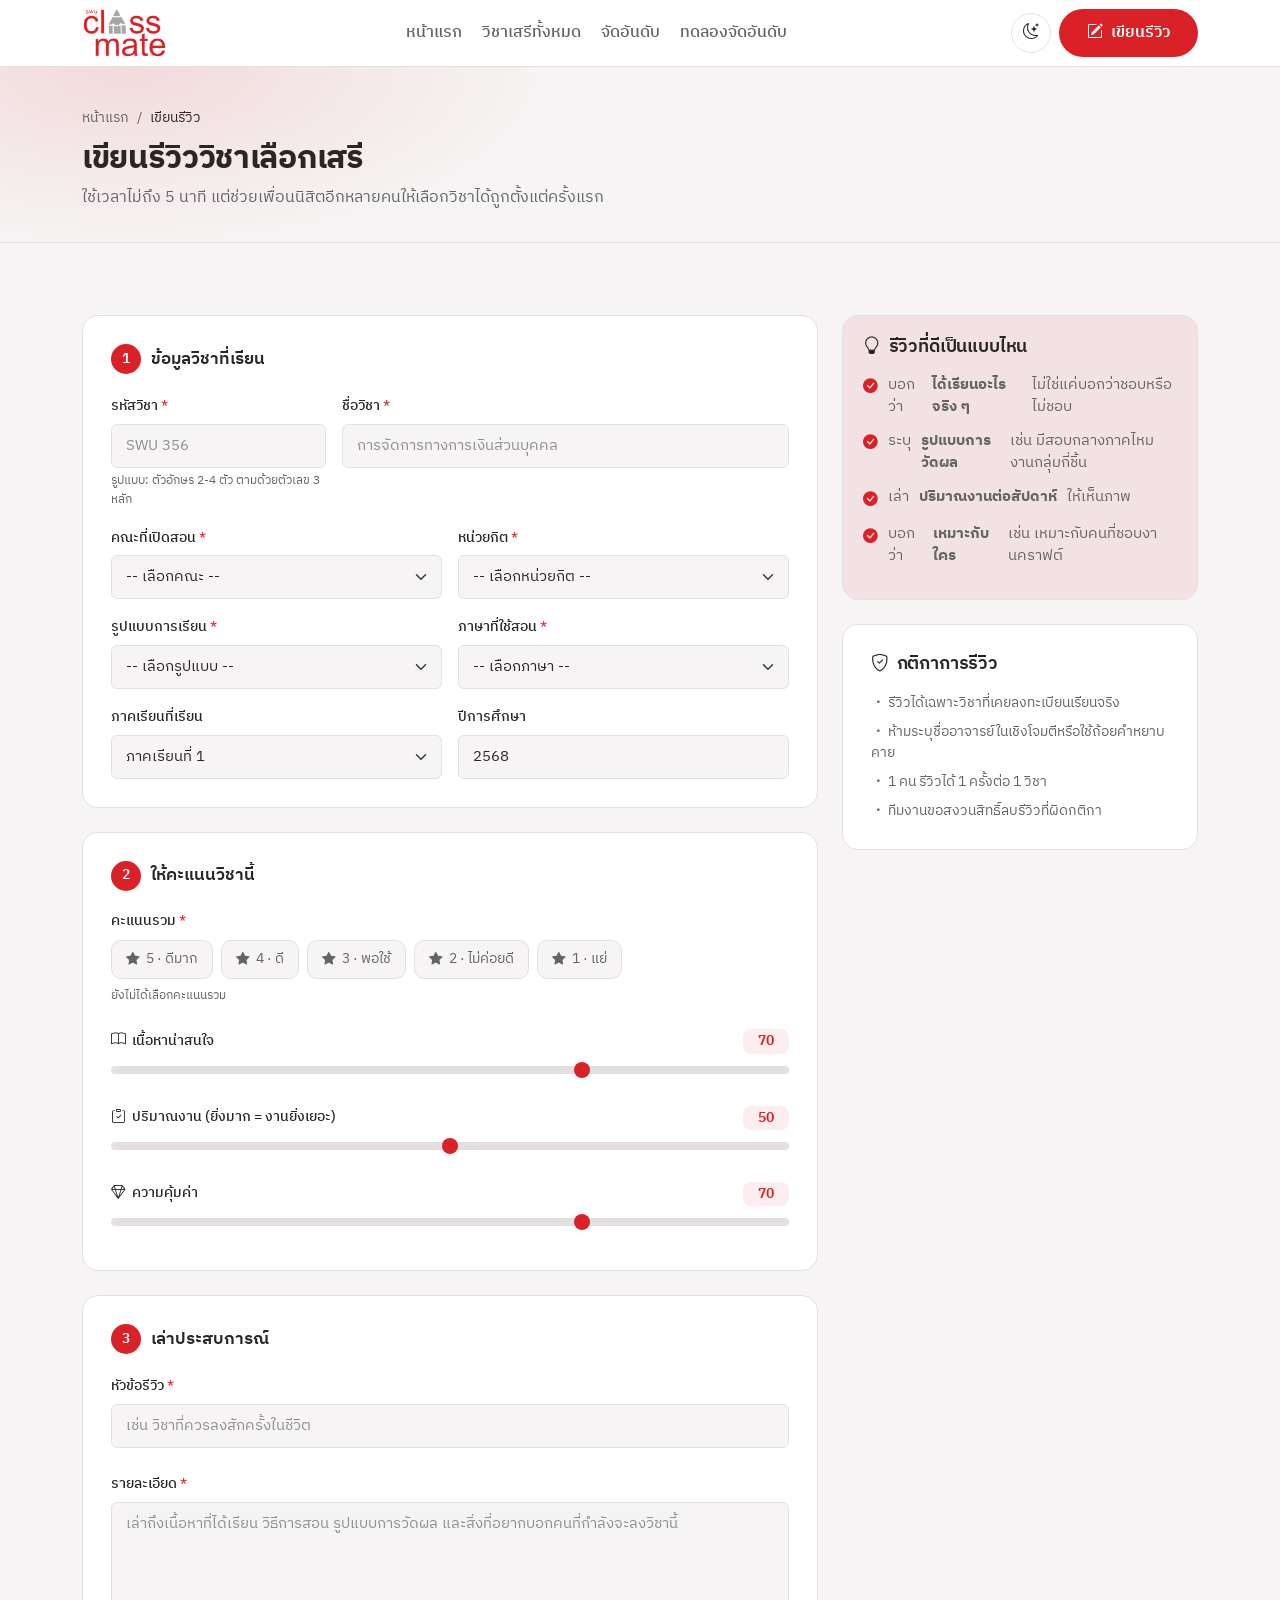
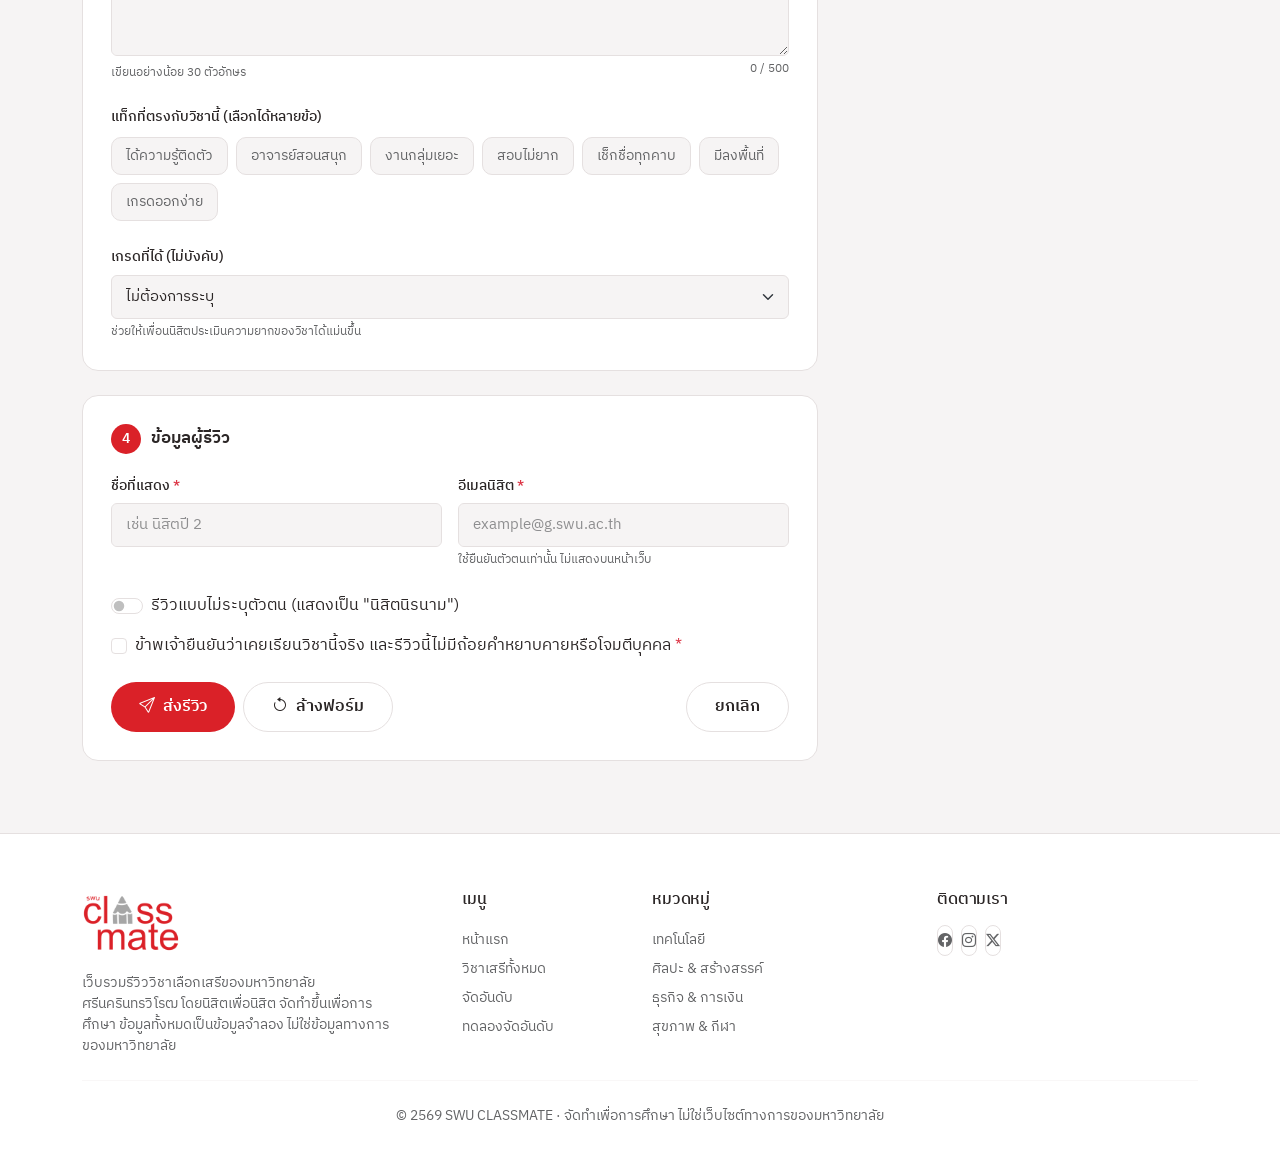
<file: write-review.html>
<!-- ===========================================
     SWU CLASSMATE - ฟอร์มเขียนรีวิว
     โครงสร้าง: ฟอร์ม 4 ขั้นตอน + กติกาการรีวิว (ขวา)
     ใช้ JavaScript: main.js + review.js
     สไตล์ทั้งหมดมาจาก css/style.css (ไฟล์เดียวใช้ทุกหน้า)
     =========================================== -->
<!DOCTYPE html>
<!-- lang="th" บอกว่าหน้านี้เป็นภาษาไทย (ช่วยเรื่องการอ่านออกเสียงและการค้นหา)
     data-bs-theme คือสวิตช์ธีมของ Bootstrap 5.3 — js/main.js จะเปลี่ยนค่านี้เป็น "dark" ตอนกดปุ่มสลับธีม -->
<html lang="th" data-bs-theme="light">
<head>
  <meta charset="UTF-8" />
  <meta name="viewport" content="width=device-width, initial-scale=1" />
  <title>เขียนรีวิววิชา | SWU CLASSMATE</title>
  <meta name="description" content="แบ่งปันประสบการณ์เรียนวิชาเลือกเสรีของมหาวิทยาลัยศรีนครินทรวิโรฒ ให้คะแนนเนื้อหา ปริมาณงาน และความคุ้มค่า เพื่อช่วยเพื่อนนิสิตเลือกวิชา" />

  <!-- Google Fonts -->
  <link rel="preconnect" href="https://fonts.googleapis.com" />
  <link rel="preconnect" href="https://fonts.gstatic.com" crossorigin />
  <link href="https://fonts.googleapis.com/css2?family=IBM+Plex+Sans+Thai:wght@400;500;600;700&display=swap" rel="stylesheet" />

  <!-- Bootstrap 5.3 + Bootstrap Icons -->
  <link href="https://cdn.jsdelivr.net/npm/bootstrap@5.3.3/dist/css/bootstrap.min.css" rel="stylesheet" />
  <link href="https://cdn.jsdelivr.net/npm/bootstrap-icons@1.11.3/font/bootstrap-icons.min.css" rel="stylesheet" />

  <!-- ไอคอนประจำเว็บ (แสดงบนแท็บเบราว์เซอร์ และตอนบันทึกลงหน้าจอมือถือ) -->
  <link rel="icon" href="images/favicon-32.png" sizes="32x32" type="image/png" />
  <link rel="icon" href="images/icon-192.png" sizes="192x192" type="image/png" />
  <link rel="apple-touch-icon" href="images/apple-touch-icon.png" />
  <meta name="theme-color" content="#da2128" />

  <!-- CSS ที่เขียนเอง ต้องอยู่ "หลัง" Bootstrap เสมอ
       เพราะถ้า specificity เท่ากัน ไฟล์ที่มาทีหลังจะชนะ ถ้าสลับลำดับสีของเราจะโดน Bootstrap ทับ -->
  <link href="css/style.css" rel="stylesheet" />
</head>

<body>

  <!-- ==================== NAVBAR ==================== -->
  <nav class="navbar navbar-expand-lg cr-navbar sticky-top">
    <div class="container">

      <a class="navbar-brand d-flex align-items-center" href="index.html">
        <img src="images/logo.png" alt="SWU CLASSMATE" class="brand-logo"
             width="271" height="160" />
      </a>


      <!-- ปุ่มแฮมเบอร์เกอร์ — โผล่เฉพาะจอเล็ก (Bootstrap ซ่อนให้เองเมื่อจอ >= lg)
           data-bs-toggle/target = สั่งให้ JS ของ Bootstrap เปิด-ปิดกล่อง id="mainNav" -->
      <button class="navbar-toggler" type="button"
              data-bs-toggle="collapse" data-bs-target="#mainNav"
              aria-controls="mainNav" aria-expanded="false" aria-label="เปิด-ปิดเมนู">
        <i class="bi bi-list"></i>
      </button>

      <div class="collapse navbar-collapse" id="mainNav">
        <ul class="navbar-nav mx-auto gap-1 py-2 py-lg-0">
          <li class="nav-item"><a class="nav-link" href="index.html">หน้าแรก</a></li>
          <li class="nav-item"><a class="nav-link" href="courses.html">วิชาเสรีทั้งหมด</a></li>
          <li class="nav-item"><a class="nav-link" href="ranking.html">จัดอันดับ</a></li>
          <li class="nav-item"><a class="nav-link" href="simulator.html">ทดลองจัดอันดับ</a></li>
        </ul>

        <div class="d-flex align-items-center gap-2 pb-2 pb-lg-0">
          <!-- ปุ่มสลับโหมดสว่าง/มืด — js/main.js ผูก event ไว้ที่ id นี้
               aria-label จำเป็น เพราะข้างในมีแต่ไอคอน ไม่มีข้อความให้อ่าน -->
          <button id="themeToggle" type="button" aria-label="สลับโหมดสว่าง/มืด">
            <i class="bi bi-moon-stars"></i>
          </button>
          <a href="write-review.html" class="btn btn-cr" aria-current="page">
            <i class="bi bi-pencil-square me-1"></i> เขียนรีวิว
          </a>
        </div>
      </div>

    </div>
  </nav>

  <!-- ==================== หัวหน้าเพจ ==================== -->
  <header class="page-head">
    <div class="container">

      <nav aria-label="breadcrumb">
        <ol class="breadcrumb">
          <li class="breadcrumb-item"><a href="index.html">หน้าแรก</a></li>
          <li class="breadcrumb-item active" aria-current="page">เขียนรีวิว</li>
        </ol>
      </nav>

      <h1 class="section-title mb-2">เขียนรีวิววิชาเลือกเสรี</h1>
      <p class="text-body-secondary mb-0">
        ใช้เวลาไม่ถึง 5 นาที แต่ช่วยเพื่อนนิสิตอีกหลายคนให้เลือกวิชาได้ถูกตั้งแต่ครั้งแรก
      </p>

    </div>
  </header>

  <!-- ==================== เนื้อหาหลัก ==================== -->
  <main class="section">
    <div class="container">
      <div class="row g-4">

        <!-- ---------- คอลัมน์ซ้าย: ฟอร์ม ---------- -->
        <div class="col-lg-8">

          <!-- กล่องแจ้งผลเมื่อส่งฟอร์มสำเร็จ -->
          <div class="alert alert-success d-none align-items-center gap-2 mb-4"
               id="formSuccess" role="alert">
            <i class="bi bi-check-circle-fill"></i>
            <span>
              ส่งรีวิวเรียบร้อยแล้ว ขอบคุณที่ช่วยแบ่งปันประสบการณ์
              <span class="d-block small">
                (เว็บนี้เป็นงานฝึกทำหน้าเว็บ ยังไม่มีระบบหลังบ้าน ข้อมูลจึงไม่ถูกบันทึกจริง)
              </span>
            </span>
          </div>

          <!-- novalidate = ปิดข้อความเตือนของเบราว์เซอร์ แล้วใช้สไตล์ของ Bootstrap แทน -->
          <!-- novalidate = ปิดกล่องเตือนของเบราว์เซอร์ (ที่เป็นภาษาอังกฤษและหน้าตาไม่เข้ากับเว็บ)
               แต่ "ไม่ได้ปิดการตรวจ" — js/review.js ยังเรียก checkValidity() ตรวจเองได้
               needs-validation เป็นเพียงชื่อที่ Bootstrap ใช้เรียกฟอร์มแบบนี้ ไม่มีสไตล์ในตัว -->
          <form class="cr-form needs-validation" id="reviewForm" novalidate>

            <!-- ===== ขั้นที่ 1: ข้อมูลวิชา ===== -->
            <section class="panel">
              <fieldset>
                <legend><span class="step-num">1</span> ข้อมูลวิชาที่เรียน</legend>

                <div class="row g-3">

                  <div class="col-sm-4">
                    <label for="courseCode" class="form-label">รหัสวิชา <span class="text-danger">*</span></label>
                    <input type="text" class="form-control" id="courseCode" name="courseCode"
                           placeholder="SWU 356" pattern="[A-Za-z]{2,4}\s?[0-9]{3}[A-Za-z]?"
                           required />
                    <!-- form-text     = คำอธิบายสีจาง แสดงตลอดเวลา
                         invalid-feedback = ข้อความเตือน ซ่อนไว้จนกว่าช่องนี้จะกรอกผิด
                         Bootstrap จะโชว์ให้เองเมื่อฟอร์มมีคลาส was-validated (js/review.js เป็นคนใส่) -->
                    <div class="form-text">รูปแบบ: ตัวอักษร 2-4 ตัว ตามด้วยตัวเลข 3 หลัก</div>
                    <div class="invalid-feedback">กรุณากรอกรหัสวิชาให้ถูกรูปแบบ เช่น SWU 356</div>
                  </div>

                  <div class="col-sm-8">
                    <label for="courseName" class="form-label">ชื่อวิชา <span class="text-danger">*</span></label>
                    <input type="text" class="form-control" id="courseName" name="courseName"
                           placeholder="การจัดการทางการเงินส่วนบุคคล" minlength="5" required />
                    <div class="invalid-feedback">กรุณากรอกชื่อวิชา (อย่างน้อย 5 ตัวอักษร)</div>
                  </div>

                  <div class="col-sm-6">
                    <label for="faculty" class="form-label">คณะที่เปิดสอน <span class="text-danger">*</span></label>
                    <select class="form-select" id="faculty" name="faculty" required>
                      <option value="" selected disabled>-- เลือกคณะ --</option>
                      <option>คณะบริหารธุรกิจเพื่อสังคม</option>
                      <option>คณะมนุษยศาสตร์</option>
                      <option>คณะศิลปกรรมศาสตร์</option>
                      <option>คณะสังคมศาสตร์</option>
                      <option>คณะเศรษฐศาสตร์</option>
                      <option>คณะพลศึกษา</option>
                      <option>สำนักนวัตกรรมการเรียนรู้</option>
                      <option>วิทยาลัยนานาชาติเพื่อศึกษาความยั่งยืน</option>
                      <option>วิทยาลัยอุตสาหกรรมสร้างสรรค์</option>
                    </select>
                    <div class="invalid-feedback">กรุณาเลือกคณะที่เปิดสอน</div>
                  </div>

                  <div class="col-sm-6">
                    <label for="credit" class="form-label">หน่วยกิต <span class="text-danger">*</span></label>
                    <select class="form-select" id="credit" name="credit" required>
                      <option value="" selected disabled>-- เลือกหน่วยกิต --</option>
                      <option value="2">2 หน่วยกิต</option>
                      <option value="3">3 หน่วยกิต</option>
                      <option value="4">4 หน่วยกิต</option>
                      <option value="5">5 หน่วยกิต</option>
                      <option value="6">6 หน่วยกิต</option>
                    </select>
                    <div class="invalid-feedback">กรุณาเลือกจำนวนหน่วยกิต</div>
                  </div>

                  <div class="col-sm-6">
                    <label for="mode" class="form-label">รูปแบบการเรียน <span class="text-danger">*</span></label>
                    <select class="form-select" id="mode" name="mode" required>
                      <option value="" selected disabled>-- เลือกรูปแบบ --</option>
                      <option value="onsite">เรียนในห้อง (Onsite)</option>
                      <option value="online">เรียนออนไลน์ (Online)</option>
                      <option value="hybrid">ผสมผสาน (Online &amp; Onsite)</option>
                    </select>
                    <div class="invalid-feedback">กรุณาเลือกรูปแบบการเรียน</div>
                  </div>

                  <div class="col-sm-6">
                    <label for="lang" class="form-label">ภาษาที่ใช้สอน <span class="text-danger">*</span></label>
                    <select class="form-select" id="lang" name="lang" required>
                      <option value="" selected disabled>-- เลือกภาษา --</option>
                      <option value="th">ภาษาไทย</option>
                      <option value="en">ภาษาอังกฤษ</option>
                      <option value="both">ไทย &amp; อังกฤษ</option>
                    </select>
                    <div class="invalid-feedback">กรุณาเลือกภาษาที่ใช้สอน</div>
                  </div>

                  <div class="col-sm-6">
                    <label for="term" class="form-label">ภาคเรียนที่เรียน</label>
                    <select class="form-select" id="term" name="term">
                      <option value="1">ภาคเรียนที่ 1</option>
                      <option value="2">ภาคเรียนที่ 2</option>
                      <option value="3">ภาคฤดูร้อน</option>
                    </select>
                  </div>

                  <div class="col-sm-6">
                    <label for="academicYear" class="form-label">ปีการศึกษา</label>
                    <input type="number" class="form-control" id="academicYear" name="academicYear"
                           value="2568" min="2560" max="2570" step="1" />
                    <div class="invalid-feedback">กรอกปีการศึกษาระหว่าง 2560-2570</div>
                  </div>

                </div>
              </fieldset>
            </section>

            <!-- ===== ขั้นที่ 2: ให้คะแนน ===== -->
            <section class="panel">
              <fieldset>
                <legend><span class="step-num">2</span> ให้คะแนนวิชานี้</legend>

                <!-- คะแนนรวม: ใช้ radio จริง แต่จัดสไตล์ให้เป็นปุ่ม -->
                <fieldset class="mb-4">
                  <legend class="legend-sm">คะแนนรวม <span class="text-danger">*</span></legend>

                  <div class="pick-group">
                    <!-- ดาวให้คะแนนเป็น radio จริง ๆ แต่ CSS ซ่อนวงกลมไว้แล้วจัดสไตล์ <label> ให้เป็นปุ่มแทน
                         ข้อดีคือใช้คีย์บอร์ดเลือกได้ และฟอร์มตรวจ required ได้ตามปกติ -->
                    <input type="radio" name="overall" value="5" id="star5" required />
                    <label for="star5"><i class="bi bi-star-fill"></i> 5 · ดีมาก</label>

                    <input type="radio" name="overall" value="4" id="star4" />
                    <label for="star4"><i class="bi bi-star-fill"></i> 4 · ดี</label>

                    <input type="radio" name="overall" value="3" id="star3" />
                    <label for="star3"><i class="bi bi-star-fill"></i> 3 · พอใช้</label>

                    <input type="radio" name="overall" value="2" id="star2" />
                    <label for="star2"><i class="bi bi-star-fill"></i> 2 · ไม่ค่อยดี</label>

                    <input type="radio" name="overall" value="1" id="star1" />
                    <label for="star1"><i class="bi bi-star-fill"></i> 1 · แย่</label>
                  </div>

                  <div class="form-text mt-2" id="overallHint">ยังไม่ได้เลือกคะแนนรวม</div>
                </fieldset>

                <!-- คะแนนย่อย 3 ด้าน: input type="range" + tag <output> แสดงค่า -->
                <div class="mb-3">
                  <div class="d-flex align-items-center justify-content-between mb-1">
                    <label for="scoreContent" class="form-label mb-0">
                      <i class="bi bi-book me-1"></i> เนื้อหาน่าสนใจ
                    </label>
                    <!-- <output> เป็นแท็กที่มีไว้แสดง "ผลลัพธ์" โดยเฉพาะ
                         for="scoreContent" ผูกกับแถบเลื่อนด้านล่าง — js/review.js อัปเดตตัวเลขนี้ทุกครั้งที่ลาก -->
                    <output class="range-out" id="outContent" for="scoreContent">70</output>
                  </div>
                  <input type="range" class="form-range" id="scoreContent" name="scoreContent"
                         min="0" max="100" step="5" value="70" />
                </div>

                <div class="mb-3">
                  <div class="d-flex align-items-center justify-content-between mb-1">
                    <label for="scoreWorkload" class="form-label mb-0">
                      <i class="bi bi-clipboard-check me-1"></i> ปริมาณงาน (ยิ่งมาก = งานยิ่งเยอะ)
                    </label>
                    <output class="range-out" id="outWorkload" for="scoreWorkload">50</output>
                  </div>
                  <input type="range" class="form-range" id="scoreWorkload" name="scoreWorkload"
                         min="0" max="100" step="5" value="50" />
                </div>

                <div class="mb-0">
                  <div class="d-flex align-items-center justify-content-between mb-1">
                    <label for="scoreWorth" class="form-label mb-0">
                      <i class="bi bi-gem me-1"></i> ความคุ้มค่า
                    </label>
                    <output class="range-out" id="outWorth" for="scoreWorth">70</output>
                  </div>
                  <input type="range" class="form-range" id="scoreWorth" name="scoreWorth"
                         min="0" max="100" step="5" value="70" />
                </div>

              </fieldset>
            </section>

            <!-- ===== ขั้นที่ 3: เล่าประสบการณ์ ===== -->
            <section class="panel">
              <fieldset>
                <legend><span class="step-num">3</span> เล่าประสบการณ์</legend>

                <div class="mb-4">
                  <label for="reviewTitle" class="form-label">หัวข้อรีวิว <span class="text-danger">*</span></label>
                  <input type="text" class="form-control" id="reviewTitle" name="reviewTitle"
                         placeholder="เช่น วิชาที่ควรลงสักครั้งในชีวิต" maxlength="60" required />
                  <div class="invalid-feedback">กรุณาตั้งหัวข้อรีวิวสั้น ๆ</div>
                </div>

                <div class="mb-4">
                  <label for="reviewBody" class="form-label">รายละเอียด <span class="text-danger">*</span></label>
                  <textarea class="form-control" id="reviewBody" name="reviewBody" rows="6"
                            maxlength="500" minlength="30" required
                            placeholder="เล่าถึงเนื้อหาที่ได้เรียน วิธีการสอน รูปแบบการวัดผล และสิ่งที่อยากบอกคนที่กำลังจะลงวิชานี้"></textarea>
                  <div class="d-flex justify-content-between mt-1">
                    <span class="form-text">เขียนอย่างน้อย 30 ตัวอักษร</span>
                    <span class="char-count" id="charCount">0 / 500</span>
                  </div>
                  <div class="invalid-feedback">กรุณาเขียนรายละเอียดอย่างน้อย 30 ตัวอักษร</div>
                </div>

                <fieldset class="mb-4">
                  <legend class="legend-sm">แท็กที่ตรงกับวิชานี้ (เลือกได้หลายข้อ)</legend>

                  <div class="pick-group">
                    <input type="checkbox" name="tag" value="ได้ความรู้ติดตัว" id="tag1" />
                    <label for="tag1">ได้ความรู้ติดตัว</label>

                    <input type="checkbox" name="tag" value="อาจารย์สอนสนุก" id="tag2" />
                    <label for="tag2">อาจารย์สอนสนุก</label>

                    <input type="checkbox" name="tag" value="งานกลุ่มเยอะ" id="tag3" />
                    <label for="tag3">งานกลุ่มเยอะ</label>

                    <input type="checkbox" name="tag" value="สอบไม่ยาก" id="tag4" />
                    <label for="tag4">สอบไม่ยาก</label>

                    <input type="checkbox" name="tag" value="เช็กชื่อทุกคาบ" id="tag5" />
                    <label for="tag5">เช็กชื่อทุกคาบ</label>

                    <input type="checkbox" name="tag" value="มีลงพื้นที่" id="tag6" />
                    <label for="tag6">มีลงพื้นที่</label>

                    <input type="checkbox" name="tag" value="เกรดออกง่าย" id="tag7" />
                    <label for="tag7">เกรดออกง่าย</label>
                  </div>
                </fieldset>

                <div class="mb-0">
                  <label for="grade" class="form-label">เกรดที่ได้ (ไม่บังคับ)</label>
                  <select class="form-select" id="grade" name="grade">
                    <option value="">ไม่ต้องการระบุ</option>
                    <option>A</option>
                    <option>B+</option>
                    <option>B</option>
                    <option>C+</option>
                    <option>C</option>
                    <option>D+</option>
                    <option>D</option>
                    <option>E</option>
                  </select>
                  <div class="form-text">ช่วยให้เพื่อนนิสิตประเมินความยากของวิชาได้แม่นขึ้น</div>
                </div>

              </fieldset>
            </section>

            <!-- ===== ขั้นที่ 4: ข้อมูลผู้รีวิว ===== -->
            <section class="panel">
              <fieldset>
                <legend><span class="step-num">4</span> ข้อมูลผู้รีวิว</legend>

                <div class="row g-3 mb-4">

                  <div class="col-sm-6">
                    <label for="nickname" class="form-label">ชื่อที่แสดง <span class="text-danger">*</span></label>
                    <input type="text" class="form-control" id="nickname" name="nickname"
                           placeholder="เช่น นิสิตปี 2" required />
                    <div class="invalid-feedback">กรุณากรอกชื่อที่จะแสดงบนรีวิว</div>
                  </div>

                  <div class="col-sm-6">
                    <label for="email" class="form-label">อีเมลนิสิต <span class="text-danger">*</span></label>
                    <input type="email" class="form-control" id="email" name="email"
                           placeholder="example@g.swu.ac.th" required />
                    <div class="form-text">ใช้ยืนยันตัวตนเท่านั้น ไม่แสดงบนหน้าเว็บ</div>
                    <div class="invalid-feedback">กรุณากรอกอีเมลให้ถูกต้อง</div>
                  </div>

                </div>

                <div class="form-check form-switch mb-3">
                  <input class="form-check-input" type="checkbox" role="switch"
                         id="anonymous" name="anonymous" />
                  <label class="form-check-label" for="anonymous">
                    รีวิวแบบไม่ระบุตัวตน (แสดงเป็น "นิสิตนิรนาม")
                  </label>
                </div>

                <div class="form-check mb-4">
                  <input class="form-check-input" type="checkbox" id="agree" name="agree" required />
                  <label class="form-check-label" for="agree">
                    ข้าพเจ้ายืนยันว่าเคยเรียนวิชานี้จริง และรีวิวนี้ไม่มีถ้อยคำหยาบคายหรือโจมตีบุคคล
                    <span class="text-danger">*</span>
                  </label>
                  <div class="invalid-feedback">ต้องยอมรับเงื่อนไขก่อนส่งรีวิว</div>
                </div>

                <div class="d-flex flex-wrap gap-2">
                  <button type="submit" class="btn btn-cr">
                    <i class="bi bi-send me-1"></i> ส่งรีวิว
                  </button>
                  <button type="reset" class="btn btn-cr-outline">
                    <i class="bi bi-arrow-counterclockwise me-1"></i> ล้างฟอร์ม
                  </button>
                  <a href="courses.html" class="btn btn-cr-outline ms-auto">
                    ยกเลิก
                  </a>
                </div>

              </fieldset>
            </section>

          </form>
        </div>

        <!-- ---------- คอลัมน์ขวา: คำแนะนำ ---------- -->
        <aside class="col-lg-4">
          <div class="sticky-side">

            <div class="tip-box mb-4">
              <h2 class="panel-title mb-3">
                <i class="bi bi-lightbulb me-1"></i> รีวิวที่ดีเป็นแบบไหน
              </h2>
              <ul class="check-list">
                <li><i class="bi bi-check-circle-fill" aria-hidden="true"></i> บอกว่า <strong>ได้เรียนอะไรจริง ๆ</strong> ไม่ใช่แค่บอกว่าชอบหรือไม่ชอบ</li>
                <li><i class="bi bi-check-circle-fill" aria-hidden="true"></i> ระบุ <strong>รูปแบบการวัดผล</strong> เช่น มีสอบกลางภาคไหม งานกลุ่มกี่ชิ้น</li>
                <li><i class="bi bi-check-circle-fill" aria-hidden="true"></i> เล่า <strong>ปริมาณงานต่อสัปดาห์</strong> ให้เห็นภาพ</li>
                <li><i class="bi bi-check-circle-fill" aria-hidden="true"></i> บอกว่า <strong>เหมาะกับใคร</strong> เช่น เหมาะกับคนที่ชอบงานคราฟต์</li>
              </ul>
            </div>

            <div class="panel">
              <h2 class="panel-title">
                <i class="bi bi-shield-check me-1"></i> กติกาการรีวิว
              </h2>
              <ul class="list-unstyled small text-body-secondary mb-0">
                <li class="mb-2">
                  <i class="bi bi-dot"></i> รีวิวได้เฉพาะวิชาที่เคยลงทะเบียนเรียนจริง
                </li>
                <li class="mb-2">
                  <i class="bi bi-dot"></i> ห้ามระบุชื่ออาจารย์ในเชิงโจมตีหรือใช้ถ้อยคำหยาบคาย
                </li>
                <li class="mb-2">
                  <i class="bi bi-dot"></i> 1 คน รีวิวได้ 1 ครั้งต่อ 1 วิชา
                </li>
                <li class="mb-0">
                  <i class="bi bi-dot"></i> ทีมงานขอสงวนสิทธิ์ลบรีวิวที่ผิดกติกา
                </li>
              </ul>
            </div>

          </div>
        </aside>

      </div>
    </div>

  </main>

  <!-- ==================== FOOTER ==================== -->
  <footer class="cr-footer">
    <div class="container">
      <div class="row g-4">

        <div class="col-lg-4">
          <a class="navbar-brand d-flex align-items-center mb-3" href="index.html">
            <img src="images/logo.png" alt="SWU CLASSMATE" class="brand-logo brand-logo-lg"
                 width="271" height="160" />
          </a>
          <p class="text-body-secondary small mb-0 text-narrow">
            เว็บรวมรีวิววิชาเลือกเสรีของมหาวิทยาลัยศรีนครินทรวิโรฒ โดยนิสิตเพื่อนิสิต
            จัดทำขึ้นเพื่อการศึกษา ข้อมูลทั้งหมดเป็นข้อมูลจำลอง ไม่ใช่ข้อมูลทางการของมหาวิทยาลัย
          </p>
        </div>

        <div class="col-6 col-lg-2">
          <h2 class="h6 mb-3">เมนู</h2>
          <ul class="list-unstyled small mb-0">
            <li><a href="index.html">หน้าแรก</a></li>
            <li><a href="courses.html">วิชาเสรีทั้งหมด</a></li>
            <li><a href="ranking.html">จัดอันดับ</a></li>
            <li><a href="simulator.html">ทดลองจัดอันดับ</a></li>
          </ul>
        </div>

        <div class="col-6 col-lg-3">
          <h2 class="h6 mb-3">หมวดหมู่</h2>
          <ul class="list-unstyled small mb-0">
            <li><a href="courses.html">เทคโนโลยี</a></li>
            <li><a href="courses.html">ศิลปะ &amp; สร้างสรรค์</a></li>
            <li><a href="courses.html">ธุรกิจ &amp; การเงิน</a></li>
            <li><a href="courses.html">สุขภาพ &amp; กีฬา</a></li>
          </ul>
        </div>

        <div class="col-6 col-lg-3">
          <h2 class="h6 mb-3">ติดตามเรา</h2>
          <div class="d-flex gap-2">
            <a href="#" class="chip" aria-label="Facebook"><i class="bi bi-facebook"></i></a>
            <a href="#" class="chip" aria-label="Instagram"><i class="bi bi-instagram"></i></a>
            <a href="#" class="chip" aria-label="X"><i class="bi bi-twitter-x"></i></a>
          </div>
        </div>

      </div>

      <hr class="my-4 hr-cr" />
      <p class="text-center text-body-secondary small mb-0">
        <!-- span ว่างเปล่า รอ js/main.js เติมปี พ.ศ. ให้ตอนโหลดหน้า
             ทำแบบนี้เพื่อไม่ต้องไล่แก้ปีใน 6 ไฟล์ทุกปี -->
        &copy; <span id="year"></span> SWU CLASSMATE · จัดทำเพื่อการศึกษา ไม่ใช่เว็บไซต์ทางการของมหาวิทยาลัย
      </p>

    </div>
  </footer>

  <!-- Bootstrap JS (ใช้สำหรับเมนูมือถือ) -->
  <script src="https://cdn.jsdelivr.net/npm/bootstrap@5.3.3/dist/js/bootstrap.bundle.min.js"></script>
  <!-- JS ของเว็บ -->
  <script src="js/main.js"></script>
  <script src="js/review.js"></script>
</body>
</html>
</file>
<file: css/style.css>
/* ===========================================
   SWU CLASSMATE - Custom Stylesheet
   โทนสีตาม CI มหาวิทยาลัยศรีนครินทรวิโรฒ (เทา-แดง)
   ใช้ทับ/เสริม Bootstrap 5.3
   =========================================== */

/* ---------- 1. ตัวแปรสีของเว็บ ---------- */
:root {
  /* สีหลัก: แดง มศว */
  --cr-primary: #da2128;
  --cr-primary-dark: #b01a20;
  --cr-primary-soft: rgba(218, 33, 40, 0.08);
  /* สีรอง: เทา มศว */
  --cr-gray: #636466;
  --cr-accent: #c8a24a;

  --cr-surface: #ffffff;
  --cr-bg: #f6f4f4;
  --cr-text: #2b2626;
  --cr-muted: #636466;
  --cr-border: #e5e0e0;
  --cr-shadow: 0 10px 30px rgba(43, 38, 38, 0.1);
  --cr-radius: 16px;

  /* เฉดสีสำหรับไล่สีพื้น (gradient) - ต้องเปลี่ยนตามสีหลักด้วย */
  --cr-primary-light: #ef5b60;      /* แดงอ่อน ใช้คู่กับแดงหลัก */
  --cr-primary-deep: #8f1519;       /* แดงเข้ม ใช้กับการ์ดโทนเข้ม */
  --cr-primary-deep-soft: #c73a40;  /* แดงเข้มแบบอ่อนลง คู่กับตัวบน */
  --cr-gray-light: #96979a;         /* เทาอ่อน ใช้คู่กับเทาหลัก */

  /* แสงจาง ๆ ที่พื้นหลังส่วนหัวของหน้า */
  --cr-glow: rgba(218, 33, 40, 0.12);
  --cr-glow-gray: rgba(99, 100, 102, 0.18);

  /* แผ่นทึบทับบนรูป (ใช้กับป้ายหมวดหมู่) */
  --cr-overlay: rgba(0, 0, 0, 0.35);

  /* ชี้ตัวแปรของ Bootstrap มาที่สีของเรา
     จะได้ใช้ utility ของ Bootstrap ได้เลย ไม่ต้องเขียนคลาสเอง */
  --bs-secondary-color: var(--cr-muted);
}

[data-bs-theme="dark"] {
  --cr-primary: #f0474e;
  --cr-primary-dark: #da2128;
  --cr-primary-soft: rgba(240, 71, 78, 0.14);
  --cr-gray: #9b9c9e;
  --cr-accent: #d9b969;

  --cr-surface: #241f20;
  --cr-bg: #191516;
  --cr-text: #ece7e7;
  --cr-muted: #a49d9d;
  --cr-border: #3a3234;
  --cr-shadow: 0 10px 30px rgba(0, 0, 0, 0.5);

  /* เฉดสีชุดเดียวกัน แต่ปรับให้สว่างขึ้นเพื่อให้เห็นบนพื้นเข้ม */
  --cr-primary-light: #f5787d;
  --cr-primary-deep: #a81f26;
  --cr-primary-deep-soft: #d94a51;
  --cr-gray-light: #b5b6b8;

  --cr-glow: rgba(240, 71, 78, 0.16);
  --cr-glow-gray: rgba(155, 156, 158, 0.12);

  --cr-overlay: rgba(0, 0, 0, 0.5);

  --bs-secondary-color: var(--cr-muted);
}

/* ---------- 2. พื้นฐานทั้งเว็บ ---------- */
body {
  font-family: "IBM Plex Sans Thai", "Segoe UI", sans-serif;
  background-color: var(--cr-bg);
  color: var(--cr-text);
}

/* จำกัดความกว้างสูงสุดของกล่องเนื้อหาไว้ที่ 1140px
   ใช้ max-width (ไม่ใช่ width) เพื่อให้จอที่แคบกว่านี้ยังหดตามได้เอง
   จอกว้างกว่านี้จะไม่ยืดต่อ ตัวหนังสือจะได้ไม่ยาวจนอ่านยาก */
.container {
  max-width: 1140px;
}

/* กล่องพื้นฐานของเว็บ - ใช้ร่วมกัน 8 ที่
   แยก 3 บรรทัดนี้ออกมาไว้ที่เดียว จะได้ไม่ต้องเขียนซ้ำในทุกกล่อง */
.hero-card,
.stat-box,
.review-card,
.toolbar,
.score-card,
.panel,
.podium-item,
.step-card {
  background-color: var(--cr-surface);
  border: 1px solid var(--cr-border);
  border-radius: var(--cr-radius);
}

h1, h2, h3, h4, .navbar-brand {
  font-weight: 700;
  letter-spacing: -0.01em;
}

.section {
  padding: 72px 0;
}

.section-title {
  font-size: clamp(1.5rem, 3vw, 2rem);
  margin-bottom: 8px;
}

.section-subtitle {
  color: var(--cr-muted);
  margin-bottom: 40px;
}

/* ข้อความหรือไอคอนสีแดง มศว */
.text-cr {
  color: var(--cr-primary);
}

/* ไอคอนขนาดเล็กพิเศษ ใช้ต่อท้ายตัวเลข เช่น "4.7 ★" */
.icon-xs {
  font-size: 0.7rem;
}

/* ลิงก์สีแดง มศว ไม่มีเส้นใต้ เช่น "ดูรีวิวทั้งหมด →" */
.link-cr {
  color: var(--cr-primary);
  text-decoration: none;
}

.link-cr:hover {
  color: var(--cr-primary-dark);
  text-decoration: underline;
}

/* เส้นคั่นให้ใช้สีขอบตามธีม แทนสีเทาเริ่มต้นของ Bootstrap */
.hr-cr {
  border-color: var(--cr-border);
}

/* จำกัดความกว้างย่อหน้าให้อ่านง่าย */
.text-narrow {
  max-width: 320px;
}

.text-narrow-lg {
  max-width: 520px;
}


/* ---------- 3. ปุ่มของเว็บ ---------- */
/* ปุ่มหลักของเว็บ
   border-radius: 999px ใส่ค่าใหญ่เกินจริงไปเลย เบราว์เซอร์จะมนให้สุดเท่าที่ทำได้
   ผลคือได้ปุ่มทรงแคปซูลพอดี ไม่ว่าปุ่มจะสูงเท่าไหร่
   (ถ้าใช้ 50% จะกลายเป็นวงรี ไม่ใช่แคปซูล) */
.btn-cr {
  background-color: var(--cr-primary);
  border: 0;
  color: #fff;
  border-radius: 999px;
  padding: 12px 28px;
  font-weight: 600;
  transition: transform 0.18s ease, background-color 0.18s ease;
}

/* :focus จำเป็นคู่กับ :hover เสมอ
คนที่ใช้คีย์บอร์ดอย่างเดียว (กด Tab) จะไม่มีวันเกิด :hover
   ถ้ามีแค่ :hover เขาจะไม่เห็นว่าตอนนี้อยู่ปุ่มไหน */
.btn-cr:hover,
.btn-cr:focus {
  background-color: var(--cr-primary-dark);
  color: #fff;
  transform: translateY(-2px);
}

.btn-cr-outline {
  border: 1.5px solid var(--cr-border);
  color: var(--cr-text);
  background: transparent;
  border-radius: 999px;
  padding: 12px 28px;
  font-weight: 600;
}

.btn-cr-outline:hover {
  border-color: var(--cr-primary);
  color: var(--cr-primary);
}

/* ---------- 4. Navbar ---------- */
.cr-navbar {
  background-color: var(--cr-surface);
  border-bottom: 1px solid var(--cr-border);
}

.cr-navbar .nav-link {
  color: var(--cr-muted);
  font-weight: 500;
  padding: 8px 14px;
  border-radius: 999px;
}

.cr-navbar .nav-link:hover,
.cr-navbar .nav-link.active {
  color: var(--cr-primary);
  background-color: var(--cr-primary-soft);
}

/* โลโก้ SWU CLASSMATE (ไฟล์ภาพ แทนไอคอน + ข้อความเดิม)
   กำหนดความสูงอย่างเดียว ปล่อยความกว้างให้คำนวณตามสัดส่วนของภาพ */
.brand-logo {
  display: block;
  height: 50px;
  width: auto;
}

/* ในฟุตเตอร์มีที่ว่างมากกว่า จึงแสดงใหญ่ขึ้นได้ */
.brand-logo-lg {
  height: 58px;
}

/* navbar-brand ของ Bootstrap มี padding แนวตั้งติดมา ตัดออกเพื่อไม่ให้ navbar สูงเกิน */
.cr-navbar .navbar-brand {
  padding-top: 0;
  padding-bottom: 0;
}

#themeToggle {
  width: 40px;
  height: 40px;
  border-radius: 50%;
  border: 1px solid var(--cr-border);
  background: transparent;
  color: var(--cr-text);
}

/* ---------- 5. Hero ---------- */
.hero {
  position: relative;
  padding: 88px 0 72px;
  overflow: hidden;
  background:
    radial-gradient(900px 400px at 15% -10%, var(--cr-glow), transparent 60%),
    radial-gradient(700px 400px at 90% 10%, var(--cr-glow-gray), transparent 60%);
}

.hero h1 {
  font-size: clamp(2rem, 5vw, 3.2rem);
  line-height: 1.25;
}

.hero-search {
  background-color: var(--cr-surface);
  border: 1px solid var(--cr-border);
  border-radius: 999px;
  box-shadow: var(--cr-shadow);
  padding: 8px 8px 8px 22px;
}

.hero-search input {
  border: 0;
  background: transparent;
  color: var(--cr-text);
  box-shadow: none !important;
}

.hero-search input::placeholder {
  color: var(--cr-muted);
}

.chip {
  display: inline-block;
  border: 1px solid var(--cr-border);
  background-color: var(--cr-surface);
  color: var(--cr-muted);
  border-radius: 999px;
  padding: 6px 14px;
  font-size: 0.875rem;
  text-decoration: none;
  transition: all 0.18s ease;
}

.chip:hover {
  border-color: var(--cr-primary);
  color: var(--cr-primary);
}

/* การ์ดลอยในหน้า Hero */
.hero-card {
  box-shadow: var(--cr-shadow);
  padding: 22px;
}

.float-slow {
  animation: floaty 6s ease-in-out infinite;
}

@keyframes floaty {
  0%, 100% { transform: translateY(0); }
  50%      { transform: translateY(-12px); }
}

/* ---------- 6. แถบสถิติ ---------- */
/* กล่องตัวเลขสถิติ 4 ช่องในหน้าแรก
   height: 100% ทำให้ทุกกล่องในแถวสูงเท่ากัน แม้ข้อความยาวไม่เท่ากัน */
.stat-box {
  padding: 26px 20px;
  height: 100%;
  text-align: center;
}

.stat-box i {
  font-size: 1.6rem;
  color: var(--cr-primary);
}

.stat-value {
  font-size: 1.9rem;
  font-weight: 700;
  margin: 8px 0 2px;
}

/* ---------- 7. การ์ดรายวิชา ---------- */
.course-card {
  background-color: var(--cr-surface);
  border: 1px solid var(--cr-border);
  border-radius: var(--cr-radius);
  overflow: hidden;
  height: 100%;
  transition: transform 0.2s ease, box-shadow 0.2s ease;
}

.course-card:hover {
  transform: translateY(-6px);
  box-shadow: var(--cr-shadow);
}

.course-thumb {
  position: relative;
  aspect-ratio: 16 / 9;
  background: linear-gradient(135deg, var(--cr-primary), var(--cr-primary-light));
  display: grid;
  place-items: center;
  color: #fff;
  font-size: 1.5rem;
  font-weight: 700;
  letter-spacing: 0.04em;
}

/* สีพื้นการ์ด 3 แบบ ใส่คลาสเพิ่มที่ .course-thumb ได้เลย */
.thumb-gray {
  background: linear-gradient(135deg, var(--cr-gray), var(--cr-gray-light));
}

.thumb-dark {
  background: linear-gradient(135deg, var(--cr-primary-deep), var(--cr-primary-deep-soft));
}

.course-thumb .cat-badge {
  position: absolute;
  top: 12px;
  left: 12px;
  background: var(--cr-overlay);
  border-radius: 999px;
  padding: 4px 12px;
  font-size: 0.75rem;
  font-weight: 500;
}

.course-body {
  padding: 18px 20px 20px;
}

.course-code {
  font-size: 0.8rem;
  color: var(--cr-muted);
  letter-spacing: 0.06em;
}

.course-name {
  font-size: 1.05rem;
  margin: 2px 0 8px;
}

.tag-pill {
  background-color: var(--cr-primary-soft);
  color: var(--cr-primary);
  border-radius: 999px;
  padding: 4px 10px;
  font-size: 0.75rem;
  font-weight: 500;
}

/* ---------- 8. ดาวให้คะแนน (CSS ล้วน) ---------- */
/* ดาวให้คะแนนวาดด้วย CSS ล้วน ไม่ใช้รูปภาพเลย ทำงาน 3 ชั้น
     ชั้นที่ 1 (.stars)          เตรียมพื้นที่ + position: relative เพื่อ "ปักหมุด" ให้ลูก
     ชั้นที่ 2 (::before)        ดาว 5 ดวงสีเทา เป็นพื้นหลัง
     ชั้นที่ 3 (::after)         ดาว 5 ดวงสีทอง ซ้อนทับ แล้วตัดความกว้างตามคะแนน
   ส่วนที่เกินถูก overflow: hidden ซ่อนไว้ จึงเห็นเป็นดาวครึ่งดวงได้
   --pct: 0% เป็นค่าสำรอง เผื่อ HTML ลืมส่งค่ามาจะได้ไม่พัง */
.stars {
  --pct: 0%;
  display: inline-block;
  position: relative;
  font-size: 0.95rem;
  line-height: 1;
  color: var(--cr-border);
  letter-spacing: 2px;
}

.stars::before {
  content: "★★★★★";
}

/* inset: 0 ย่อมาจาก top/right/bottom/left = 0 คือทาบให้เต็มกล่องแม่
   width: var(--pct) คือหัวใจ — ตัดความกว้างตามเปอร์เซ็นต์คะแนนที่ส่งมาจาก HTML
   white-space: nowrap กันไม่ให้ดาวตกบรรทัด */
.stars::after {
  content: "★★★★★";
  position: absolute;
  inset: 0;
  width: var(--pct);
  overflow: hidden;
  color: var(--cr-accent);
  white-space: nowrap;
}

/* ---------- 9. แถบคะแนนย่อย ---------- */
/* แถวคะแนนย่อย จัดด้วย Grid 3 คอลัมน์: ชื่อหัวข้อ | แถบ | ตัวเลข
   ใช้ Grid แทน Flex เพราะอยากให้คอลัมน์ชื่อกับตัวเลขกว้างเท่ากันทุกแถว
   แถบตรงกลางจึงเริ่มและจบตรงกันพอดี */
.score-row {
  display: grid;
  grid-template-columns: 88px 1fr 38px;
  align-items: center;
  gap: 10px;
  font-size: 0.85rem;
  margin-bottom: 8px;
}

.score-row .progress {
  height: 8px;
  background-color: var(--cr-border);
}

.score-row .progress-bar {
  background-color: var(--cr-primary);
}

/* ---------- 10. การ์ดรีวิว ---------- */
.review-card {
  padding: 24px;
  height: 100%;
}

/* วงกลมตัวอักษรย่อแทนรูปโปรไฟล์ — ไม่ต้องโหลดไฟล์ภาพ
   display: grid + place-items: center คือวิธีจัดของให้อยู่กลางทั้งแนวตั้งและแนวนอนที่สั้นที่สุด */
.avatar {
  width: 44px;
  height: 44px;
  border-radius: 50%;
  background: linear-gradient(135deg, var(--cr-primary), var(--cr-primary-light));
  color: #fff;
  display: grid;
  place-items: center;
  font-weight: 700;
}

.avatar-sm {
  width: 34px;
  height: 34px;
  font-size: 0.85rem;
}

.review-text {
  color: var(--cr-muted);
  line-height: 1.75;
}

/* ---------- 11. แถบชวนเขียนรีวิว ---------- */
/* แถบชวนเขียนรีวิว ใช้พื้นไล่สีแดงเต็มความกว้าง
   ตัวหนังสือข้างในเป็นสีขาว จึงต้องคุมให้พื้นเข้มพอเสมอ */
.cta-band {
  background: linear-gradient(135deg, var(--cr-primary), var(--cr-primary-light));
  border-radius: 24px;
  color: #fff;
  padding: 48px 40px;
}

.cta-band .btn-light {
  border-radius: 999px;
  padding: 12px 28px;
  font-weight: 600;
  color: var(--cr-primary);
}

/* ---------- 12. Footer ---------- */
.cr-footer {
  background-color: var(--cr-surface);
  border-top: 1px solid var(--cr-border);
  padding: 56px 0 24px;
}

.cr-footer a {
  color: var(--cr-muted);
  text-decoration: none;
  display: inline-block;
  padding: 4px 0;
}

.cr-footer a:hover {
  color: var(--cr-primary);
}

/* ===========================================
   ส่วนที่ 13-17 ใช้ในหน้า courses.html
   =========================================== */

/* ---------- 13. หัวหน้าเพจ + Breadcrumb ---------- */
/* ส่วนหัวของทุกหน้า (ยกเว้นหน้าแรกที่ใช้ .hero)
   radial-gradient คือแสงจาง ๆ สีแดงมุมซ้ายบน ให้หัวหน้าไม่ดูแบนเกินไป */
.page-head {
  padding: 40px 0 32px;
  border-bottom: 1px solid var(--cr-border);
  background:
    radial-gradient(700px 300px at 10% 0%, var(--cr-glow), transparent 60%);
}

.breadcrumb {
  --bs-breadcrumb-divider-color: var(--cr-muted);
  font-size: 0.875rem;
  margin-bottom: 12px;
}

.breadcrumb a {
  color: var(--cr-muted);
  text-decoration: none;
}

.breadcrumb a:hover {
  color: var(--cr-primary);
}

.breadcrumb-item.active {
  color: var(--cr-text);
}

/* ---------- 14. ช่องค้นหา + ป้ายข้อมูลบนการ์ด ---------- */
/* ช่องค้นหาในแถบเครื่องมือ */
.filter-search {
  border: 1px solid var(--cr-border);
  background-color: var(--cr-bg);
  border-radius: 999px;
  padding: 8px 16px;
}

.filter-search input {
  border: 0;
  background: transparent;
  color: var(--cr-text);
  font-size: 0.9rem;
  box-shadow: none !important;
  padding: 0;
}

/* ป้ายข้อมูลย่อยบนการ์ด (คณะ / หน่วยกิต / รูปแบบเรียน / ภาษา) */
.meta-badge {
  display: inline-flex;
  align-items: center;
  gap: 4px;
  border: 1px solid var(--cr-border);
  color: var(--cr-muted);
  border-radius: 6px;
  padding: 2px 8px;
  font-size: 0.72rem;
  white-space: nowrap;
}

.meta-badge i {
  font-size: 0.8rem;
}


/* ---------- 15. แถบเครื่องมือด้านบนรายการ ---------- */
/* แถบเครื่องมือด้านบนรายการวิชา (ช่องค้นหา + จำนวนที่พบ + ตัวเลือกการเรียง)
   ตัวจัดวางใช้ d-flex กับ justify-content-between ของ Bootstrap ใน HTML
   ที่นี่กำหนดแค่หน้าตาของกล่อง */
.toolbar {
  padding: 14px 20px;
}

.sort-select {
  border: 1px solid var(--cr-border);
  background-color: var(--cr-bg);
  color: var(--cr-text);
  border-radius: 999px;
  padding: 6px 16px;
  font-size: 0.9rem;
  width: auto;
}

.sort-select:focus {
  border-color: var(--cr-primary);
  box-shadow: 0 0 0 3px var(--cr-primary-soft);
}

/* ---------- 16. การ์ดวิชาแบบแถวนอน ---------- */
.course-row {
  display: grid;
  grid-template-columns: 160px 1fr;
  background-color: var(--cr-surface);
  border: 1px solid var(--cr-border);
  border-radius: var(--cr-radius);
  overflow: hidden;
  transition: transform 0.2s ease, box-shadow 0.2s ease;
}

.course-row:hover {
  transform: translateY(-4px);
  box-shadow: var(--cr-shadow);
}

.course-row .row-thumb {
  background: linear-gradient(135deg, var(--cr-primary), var(--cr-primary-light));
  color: #fff;
  display: flex;
  flex-direction: column;
  align-items: center;
  justify-content: center;
  gap: 6px;
  padding: 20px 12px;
  text-align: center;
}

/* เขียนซ้ำเพื่อให้ชนะ .course-row .row-thumb ด้านบน */
.course-row .row-thumb.thumb-gray {
  background: linear-gradient(135deg, var(--cr-gray), var(--cr-gray-light));
}

.course-row .row-thumb.thumb-dark {
  background: linear-gradient(135deg, var(--cr-primary-deep), var(--cr-primary-deep-soft));
}

.row-thumb .row-code {
  font-size: 1.15rem;
  font-weight: 700;
  letter-spacing: 0.04em;
}

.row-thumb .row-score {
  font-size: 2rem;
  font-weight: 700;
  line-height: 1;
}

.row-thumb .row-count {
  font-size: 0.75rem;
  opacity: 0.85;
}

.course-row .row-body {
  padding: 20px 24px;
}

/* คะแนนย่อยแบบเรียงแนวนอน 3 ช่อง */
.mini-scores {
  display: grid;
  grid-template-columns: repeat(3, 1fr);
  gap: 16px;
  margin: 14px 0;
}

.mini-scores .progress {
  height: 6px;
  background-color: var(--cr-border);
}

.mini-scores .progress-bar {
  background-color: var(--cr-primary);
}

.mini-label {
  font-size: 0.75rem;
  color: var(--cr-muted);
  display: flex;
  justify-content: space-between;
  margin-bottom: 4px;
}

/* ===========================================
   ส่วนที่ 17-21 ใช้ในหน้า course-detail.html
   =========================================== */

/* ---------- 17. หัวหน้ารายละเอียดวิชา ---------- */
.detail-head {
  padding: 32px 0 40px;
  border-bottom: 1px solid var(--cr-border);
  background:
    radial-gradient(800px 340px at 12% 0%, var(--cr-glow), transparent 62%);
}

.detail-code {
  display: inline-block;
  background-color: var(--cr-primary);
  color: #fff;
  border-radius: 8px;
  padding: 4px 12px;
  font-weight: 600;
  letter-spacing: 0.06em;
  font-size: 0.85rem;
}

.detail-title {
  font-size: clamp(1.6rem, 3.5vw, 2.4rem);
  margin: 12px 0 10px;
}

.meta-list {
  display: flex;
  flex-wrap: wrap;
  gap: 8px 20px;
  color: var(--cr-muted);
  font-size: 0.9rem;
  list-style: none;
  padding: 0;
  margin: 0;
}

/* กล่องคะแนนรวมด้านขวา */
.score-card {
  box-shadow: var(--cr-shadow);
  padding: 24px;
  text-align: center;
}

.score-big {
  font-size: 3.4rem;
  font-weight: 700;
  line-height: 1;
  color: var(--cr-primary);
}

/* กราฟแท่งสัดส่วนดาว */
.dist-row {
  display: grid;
  grid-template-columns: 38px 1fr 42px;
  align-items: center;
  gap: 10px;
  font-size: 0.8rem;
  color: var(--cr-muted);
  margin-bottom: 6px;
}

.dist-row .progress {
  height: 7px;
  background-color: var(--cr-border);
}

.dist-row .progress-bar {
  background-color: var(--cr-accent);
}

/* ---------- 18. แท็บ ---------- */
/* แท็บ — พฤติกรรมการสลับเป็นของ Bootstrap ทั้งหมด (ผ่าน data-bs-toggle ใน HTML)
   ที่เขียนที่นี่คือ "หน้าตา" อย่างเดียว: เส้นใต้ สี และระยะห่าง */
.cr-tabs {
  border-bottom: 1px solid var(--cr-border);
  gap: 4px;
}

.cr-tabs .nav-link {
  border: 0;
  border-bottom: 2px solid transparent;
  border-radius: 0;
  color: var(--cr-muted);
  font-weight: 500;
  padding: 12px 18px;
}

.cr-tabs .nav-link:hover {
  color: var(--cr-primary);
}

.cr-tabs .nav-link.active {
  background: transparent;
  color: var(--cr-primary);
  border-bottom-color: var(--cr-primary);
}

/* ---------- 19. กล่องเนื้อหาทั่วไป ---------- */
.panel {
  padding: 28px;
}

.panel + .panel {
  margin-top: 24px;
}

.panel-title {
  font-size: 1.1rem;
  font-weight: 600;
  margin-bottom: 18px;
}

/* รายการสิ่งที่ได้เรียน */
.check-list {
  list-style: none;
  padding: 0;
  margin: 0;
}

.check-list li {
  display: flex;
  align-items: flex-start; /* ให้ไอคอนอยู่ชิดบน ตรงกับบรรทัดแรกของข้อความ */
  gap: 10px;
  margin-bottom: 12px;
  color: var(--cr-muted);
  font-size: 0.92rem;
}

/* ไอคอนติ๊กถูกหน้าแต่ละข้อ (เขียน <i class="bi bi-check-circle-fill"> ไว้ใน HTML) */
.check-list li i {
  flex: none;
  color: var(--cr-primary);
  margin-top: 3px;
}

/* ตารางข้อมูลด้านข้าง */
.info-list {
  --bs-list-group-bg: transparent;
  --bs-list-group-border-color: var(--cr-border);
  --bs-list-group-color: var(--cr-text);
}

.info-list .list-group-item {
  display: flex;
  justify-content: space-between;
  gap: 12px;
  padding: 12px 0;
  font-size: 0.9rem;
  border-left: 0;
  border-right: 0;
}

.info-list .list-group-item:first-child {
  border-top: 0;
}

.info-list .list-group-item:last-child {
  border-bottom: 0;
}

.info-list dt {
  color: var(--cr-muted);
  font-weight: 400;
}

.info-list dd {
  margin: 0;
  font-weight: 600;
  text-align: right;
}

/* ---------- 20. Accordion (คำถามที่พบบ่อย) ---------- */
/* Accordion — ใช้วิธีเขียนทับตัวแปรของ Bootstrap แทนการ override สีทีละบรรทัด
   Bootstrap 5.3 เปิดตัวแปร --bs-accordion-* ให้แก้ได้
   วิธีนี้ดีกว่าเขียน .accordion-button { color: ... !important }
   เพราะไม่ต้องสู้เรื่อง specificity เลย */
.cr-accordion {
  --bs-accordion-bg: transparent;
  --bs-accordion-color: var(--cr-text);
  --bs-accordion-border-color: var(--cr-border);
  --bs-accordion-btn-color: var(--cr-text);
  --bs-accordion-btn-bg: transparent;
  --bs-accordion-active-color: var(--cr-primary);
  --bs-accordion-active-bg: var(--cr-primary-soft);
  --bs-accordion-btn-focus-box-shadow: 0 0 0 3px var(--cr-primary-soft);
  --bs-accordion-body-color: var(--cr-muted);
  --bs-accordion-border-radius: 12px;
}

.cr-accordion .accordion-button {
  font-weight: 500;
  font-size: 0.95rem;
}

.cr-accordion .accordion-body {
  font-size: 0.9rem;
  line-height: 1.8;
}

/* ---------- 21. รีวิวในหน้ารายละเอียด ---------- */
.review-item {
  border-bottom: 1px solid var(--cr-border);
  padding-bottom: 24px;
  margin-bottom: 24px;
}

.review-item:last-child {
  border-bottom: 0;
  padding-bottom: 0;
  margin-bottom: 0;
}

.helpful-btn {
  border: 1px solid var(--cr-border);
  background: transparent;
  color: var(--cr-muted);
  border-radius: 999px;
  padding: 5px 14px;
  font-size: 0.8rem;
}

.helpful-btn:hover {
  border-color: var(--cr-primary);
  color: var(--cr-primary);
}

/* วิชาใกล้เคียงในแถบข้าง */
.related-item {
  display: flex;
  align-items: center;
  gap: 12px;
  padding: 12px 0;
  border-bottom: 1px solid var(--cr-border);
  text-decoration: none;
  color: inherit;
}

.related-item:last-child {
  border-bottom: 0;
}

.related-item:hover .related-name {
  color: var(--cr-primary);
}

.related-badge {
  width: 46px;
  height: 46px;
  flex-shrink: 0;
  border-radius: 10px;
  background: linear-gradient(135deg, var(--cr-primary), var(--cr-primary-light));
  color: #fff;
  display: grid;
  place-items: center;
  font-size: 0.75rem;
  font-weight: 700;
  text-align: center;
  line-height: 1.1;
}

.related-name {
  font-size: 0.9rem;
  font-weight: 600;
  margin-bottom: 2px;
}

/* แถบข้างที่ลอยตามตอนเลื่อน */
.sticky-side {
  position: sticky;
  top: 90px;
}

/* ---------- 22. ฟอร์มเขียนรีวิว ---------- */
/* บังคับให้ช่องกรอกทุกชนิดใช้สีตามธีมของเว็บ (ทั้งโหมดสว่างและมืด) */
.cr-form .form-control,
.cr-form .form-select {
  background-color: var(--cr-bg);
  border-color: var(--cr-border);
  color: var(--cr-text);
  padding: 10px 14px;
  font-size: 0.92rem;
}

.cr-form .form-control::placeholder {
  color: var(--cr-muted);
  opacity: 0.7;
}

.cr-form .form-control:focus,
.cr-form .form-select:focus {
  background-color: var(--cr-surface);
  border-color: var(--cr-primary);
  box-shadow: 0 0 0 3px var(--cr-primary-soft);
}

.cr-form .form-label {
  font-weight: 500;
  font-size: 0.9rem;
  margin-bottom: 6px;
}

.cr-form .form-text {
  color: var(--cr-muted);
  font-size: 0.78rem;
}

.cr-form .form-check-input {
  border-color: var(--cr-border);
  cursor: pointer;
}

.cr-form .form-check-input:checked {
  background-color: var(--cr-primary);
  border-color: var(--cr-primary);
}

.cr-form .form-check-input:focus {
  border-color: var(--cr-primary);
  box-shadow: 0 0 0 3px var(--cr-primary-soft);
}

/* legend ของกลุ่มย่อยข้างใน (กลุ่มดาว / กลุ่มแท็ก)
   ให้หน้าตาเหมือน .form-label ไม่ใช่หัวข้อขั้นตอนใหญ่ */
.cr-form legend.legend-sm {
  font-size: 0.9rem;
  font-weight: 500;
  margin-bottom: 8px;
  display: block;
}

/* fieldset + legend: แบ่งฟอร์มเป็นขั้นตอน */
.cr-form fieldset {
  border: 0;
  padding: 0;
  margin: 0;
}

.cr-form legend {
  float: none; /* ล้างค่า default ของ Bootstrap ที่ทำให้ legend กว้างเต็มแถว */
  width: auto;
  display: flex;
  align-items: center;
  gap: 10px;
  font-size: 1.05rem;
  font-weight: 600;
  margin-bottom: 20px;
}

.step-num {
  flex: none;
  width: 30px;
  height: 30px;
  border-radius: 50%;
  background-color: var(--cr-primary);
  color: #fff;
  font-size: 0.85rem;
  display: inline-flex;
  align-items: center;
  justify-content: center;
}

/* แถบเลื่อนให้คะแนน (input type="range") */
.cr-form .form-range::-webkit-slider-thumb {
  background-color: var(--cr-primary);
}

.cr-form .form-range::-moz-range-thumb {
  background-color: var(--cr-primary);
}

.cr-form .form-range::-webkit-slider-runnable-track {
  background-color: var(--cr-border);
}

.cr-form .form-range::-moz-range-track {
  background-color: var(--cr-border);
}

/* กล่องตัวเลขที่แสดงค่าของแถบเลื่อน (tag <output>) */
.range-out {
  min-width: 46px;
  text-align: center;
  font-weight: 600;
  font-size: 0.85rem;
  color: var(--cr-primary);
  background-color: var(--cr-primary-soft);
  border-radius: 8px;
  padding: 2px 8px;
}

/* กลุ่มปุ่มเลือก (ดาวให้คะแนน + แท็ก) ใช้ radio/checkbox จริงแต่ซ่อนวงกลมไว้ */
.pick-group {
  position: relative; /* ยึดตำแหน่งให้ input ที่ซ่อนไว้ ไม่หลุดออกไปที่อื่น */
  display: flex;
  flex-wrap: wrap;
  gap: 8px;
}

.pick-group input {
  position: absolute;
  opacity: 0;
  width: 0;
  height: 0;
}

.pick-group label {
  display: inline-flex;
  align-items: center;
  gap: 6px;
  border: 1px solid var(--cr-border);
  background-color: var(--cr-bg);
  color: var(--cr-muted);
  border-radius: 10px;
  padding: 8px 14px;
  font-size: 0.85rem;
  cursor: pointer;
  transition: all 0.15s ease;
  user-select: none;
}

.pick-group label:hover {
  border-color: var(--cr-primary);
  color: var(--cr-primary);
}

.pick-group input:checked + label {
  background-color: var(--cr-primary);
  border-color: var(--cr-primary);
  color: #fff;
}

.pick-group input:focus-visible + label {
  box-shadow: 0 0 0 3px var(--cr-primary-soft);
}

/* ตัวนับจำนวนตัวอักษรใต้ textarea */
.char-count {
  font-size: 0.78rem;
  color: var(--cr-muted);
}

.char-count.is-over {
  color: var(--cr-primary);
  font-weight: 600;
}

/* กล่องคำแนะนำด้านข้าง */
.tip-box {
  background-color: var(--cr-primary-soft);
  border: 1px solid var(--cr-border);
  border-radius: var(--cr-radius);
  padding: 20px;
}

/* ---------- 23. หน้าจัดอันดับ ---------- */
/* แท่นรับรางวัล 3 อันดับแรก */
.podium {
  display: grid;
  grid-template-columns: repeat(3, 1fr);
  gap: 20px;
  align-items: end;
}

.podium-item {
  padding: 24px 20px;
  text-align: center;
  position: relative;
}

/* อันดับ 1 ให้เด่นกว่าเพื่อน: สูงกว่า + กรอบสีแดง มศว */
.podium-item.is-first {
  padding-top: 34px;
  padding-bottom: 34px;
  border-color: var(--cr-primary);
  box-shadow: var(--cr-shadow);
}

.podium-medal {
  width: 46px;
  height: 46px;
  margin: 0 auto 12px;
  border-radius: 50%;
  display: flex;
  align-items: center;
  justify-content: center;
  font-size: 1.1rem;
  font-weight: 700;
  color: #fff;
  background-color: var(--cr-gray);
}

.podium-item.is-first .podium-medal {
  background-color: var(--cr-accent);
  width: 56px;
  height: 56px;
  font-size: 1.3rem;
}

.podium-code {
  font-size: 0.75rem;
  letter-spacing: 1px;
  color: var(--cr-primary);
  font-weight: 600;
}

.podium-name {
  font-size: 0.98rem;
  font-weight: 600;
  margin: 6px 0 10px;
  line-height: 1.45;
}

.podium-score {
  font-size: 1.6rem;
  font-weight: 700;
  line-height: 1;
}

/* ตารางอันดับ */
.rank-table {
  --bs-table-bg: transparent;
  --bs-table-color: var(--cr-text);
  --bs-table-border-color: var(--cr-border);
  --bs-table-hover-bg: var(--cr-primary-soft);
  --bs-table-hover-color: var(--cr-text);
  margin-bottom: 0;
  font-size: 0.9rem;
}

.rank-table thead th {
  font-size: 0.78rem;
  font-weight: 600;
  color: var(--cr-muted);
  text-transform: uppercase;
  letter-spacing: 0.5px;
  white-space: nowrap;
  border-bottom-width: 1px;
}

.rank-table td,
.rank-table th {
  padding: 14px 12px;
  vertical-align: middle;
}

.rank-table caption {
  caption-side: top;
  color: var(--cr-muted);
  font-size: 0.85rem;
  padding: 0 12px 14px;
}

/* ตัวเลขอันดับในตาราง */
.rank-no {
  width: 30px;
  height: 30px;
  border-radius: 9px;
  background-color: var(--cr-bg);
  border: 1px solid var(--cr-border);
  color: var(--cr-muted);
  font-size: 0.82rem;
  font-weight: 600;
  display: inline-flex;
  align-items: center;
  justify-content: center;
}

/* 3 อันดับแรกใช้สีทองและสีแดง มศว */
.rank-no.top-1 {
  background-color: var(--cr-accent);
  border-color: var(--cr-accent);
  color: #fff;
}

.rank-no.top-2,
.rank-no.top-3 {
  background-color: var(--cr-primary-soft);
  border-color: var(--cr-primary);
  color: var(--cr-primary);
}

.rank-course {
  font-weight: 600;
  color: var(--cr-text);
  text-decoration: none;
  display: block;
  line-height: 1.4;
}

.rank-course:hover {
  color: var(--cr-primary);
}

.rank-course small {
  display: block;
  font-weight: 400;
  color: var(--cr-muted);
  font-size: 0.78rem;
  margin-top: 2px;
}

.rank-value {
  font-weight: 700;
  color: var(--cr-primary);
  white-space: nowrap;
}

/* รายการอันดับ 1 ของแต่ละหมวดใน sidebar */
.cat-rank {
  display: flex;
  align-items: center;
  gap: 12px;
  padding: 12px 0;
  border-bottom: 1px solid var(--cr-border);
  text-decoration: none;
}

.cat-rank:last-child {
  border-bottom: 0;
  padding-bottom: 0;
}

.cat-rank-icon {
  flex: none;
  width: 38px;
  height: 38px;
  border-radius: 10px;
  background-color: var(--cr-primary-soft);
  color: var(--cr-primary);
  display: flex;
  align-items: center;
  justify-content: center;
}

.cat-rank-body {
  min-width: 0;
}

.cat-rank-label {
  font-size: 0.75rem;
  color: var(--cr-muted);
  margin-bottom: 2px;
}

.cat-rank-name {
  font-size: 0.88rem;
  font-weight: 600;
  color: var(--cr-text);
  line-height: 1.35;
}

/* ---------- 24. หน้าทดลองจัดอันดับ ---------- */
/* แถวรายวิชาในคลังให้เลือก */
.pick-row {
  display: flex;
  align-items: center;
  gap: 14px;
  padding: 14px 0;
  border-bottom: 1px solid var(--cr-border);
}

.pick-row:last-child {
  border-bottom: 0;
}

/* ซ่อนแถวที่ถูกเลือกเข้าอันดับไปแล้ว */
.pick-row.is-added {
  display: none;
}

.pick-code {
  flex: none;
  width: 74px;
  font-size: 0.78rem;
  font-weight: 600;
  color: var(--cr-primary);
  letter-spacing: 0.04em;
}

.pick-body {
  flex: 1;
  min-width: 0;
}

.pick-name {
  font-size: 0.95rem;
  font-weight: 600;
  margin-bottom: 4px;
  line-height: 1.4;
}

/* ปุ่มกลมสำหรับเพิ่มวิชาเข้าอันดับ */
.btn-add {
  flex: none;
  width: 36px;
  height: 36px;
  border-radius: 50%;
  border: 1.5px solid var(--cr-primary);
  background: transparent;
  color: var(--cr-primary);
  display: grid;
  place-items: center;
  transition: all 0.15s ease;
}

.btn-add:hover:not(:disabled) {
  background-color: var(--cr-primary);
  color: #fff;
}

.btn-add:disabled {
  border-color: var(--cr-border);
  color: var(--cr-muted);
  cursor: not-allowed;
}

/* รายการอันดับที่ผู้ใช้จัด */
.rank-list {
  list-style: none;
  margin: 0;
  padding: 0;
}

.rank-slot {
  display: flex;
  align-items: center;
  gap: 10px;
  padding: 10px 0;
  border-bottom: 1px solid var(--cr-border);
}

.rank-slot:last-child {
  border-bottom: 0;
}

/* กล่องเลขอันดับ ตัวเลขข้างในใส่มาจาก JS */
.slot-num {
  flex: none;
  width: 28px;
  height: 28px;
  border-radius: 8px;
  background-color: var(--cr-primary);
  color: #fff;
  font-size: 0.8rem;
  font-weight: 600;
  display: grid;
  place-items: center;
}

.slot-body {
  flex: 1;
  min-width: 0;
}

.slot-name {
  font-size: 0.88rem;
  font-weight: 600;
  line-height: 1.35;
}

.slot-meta {
  font-size: 0.75rem;
  color: var(--cr-muted);
}

/* ปุ่มเลื่อนขึ้น-ลง และ ปุ่มเอาออก */
.slot-btn {
  flex: none;
  width: 26px;
  height: 26px;
  border-radius: 7px;
  border: 1px solid var(--cr-border);
  background: transparent;
  color: var(--cr-muted);
  display: grid;
  place-items: center;
  font-size: 0.72rem;
}

.slot-btn:hover:not(:disabled) {
  border-color: var(--cr-primary);
  color: var(--cr-primary);
}

.slot-btn:disabled {
  opacity: 0.35;
  cursor: not-allowed;
}

/* แถบความคืบหน้าจำนวนอันดับที่เลือก */
.rank-counter {
  font-size: 0.85rem;
  color: var(--cr-muted);
}

.rank-counter strong {
  color: var(--cr-primary);
  font-size: 1.1rem;
}

/* ขั้นตอนการใช้งาน 3 ขั้น */
.step-card {
  height: 100%;
  padding: 24px 20px;
}

.step-badge {
  width: 34px;
  height: 34px;
  border-radius: 50%;
  background-color: var(--cr-primary-soft);
  color: var(--cr-primary);
  font-weight: 700;
  font-size: 0.9rem;
  display: grid;
  place-items: center;
  margin-bottom: 14px;
}

/* ===========================================
   25. Responsive - ปรับหน้าตาตามขนาดจอ
   ===========================================
   หลักการ: เขียน CSS หลักสำหรับจอคอมพิวเตอร์ไว้ด้านบนทั้งหมดแล้ว
   ส่วนนี้คือ "ข้อยกเว้น" ที่จะทำงานเฉพาะเมื่อจอแคบกว่าที่กำหนด

   @media (max-width: ...) = กฎข้างในจะทำงานก็ต่อเมื่อจอกว้างไม่เกินค่านี้
   เลข .98 มาจาก Bootstrap เพื่อไม่ให้ช่วงชนกัน
   (จอ 992px จะเข้าเงื่อนไข lg ของ Bootstrap พอดี เราจึงหยุดที่ 991.98)

   ส่วนใหญ่ของเว็บใช้คลาส col-sm- col-md- col-lg- ของ Bootstrap จัดการให้แล้ว
   เหลือแค่กล่องที่เราเขียน grid เองเท่านั้นที่ต้องสั่งตรงนี้
   =========================================== */

/* ---------- แท็บเล็ตและเล็กกว่า (ไม่เกิน 991.98px) ---------- */
@media (max-width: 991.98px) {
  /* ระยะห่างบน-ล่างของแต่ละส่วน ลดลงเพราะจอเตี้ยกว่า */
  .section {
    padding: 48px 0;
  }

  .hero {
    padding: 56px 0 48px;
    text-align: center;
  }

  .cta-band {
    padding: 36px 24px;
    text-align: center;
  }

  /* เมนูที่กางออกจากปุ่มแฮมเบอร์เกอร์ ต้องเรียงจากซ้าย ไม่ใช่กึ่งกลาง */
  .cr-navbar .navbar-nav {
    align-items: flex-start;
  }
}

/* ---------- มือถือ (ไม่เกิน 767.98px) ---------- */
@media (max-width: 767.98px) {
  .section {
    padding: 36px 0;
  }

  /* การ์ดวิชาแบบแถวนอน: เดิมแบ่ง 2 ช่อง (รูป 160px | เนื้อหา)
     จอมือถือแคบเกินกว่าจะวางคู่กัน เปลี่ยนเป็น 1 ช่อง = รูปอยู่บน เนื้อหาอยู่ล่าง */
  .course-row {
    grid-template-columns: 1fr;
  }

  .course-row .row-body {
    padding: 16px;
  }

  /* คะแนนย่อย 3 ช่อง -> เรียงลงมาทีละช่อง จะได้อ่านตัวเลขทัน */
  .mini-scores {
    grid-template-columns: 1fr;
    gap: 10px;
  }

  /* แท่นรับรางวัล: จาก 3 ช่องแนวนอน เป็นเรียงลงมา */
  .podium {
    grid-template-columns: 1fr;
  }

  /* order: -1 ดันอันดับ 1 ขึ้นไปบนสุด
     เพราะใน HTML อันดับ 1 เขียนไว้ตรงกลาง (เพื่อให้เป็นแท่นกลางบนจอคอม) */
  .podium-item.is-first {
    order: -1;
  }

  .cta-band {
    padding: 28px 20px;
  }
}
</file>
